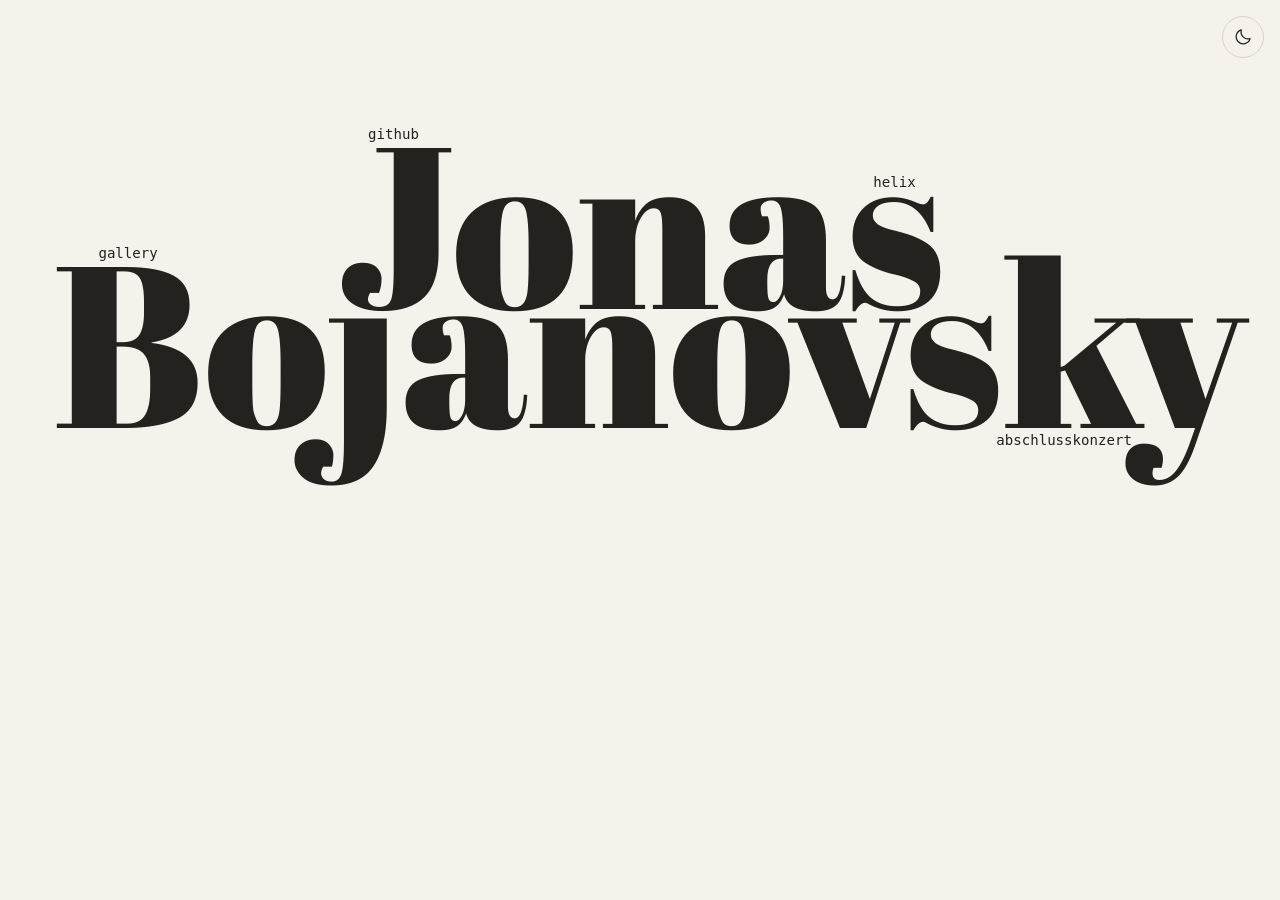
<file: index.html>
<!doctype html>
<html lang="en">
<head>
  <meta charset="utf-8">
  <meta name="viewport" content="width=device-width, initial-scale=1">
  <meta name="description" content="Jonas Bojanovsky — GitHub, gallery, Helix, and Abschlusskonzert.">
  <title>Jonas Bojanovsky</title>
  <link rel="icon" href="https://bojanovsky.at/favicon.ico">
  <link rel="preconnect" href="https://fonts.googleapis.com">
  <link rel="preconnect" href="https://fonts.gstatic.com" crossorigin>
  <link href="https://fonts.googleapis.com/css2?family=Abril+Fatface&display=swap" rel="stylesheet">
  <style>
    /* GLOBAL SETTINGS. Link text, destinations, descriptions, and letter indexes
       live together in the navigation below (indexes count from zero). */
    :root {
      --name-font: "Abril Fatface", serif;
      --name-size: 18vw;
      --name-line-height: 1.08ex;
      --surname-offset: 1.5vw;
      --link-font: monospace;
      --link-size: clamp(13px, 1.1vw, 22px);
      --hover-scale: 1.03;
      --label-gap: 3px;
      --label-travel: 12px;
      --description-width: 20ch;
      --description-opacity: .65;
      --description-size: .82em;
      --motion-duration: 180ms;
      --motion-easing: cubic-bezier(.2, .7, .2, 1);
      --intro-duration: 1000ms; /* Total wave, including the last pulse. */
      --intro-pulse-fraction: .48;
      --list-width: 560px;
      --list-description-width: 32ch;
      --list-padding: 24px;
      --lower-j-clip: .14em;
      --scroll-hint-delay: 2000ms;
      --scroll-hint-size: 24px;
      --scroll-hint-gap: 20px;
      --scroll-hint-opacity: .55;
    }
    body {
      margin: 8px;
      color: var(--foreground);
      background: var(--background);
      font-family: sans-serif;
      -webkit-text-size-adjust: 100%;
    }
    .composition { position: relative; text-align: center; display: flow-root; }
    /* Same font, size, line height, spacer, and default h1 margins as the original.
       Only the lower j's dot is clipped; its stem and descender stay intact. */
    h1 {
      color: var(--name-color);
      font-family: var(--name-font);
      font-weight: 400;
      font-style: normal;
      font-size: var(--name-size);
      line-height: var(--name-line-height);
      cursor: default;
      white-space: nowrap;
    }
    .lower-j { display: inline-block; clip-path: inset(var(--lower-j-clip) -1em -1em -1em); }
    .scroll-hint {
      position: relative;
      height: 0;
      opacity: 0;
      pointer-events: none;
      transition: opacity var(--motion-duration) var(--motion-easing);
    }
    .scroll-hint.is-visible { opacity: var(--scroll-hint-opacity); }
    .scroll-hint svg {
      position: absolute;
      left: 50%;
      top: 0;
      width: var(--scroll-hint-size);
      height: var(--scroll-hint-size);
      transform: translate(-50%, calc(-100% - var(--scroll-hint-gap)));
    }
    .surname-spacer { display: inline-block; width: var(--surname-offset); }
    .links { max-width: var(--list-width); margin: 0 auto 32px; padding: 0 var(--list-padding); text-align: left; }
    .project {
      color: inherit;
      text-decoration: none;
      display: block;
      padding: 20px 0;
      border-top: 1px solid var(--border);
      font-family: var(--link-font);
      font-size: 17px;
      line-height: 1.4;
      -webkit-tap-highlight-color: transparent;
    }
    .project:last-child { border-bottom: 1px solid var(--border); }
    .glyph { display: none; }
    .label, .label-text, .description { display: block; }
    .description {
      margin-top: 5px;
      max-width: var(--list-description-width);
      font-size: var(--description-size);
      opacity: var(--description-opacity);
      font-weight: 400;
    }
    .project:focus-visible { outline: 2px solid var(--accent-color); outline-offset: 5px; }
    .project:active { color: var(--accent-color); }
    @media (min-width: 761px) and (hover: hover) and (pointer: fine) {
      .enhanced .scroll-hint { display: none; }
      .enhanced .source-letter { color: transparent; }
      .enhanced .links { margin: 0; padding: 0; }
      .enhanced .project {
        position: absolute;
        left: var(--x);
        top: var(--y);
        width: var(--width);
        height: var(--height);
        padding: 0;
        border: 0;
        font-size: var(--name-size);
        transform-origin: center;
        transition: color var(--motion-duration) var(--motion-easing), transform var(--motion-duration) var(--motion-easing);
      }
      .enhanced .glyph {
        color: var(--name-color);
        transition: color var(--motion-duration) var(--motion-easing);
        display: block;
        position: absolute;
        top: var(--glyph-offset, 0px);
        left: 0;
        font-family: var(--name-font);
        font-weight: 400;
        line-height: var(--name-line-height);
      }
      .enhanced .label {
        position: absolute;
        left: 50%;
        top: calc(var(--ink-top) - var(--label-gap));
        width: max-content;
        max-width: var(--description-width);
        font-size: var(--link-size);
        line-height: 1.4;
        text-align: center;
        transform: translate(-50%, -100%);
      }
      .enhanced .label-content {
        display: block;
        position: relative;
        transition: transform var(--motion-duration) var(--motion-easing);
      }
      /* This transparent bridge keeps hover active while the label moves. */
      .enhanced .label::after {
        content: "";
        position: absolute;
        inset: calc(-1 * var(--label-travel)) 0 calc(-1 * (var(--label-travel) + var(--label-gap)));
      }
      .enhanced .description {
        position: absolute;
        bottom: calc(100% + 5px);
        left: 50%;
        width: var(--description-width);
        transform: translate(-50%, 4px);
        margin: 0;
        opacity: 0;
        visibility: hidden;
        pointer-events: none;
        transition: opacity var(--motion-duration), transform var(--motion-duration), visibility var(--motion-duration);
      }
      .enhanced .project[data-side="below"] .label {
        top: calc(var(--ink-bottom) + var(--label-gap));
        transform: translate(-50%, 0);
      }
      .enhanced .project[data-side="below"] .description { bottom: auto; top: calc(100% + 5px); }
      .enhanced .project:is(:hover, :focus-visible, .intro-active) { color: var(--accent-color); transform: scale(var(--hover-scale)); }
      .enhanced .project:is(:hover, :focus-visible, .intro-active) .glyph { color: inherit; }
      .enhanced .project:is(:hover, :focus-visible, .intro-active) .label-content { transform: translateY(calc(-1 * var(--label-travel))); }
      .enhanced .project[data-side="below"]:is(:hover, :focus-visible, .intro-active) .label-content { transform: translateY(var(--label-travel)); }
      .enhanced .project:is(:hover, :focus-visible, .intro-active) .description { opacity: var(--description-opacity); visibility: visible; transform: translate(-50%, 0); }
      .enhanced .project:focus-visible { outline: none; }
      .enhanced .project:focus-visible .label-text { outline: 2px solid currentColor; outline-offset: 4px; }
    }
    @media (max-width: 760px), (hover: none), (pointer: coarse) {
      body { margin: 0; }
    }
    @media (prefers-reduced-motion: reduce) {
      :root { --label-travel: 0px; --hover-scale: 1; }
      .scroll-hint { transition: none; }
      .enhanced .project, .enhanced .label-content, .enhanced .description { transition: none; }
      .enhanced .project:is(:hover, :focus-visible, .intro-active) { transform: none; }
      .enhanced .project:is(:hover, :focus-visible, .intro-active) .label-content { transform: none; }
    }
  </style>
  <link rel="stylesheet" href="theme.css">
  <script src="theme.js" defer></script>
</head>
<body>
  <button class="theme-toggle" type="button" hidden>Dark theme</button>
  <main class="composition">
    <h1 aria-label="Jonas Bojanovsky">Jonas<br><span class="surname-spacer"></span>Bojanovsky</h1>
    <div class="scroll-hint" aria-hidden="true"><svg viewBox="0 0 20 20" fill="none"><path d="M10 3v13M5 11l5 5 5-5" stroke="currentColor" stroke-width="1.25" stroke-linecap="round" stroke-linejoin="round"/></svg></div>
    <nav class="links" aria-label="Projects and profiles">
      <a class="project" href="https://github.com/jocelas" target="_blank" data-line="0" data-letter="0" target="_blank" aria-describedby="github-description"><span class="label"><span class="label-content"><span class="label-text">github</span><span class="description" id="github-description">Explore my code and repositories.</span></span></span></a>
      <a class="project" href="https://bojanovsky.at/gallery" data-line="1" data-letter="0" aria-describedby="gallery-description"><span class="label"><span class="label-content"><span class="label-text">gallery</span><span class="description" id="gallery-description">Look at some pictures.</span></span></span></a>
      <a class="project" href="https://bojanovsky.at/helix" data-line="0" data-letter="4" aria-describedby="helix-description"><span class="label"><span class="label-content"><span class="label-text">helix</span><span class="description" id="helix-description">Discover the Helix project.</span></span></span></a>
      <a class="project" href="https://abschlusskonzert.bojanovsky.at" target="_blank" data-line="1" data-letter="8" data-side="below" aria-describedby="concert-description"><span class="label"><span class="label-content"><span class="label-text">abschlusskonzert</span><span class="description" id="concert-description">Watch me play the violin.</span></span></span></a>
    </nav>
  </main>
  <script>
    // Keep the original heading in normal inline text flow. Measure its letters
    // and place interactive copies over them, so animation never changes kerning.
    const composition = document.querySelector('.composition');
    const heading = document.querySelector('h1');
    const projects = [...document.querySelectorAll('.project')];
    const desktop = matchMedia('(min-width: 761px) and (hover: hover) and (pointer: fine)');
    const reducedMotion = matchMedia('(prefers-reduced-motion: reduce)');
    const lines = [...heading.childNodes].filter(node => node.nodeType === Node.TEXT_NODE);
    const canvas = document.createElement('canvas');
    const context = canvas.getContext('2d');
    const records = [];
    // Process right to left to keep the configured character indexes stable.
    [...projects].sort((a, b) => Number(b.dataset.letter) - Number(a.dataset.letter)).forEach(link => {
      const node = lines[Number(link.dataset.line)];
      const character = node.splitText(Number(link.dataset.letter));
      character.splitText(1);
      const source = document.createElement('span');
      source.className = 'source-letter';
      character.replaceWith(source);
      source.append(character);
      const glyph = document.createElement('span');
      glyph.className = 'glyph';
      glyph.setAttribute('aria-hidden', 'true');
      glyph.textContent = character.textContent;
      link.prepend(glyph);
      records.push({link, source, glyph});
    });
    // Isolate the lower j after letter indexes have been resolved.
    const nameText = document.createTreeWalker(heading, NodeFilter.SHOW_TEXT);
    while (nameText.nextNode()) {
      const node = nameText.currentNode;
      const index = node.textContent.indexOf('j');
      if (index < 0) continue;
      const character = node.splitText(index);
      character.splitText(1);
      const lowerJ = document.createElement('span');
      lowerJ.className = 'lower-j';
      character.replaceWith(lowerJ);
      lowerJ.append(character);
      break;
    }
    const scrollHint = document.querySelector('.scroll-hint');
    const links = document.querySelector('.links');
    let hintReady = false;
    let hintDismissed = window.scrollY > 0;
    let previousScrollY = window.scrollY;
    function updateScrollHint() {
      const viewportBottom = window.visualViewport
        ? window.visualViewport.offsetTop + window.visualViewport.height
        : window.innerHeight;
      const listOverflows = links.getBoundingClientRect().bottom > viewportBottom + 1;
      scrollHint.classList.toggle('is-visible', hintReady && !hintDismissed && !desktop.matches && listOverflows);
    }
    window.addEventListener('scroll', () => {
      if (window.scrollY > previousScrollY) hintDismissed = true;
      previousScrollY = window.scrollY;
      updateScrollHint();
    }, {passive: true});
    window.visualViewport?.addEventListener('resize', updateScrollHint);
    new ResizeObserver(updateScrollHint).observe(links);
    function scheduleScrollHint() {
      const delay = getComputedStyle(composition).getPropertyValue('--scroll-hint-delay').trim();
      setTimeout(() => {
        hintReady = true;
        updateScrollHint();
      }, parseFloat(delay) * (delay.endsWith('ms') ? 1 : 1000));
    }
    if (document.readyState === 'complete') scheduleScrollHint();
    else window.addEventListener('load', scheduleScrollHint, {once: true});
    function textBounds(element) {
      const range = document.createRange();
      range.selectNodeContents(element);
      return range.getBoundingClientRect();
    }
    function layout() {
      composition.classList.toggle('enhanced', desktop.matches);
      updateScrollHint();
      if (!desktop.matches) return;
      const parent = composition.getBoundingClientRect();
      const style = getComputedStyle(heading);
      context.font = `${style.fontWeight} ${style.fontSize} ${style.fontFamily}`;
      records.forEach(({link, source, glyph}) => {
        const rect = textBounds(source);
        link.style.setProperty('--x', `${rect.left - parent.left}px`);
        link.style.setProperty('--y', `${rect.top - parent.top}px`);
        link.style.setProperty('--width', `${rect.width}px`);
        link.style.setProperty('--height', `${rect.height}px`);
        glyph.style.setProperty('--glyph-offset', '0px');
        const copy = textBounds(glyph);
        glyph.style.setProperty('--glyph-offset', `${rect.top - copy.top}px`);
        const metrics = context.measureText(source.textContent);
        const ascent = metrics.fontBoundingBoxAscent ?? parseFloat(style.fontSize) * .9;
        link.style.setProperty('--ink-top', `${ascent - metrics.actualBoundingBoxAscent}px`);
        link.style.setProperty('--ink-bottom', `${ascent + metrics.actualBoundingBoxDescent}px`);
      });
    }
    function intro() {
      if (!desktop.matches || reducedMotion.matches) return;
      const settings = getComputedStyle(composition);
      const time = settings.getPropertyValue('--intro-duration').trim();
      const total = parseFloat(time) * (time.endsWith('ms') ? 1 : 1000);
      const fraction = Math.min(1, Math.max(.1, parseFloat(settings.getPropertyValue('--intro-pulse-fraction'))));
      const pulse = total * fraction;
      // Project the actual letter centers onto a top-left → bottom-right diagonal.
      const positions = records.map(({link}) => {
        const rect = link.getBoundingClientRect();
        return {link, distance: rect.left + rect.width / 2 + rect.top + rect.height / 2};
      });
      const start = Math.min(...positions.map(item => item.distance));
      const span = Math.max(...positions.map(item => item.distance)) - start || 1;
      positions.forEach(({link, distance}) => {
        const delay = (distance - start) / span * (total - pulse);
        setTimeout(() => {
          if (!desktop.matches || reducedMotion.matches) return;
          link.style.setProperty('--motion-duration', `${pulse / 2}ms`);
          link.classList.add('intro-active');
          setTimeout(() => link.classList.remove('intro-active'), pulse / 2);
          setTimeout(() => link.style.removeProperty('--motion-duration'), pulse);
        }, delay);
      });
    }
    let frame;
    window.addEventListener('resize', () => {
      cancelAnimationFrame(frame);
      frame = requestAnimationFrame(layout);
    });
    desktop.addEventListener('change', layout);
    layout();
    document.fonts.ready.then(() => { layout(); requestAnimationFrame(intro); });
  </script>
</body>
</html>
</file>
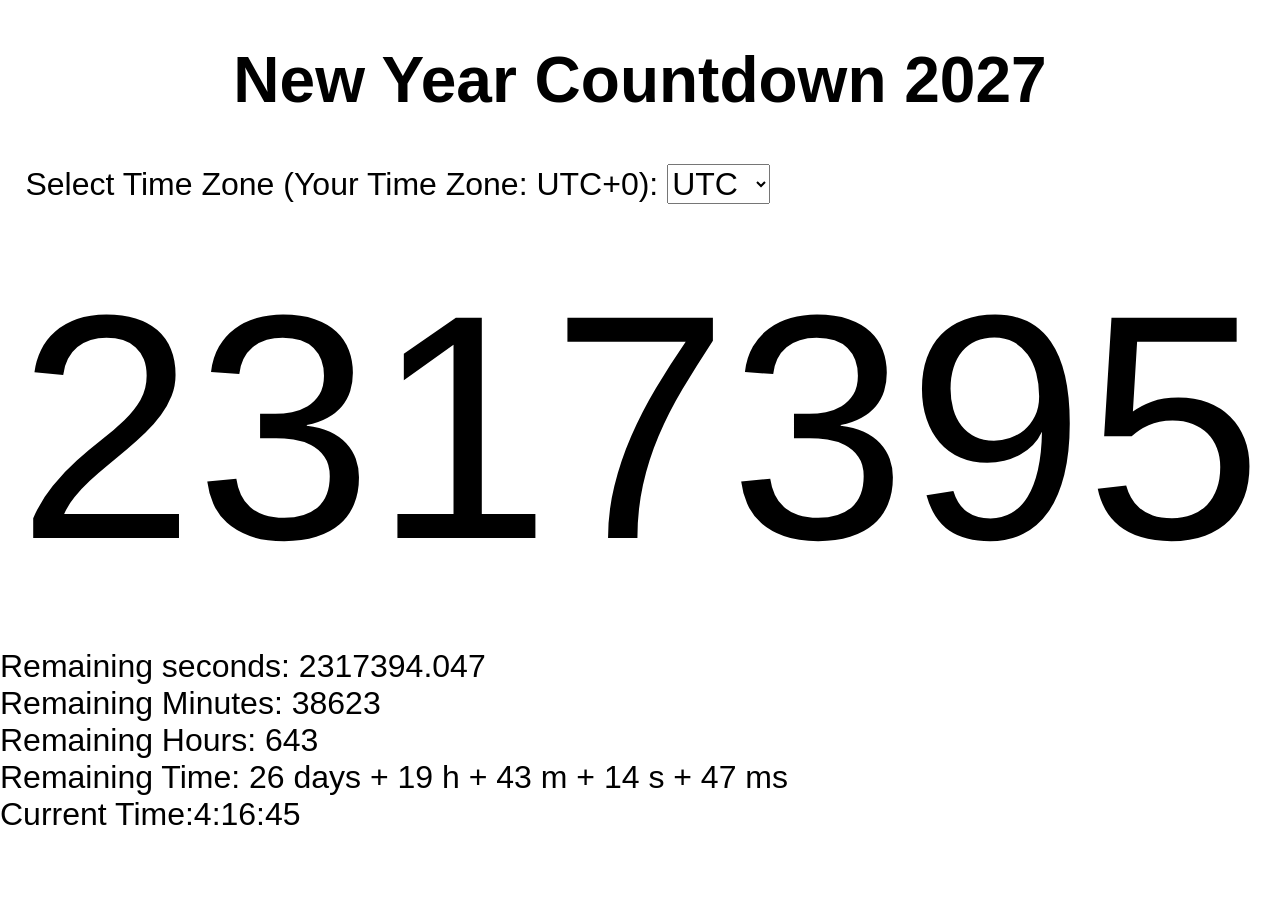
<file: countdown/index.html>
<!DOCTYPE html>
<html lang="en">
<head>
	<link rel="icon" type="image/x-icon" href="../favicon.ico">
  <meta charset="UTF-8">
  <title>New Year Countdown</title>
  <style>
  
    body {
      font-family: 'Arial', sans-serif;
	  font-size:200%;
	  margin: auto;
	  width: 100vw;
	  overflow-wrap: break-word;
	  	  text-align:center

    }
	
	#countdown {
		text-align: left;
		margin: auto;
		margin-bottom: 0cm;
	
	
	select{
		line-height: 200%;
		padding:50px;
	}
  </style>
</head>
<body>

<h1 id = "title">New Year Countdown</h1>
<label for="timezone">Select Time Zone 	<span id='yourtimezone'></span>: </label>
<select id="timezone" style='font-size:inherit'>
  <option selected="selected" value="0">UTC</option>
  <option value="1">+1</option>
  <option value="2">+2</option>
  <option value="3">+3</option>
  <option value="4">+4</option>
  <option value="5">+5</option>
  <option value="6">+6</option>
  <option value="7">+7</option>
  <option value="8">+8</option>
  <option value="9">+9</option>
  <option value="10">+10</option>
  <option value="11">+11</option>
  <option value="12">+12</option>
  <option value="13">+13</option>
  <option value="-1">-1</option>
  <option value="-2">-2</option>
  <option value="-3">-3</option>
  <option value="-4">-4</option>
  <option value="-5">-5</option>
  <option value="-6">-6</option>
  <option value="-7">-7</option>
  <option value="-8">-8</option>
  <option value="-9">-9</option>
  <option value="-10">-10</option>	
  <option value="-11">-11</option>
  <option value="-12">-12</option>
  <option value="-13">-13</option>
  <option value='other'>Other</option>
</select>
<span id = 'other' > <input  style='font-size:inherit' step = '1' placeholder = '0' type='number' id='othertz' oninput='settz();'>   <input  style='font-size:inherit; padding: 14px; height:1em; width:1em' id = 'half' type='checkbox' oninput='settz();'>+ 1/2</span>

<div style = 'font-size: 10em; display:block; overflow: nowrap; height: auto;' class ='mega' id="mega"></div>

<div id="countdown"></div>
</>
<script>
var timeZone = new Number();
var halfmin = 0; //half-timezone minutes

function settz(){
	timeZone = document.getElementById('othertz').value;
	var half = document.getElementById('half').checked;
	if (half == true){
		halfmin = 30;
	} else {
		halfmin = 0;
	}
}


function updateCountdown() {
	const countdownElement = document.getElementById('countdown');
	const timezoneSelector = document.getElementById('timezone');
	const selectedTimezone = timezoneSelector.value;
	const other = document.getElementById('other');
	
	
	if (selectedTimezone == 'other') {
		other.style.visibility = 'initial';
	} else {
		other.style.visibility = 'hidden';
		timeZone = selectedTimezone;
		halfmin=0;
	}
	

	
	var date = new Date(); //the date in computer time zone
	var now = Date.now(); //milliseconds in computer time zone
	diff = date.getTimezoneOffset()*60000; //offset from UTC in milliseconds
	now = now+diff; //Milliseconds to be displayed in UTC
	utcdate = new Date(now); //The date in the UTC time zone
	timezonedate = new Date(now+timeZone*3600000+halfmin*60000); //date in time zone set by person
	var nextYear = timezonedate.getFullYear()+1; //The next year in the time zone set by person
	var nextYearDate = new Date(nextYear, 0, 1, -timeZone, -halfmin);	//Date of next year in set time zone
	var seconds = (nextYearDate-now)/1000; //seconds until next year
	var minutes = Math.floor(seconds/60); //minutes
	var hours = Math.floor(minutes/60); //hours
	var days = Math.floor(hours/24); //days
	
	restHours = Math.floor(hours % 24); //hours since full day
	restMinutes = Math.floor(minutes % 60); //etc.
	restSeconds = Math.floor(seconds % 60);
	restMilliseconds = ((seconds % 60 - restSeconds)*1000).toFixed(0)
	
	
	//display big Countdown
	document.getElementById('mega').innerHTML = Number(Math.ceil(seconds)).toFixed(0);
	
	//display other countdowns
	countdownElement.innerHTML = "<br>Remaining seconds: " + seconds;
	countdownElement.innerHTML += "<br>Remaining Minutes: " + Math.floor(minutes);
	countdownElement.innerHTML += "<br>Remaining Hours: " + Math.floor(hours);
	countdownElement.innerHTML += "<br>Remaining Time: "+ days + " days + " + Math.floor(restHours) +" h + "+ restMinutes +" m + "+restSeconds+" s + " + restMilliseconds + ' ms';
	countdownElement.innerHTML += "<br>Current Time:" + timezonedate.getHours() +":"+timezonedate.getMinutes()+":"+timezonedate.getSeconds();
	
	//display the title with the next year in the set time zone
	document.getElementById('title').innerHTML = 'New Year Countdown ' + nextYear;
	
	//get sign to display (only +, - is automatic)
	var sign = ''
	if (diff <= 0){
		sign = '+';
	}
	//display computer time zone
	document.getElementById('yourtimezone').innerHTML = '(Your Time Zone: UTC'+ sign + -diff/60000/60+')'

  // Update every 1/1000 second
	setTimeout(updateCountdown, 1);
}

// Initial call to start the countdown
updateCountdown();
</script>

</body>
</html>
</file>
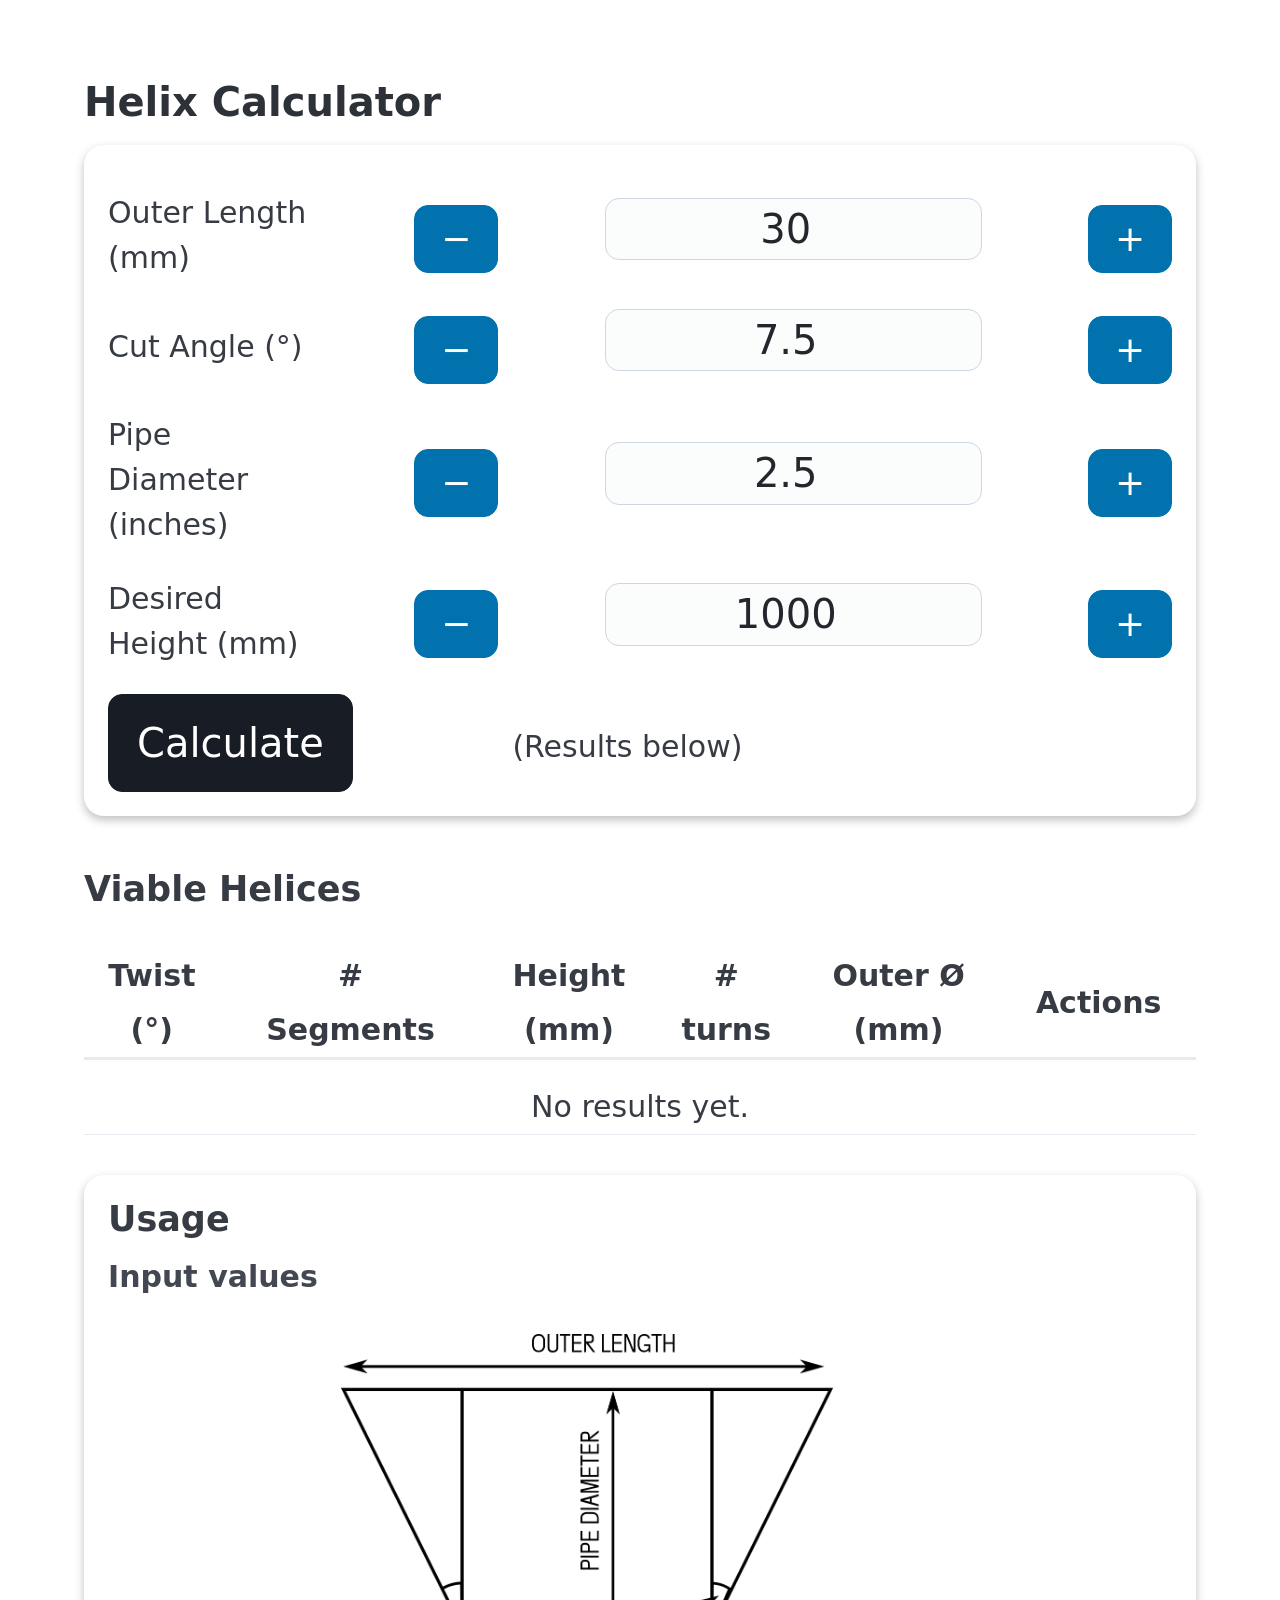
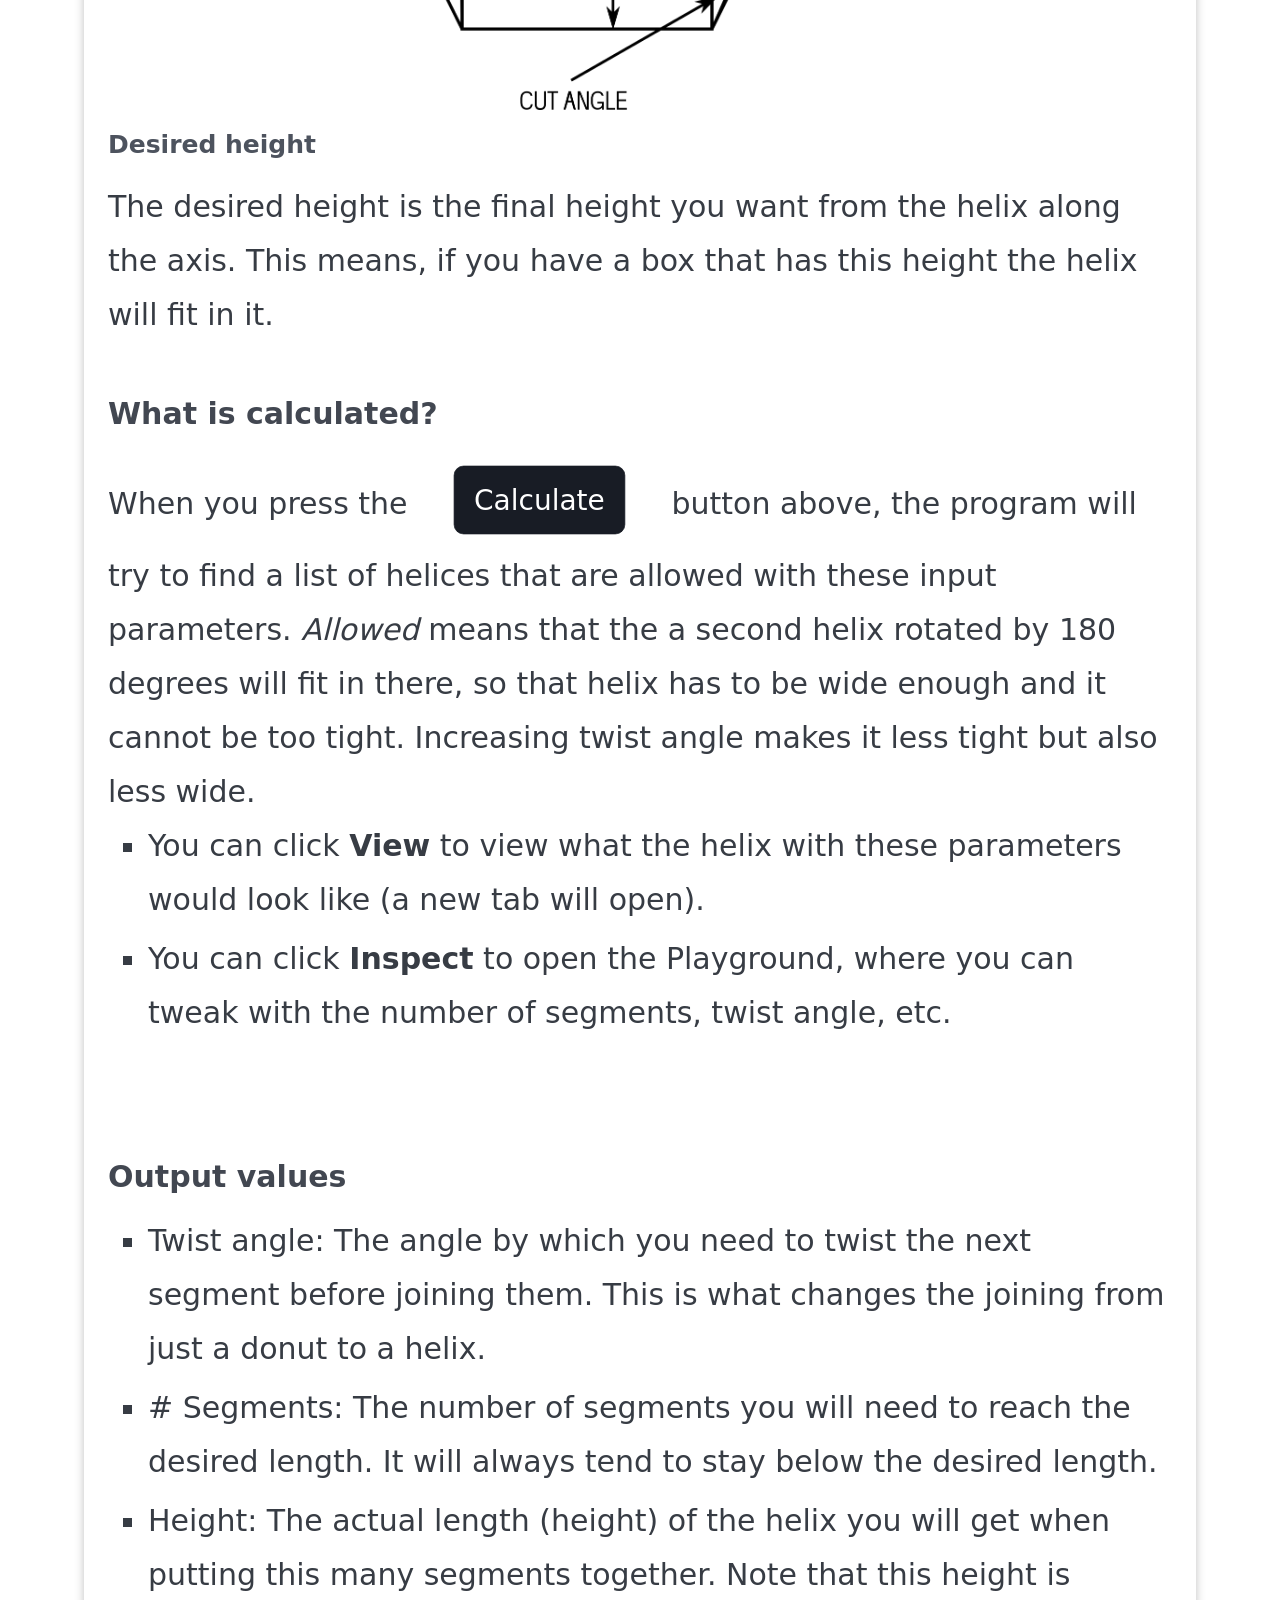
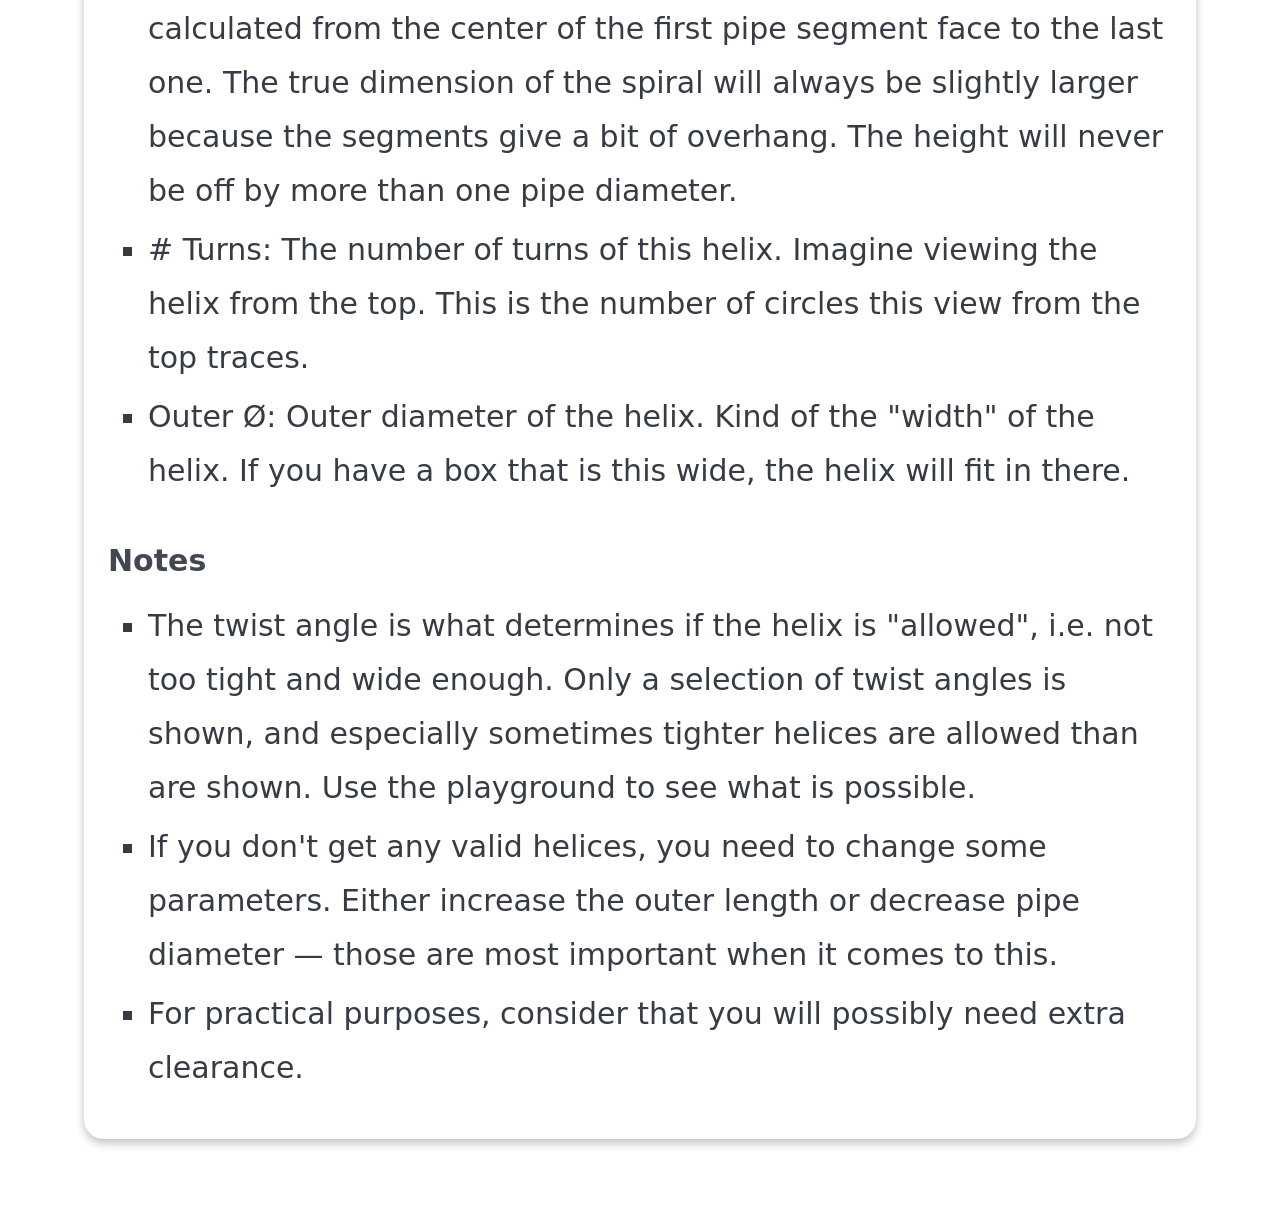
<file: helix/index.html>
<!DOCTYPE html>
<html lang="en">
<head>
  <meta charset="UTF-8">
  <title>Helix Calculator</title>
  <link rel="stylesheet" href="pico.min.css">
  <link rel="stylesheet" href="mobile-friendly.css">
  <style>
  </style>
</head>
<body>
  <main>
    <h1>Helix Calculator</h1>

    <article>
      <div class="input-row">
        <label>Outer Length (mm)</label>
        <button class="small" onclick="changeValue('outerLength', -1)">−</button>
        <input id="outerLength" type="number" value="30" step="0.5">
        <button class="small" onclick="changeValue('outerLength', 1)">+</button>
      </div>

      <div class="input-row">
        <label>Cut Angle (°)</label>
        <button class="small" onclick="changeValue('cutAngle', -0.5)">−</button>
        <input id="cutAngle" type="number" value="7.5" step="0.5">
        <button class="small" onclick="changeValue('cutAngle', 0.5)">+</button>
      </div>

      <div class="input-row">
        <label>Pipe Diameter (inches)</label>
        <button class="small" onclick="changeValue('pipeDiameter', -0.1)">−</button>
        <input id="pipeDiameter" type="number" value="2.5" step="0.1">
        <button class="small" onclick="changeValue('pipeDiameter', 0.1)">+</button>
      </div>

      <div class="input-row">
        <label>Desired Height (mm)</label>
        <button class="small" onclick="changeValue('desiredLength', -10)">−</button>
        <input id="desiredLength" type="number" value="1000" step="10">
        <button class="small" onclick="changeValue('desiredLength', 10)">+</button>
      </div>

      <button id="calcBtn" class="contrast">Calculate</button> <span style="margin-left: 5em">(Results below)</span>
    </article>

    <h2>Viable Helices</h2>
    <div class="scroll-container">
      <table id="resultsTable">
        <thead>
          <tr>
            <th>Twist<br>(°)</th>
            <th>#<br>Segments</th>
            <th>Height<br>(mm)</th>
            <th>#<br>turns</th>
            <th>Outer Ø<br>(mm)</th>
            <th>Actions</th>
          </tr>
        </thead>
        <tbody id="resultsBody">
          <tr><td colspan="6">No results yet.</td></tr>
        </tbody>
      </table>
    </div>
  </main>

  <script src="plotly-3.1.0.min.js"></script>
  <script src="helper_functions.js"></script>
  <script src="plottinghelix.js"></script>
  <script>
    const H = window.HelixHelpers;

    function changeValue(id, delta) {
      const el = document.getElementById(id);
      el.value = (parseFloat(el.value) + delta).toFixed(2);
    }

    function calcHelices() {
      const outerLength = parseFloat(document.getElementById('outerLength').value);
      const cutAngle = parseFloat(document.getElementById('cutAngle').value);
      const pipeDiameterInches = parseFloat(document.getElementById('pipeDiameter').value);
      const desiredLength = parseFloat(document.getElementById('desiredLength').value);

      const pipeDiameter = pipeDiameterInches * 25.4;
      const theta = cutAngle * 2;
      const L = H.center_length_from_outer(outerLength, cutAngle, pipeDiameter);

      const results = H.list_possible_helices(L, theta, pipeDiameter, desiredLength);
      const tbody = document.getElementById('resultsBody');
      tbody.innerHTML = "";

      if (!results.length) {
        tbody.innerHTML = `<tr><td colspan="6">No valid helices found for these parameters.</td></tr>`;
        return;
      }

      for (const row of results) {
        const [tau, Nsegments, actualLength, Nturns, outer_diameter] = row;
        const tr = document.createElement('tr');
        tr.innerHTML = `
          <td>${tau.toFixed(2)}</td>
          <td>${Nsegments}</td>
          <td>${actualLength.toFixed(1)}</td>
          <td>${Nturns.toFixed(2)}</td>
          <td>${outer_diameter.toFixed(1)}</td>
          <td class="actions">
            <button class="visualize-btn" onclick="visualize(${L}, ${theta}, ${tau}, ${Nsegments}, ${pipeDiameter})">View</button>
            <button class="visualize-btn secondary" onclick="inspect(${outerLength}, ${theta}, ${tau}, ${Nsegments}, ${pipeDiameter})">Inspect</button>
          </td>
        `;
        tbody.appendChild(tr);
      }
    }

    function visualize(L, theta, tau, segments, pipeDiameter) {
      const params = new URLSearchParams({ L, theta, tau, segments, pipeDiameter });
      window.open('visualize.html?' + params.toString(), '_blank');
    }

    function inspect(outerLength, theta, tau, segments, pipeDiameter) {
      const params = new URLSearchParams({ outerLength, theta, tau, segments, pipeDiameter });
      window.location.href = 'playground.html?' + params.toString();
    }

    document.getElementById('calcBtn').addEventListener('click', calcHelices);
  </script>


  <article>
    <h2>Usage</h2>
    <h3>Input values</h3>
    <img src = "pipe.png" style = "width: 50%; background-color: white; font-family: sans-serif; padding: 20px; border-radius: 20px; justify-content: center; margin-left: 20%; text-align: center">

    <h4>Desired height</h4>

    The desired height is the final height you want from the helix along the axis.
    This means, if you have a box that has this height the helix will fit in it.
    <br><br>
    <h3>What is calculated?</h3>
    When you press the <button class="contrast" style = "transform: scale(0.7);">Calculate</button> button above, the program will try to find a list of helices that are allowed with these input parameters.
    <i>Allowed</i> means that the a second helix rotated by 180 degrees will fit in there, so that helix has to be wide enough and it cannot be too tight. Increasing twist angle makes it less tight but also less wide.
    
    <ul>
      <li>You can click <b>View</b> to view what the helix with these parameters would look like (a new tab will open).</li>
      <li>You can click <b>Inspect</b> to open the Playground, where you can tweak with the number of segments, twist angle, etc.</li>
    </ul>

    <br>
    <h3>Output values</h3>
    <ul>
      <li>Twist angle: The angle by which you need to twist the next segment before joining them. This is what changes the joining from just a donut to a helix.</li>
      <li># Segments: The number of segments you will need to reach the desired length. It will always tend to stay below the desired length.</li>
      <li>Height: The actual length (height) of the helix you will get when putting this many segments together. Note that this height is calculated from the center of the first pipe segment face to the last one. The true dimension of the spiral will always be slightly larger because the segments give a bit of overhang. The height will never be off by more than one pipe diameter.</li>
      <li># Turns: The number of turns of this helix. Imagine viewing the helix from the top. This is the number of circles this view from the top traces.</li>
      <li>Outer Ø: Outer diameter of the helix. Kind of the "width" of the helix. If you have a box that is this wide, the helix will fit in there.</li>
    </ul>
    
    <h3>Notes</h3>
    <ul>
      <li>The twist angle is what determines if the helix is "allowed", i.e. not too tight and wide enough. Only a selection of twist angles is shown, and especially sometimes tighter helices are allowed than are shown. Use the playground to see what is possible.</li>
      <li>If you don't get any valid helices, you need to change some parameters. Either increase the outer length or decrease pipe diameter &mdash; those are most important when it comes to this.</li>
      <li>For practical purposes, consider that you will possibly need extra clearance.</li>
    </ul>


  </article>
</body>
</html>
</file>
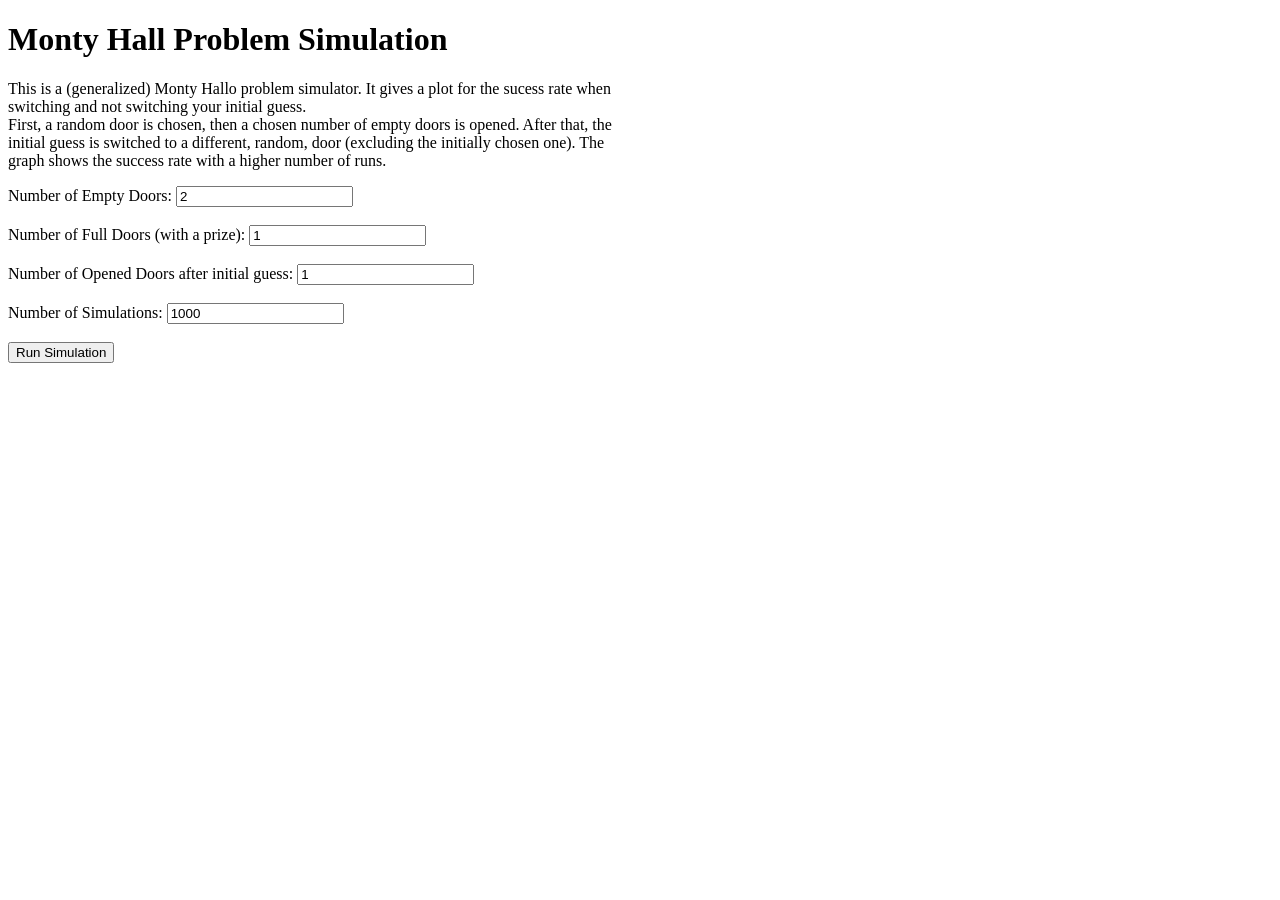
<file: montyhall/index.html>
<!DOCTYPE html>
<html lang="en">
<head>
    <meta charset="UTF-8">
    <meta name="viewport" content="width=device-width, initial-scale=1.0">
    <title>Monty Hall Simulation</title>
    <style>
        #error-message {
            color: rgb(255, 0, 0);
            display: none;
        }

        table {
            border-collapse: collapse; /* Ensures borders don't double between cells */
            width: 100%; /* Optional: makes the table take the full width */
        }

        th, td {
            border: 1px solid black; /* Adds a border around each cell */
            padding: 8px; /* Adds some padding inside cells */
            text-align: left; /* Aligns text to the left */
        }
    </style>
    <script>
        // In this part of the script, the logic of the simulation is written, i.e. the mathematics

        function makeDoors(n, p) {
            // creates an array of 0s and 1s in order. 1 represents full door, 0 empty.
            // Example makeDoors(2,1) = [0,0,1]
            return new Array(n).fill(0).concat(new Array(p).fill(1));
        }

        function randomGuess(doors) {
            // Guesses a random door (number from array), and ouputs the value, as well as the input array doors with the chosen Element removed.
            // The chosen element is removed, so that it cannot be chosen again
            let pos = Math.floor(Math.random() * doors.length);
            let value = doors[pos];
            doors.splice(pos, 1); 
            return [doors, value];
        }

        function runStatistics(empty, full, opened, runs) {
            // runs the Experiment.

            // these arrays will store the number of correct guesses divided by number of total runs so far (i.e. the 'probability')
            // Initial: no switch; Final: yes switch
            let initial = new Array(runs).fill(0);
            let final = new Array(runs).fill(0);

            for (let j = 1; j < runs; j++) {
                // this runs the experiment #runs# number of times

                let doors = makeDoors(empty, full); // initiate array of doors
                [doors, i] = randomGuess(doors); // make initial guess (i is the value of the guess)
                doors = doors.slice(opened); // This is the steps which 'opens' the doors. the first #opened# doors (which all contain 0) are opened, i.e. removed from the array
                [_, f] = randomGuess(doors); // this represents the switch. Since the first guess has removed the initial guess, we prevent 'switching' to the same door

                // these calculate the ratio of successes so far with respect to the index j (the 'probability')
                initial[j] = ((initial[j - 1] * (j - 1)) + i) / j;
                final[j] = ((final[j - 1] * (j - 1)) + f) / j;
            }

            return [initial, final];
        }
        </script>
        <script>
        // This script is concerned with drawing the plot (unnecessary for understanding logic)
        function drawAxes(ctx, width, height, runs) {

            // Axis labels
            ctx.fillStyle = 'black';
            ctx.font = '16px Arial';
            ctx.fillText('Simulations', width / 2 - 40, height - 10);
            ctx.save();
            ctx.translate(20, height / 2 + 40);
            ctx.rotate(-Math.PI / 2);
            ctx.fillText('Success Rate (%)', 0, -5);
            ctx.restore();
            ctx.strokeStyle = 'black';

            // Draw axes with tick marks and labels
            ctx.beginPath();
            ctx.moveTo(50, 50); 
            ctx.lineTo(50, height - 50); 
            ctx.lineTo(width - 50, height - 50);
            ctx.stroke();

            // X-axis ticks and labels (for runs)
            let xTicks = 5;
            let xTickSpacing = (width - 100) / xTicks;
            for (let i = 0; i <= xTicks; i++) {
                let x = 50 + i * xTickSpacing;
                let xLabel = Math.round((i / xTicks) * runs);
                ctx.moveTo(x, height - 50);
                ctx.lineTo(x, height - 45);
                ctx.stroke();
                ctx.fillText(xLabel, x - 10, height - 30);
            }

            // Y-axis ticks and labels (for probabilities)
            let yTicks = 10;
            let yTickSpacing = (height - 100) / yTicks;
            for (let i = 0; i <= yTicks; i++) {
                let y = height - 50 - i * yTickSpacing;
                let yLabel = (i / yTicks)*100;
                ctx.moveTo(50, y);
                ctx.lineTo(55, y);
                ctx.stroke();
                ctx.fillText(yLabel, 20, y + 5);
            }

        }

        function drawChart(initial, final, empty, full, opened, runs) {
            let canvas = document.getElementById('montyHallChart');
            let ctx = canvas.getContext('2d');
            ctx.clearRect(0, 0, canvas.width, canvas.height);

            let width = canvas.width;
            let height = canvas.height;

            drawAxes(ctx, width, height, runs);

            let maxRuns = initial.length;
            let xScale = (width - 100) / maxRuns;
            let yScale = (height - 100);

            // Plot 'final' (switch)
            ctx.strokeStyle = 'blue';
            ctx.beginPath();
            for (let i = 0; i < final.length; i++) {
                let x = 50 + i * xScale;
                let y = height - 50 - final[i] * yScale;
                ctx.lineTo(x, y);
            }
            ctx.stroke();

            // Plot 'initial' (no switch) - ensure only valid data is plotted
            ctx.strokeStyle = 'red';
            ctx.beginPath();
            for (let i = 0; i < initial.length; i++) {
                let x = 50 + i * xScale;
                let y = height - 50 - initial[i] * yScale;
                ctx.lineTo(x, y);
            }
            ctx.stroke();
        }

        function runSimulation() {
            let empty = parseInt(document.getElementById('empty').value);
            let full = parseInt(document.getElementById('full').value);
            let opened = parseInt(document.getElementById('opened').value);
            let runs = parseInt(document.getElementById('runs').value);

            let errorMessage = document.getElementById('error-message');
            if (opened >= empty) {
                errorMessage.style.display = 'block';
                return;
            } else {
                errorMessage.style.display = 'none';
            }

            let [initial, final] = runStatistics(empty, full, opened, runs);

            document.getElementById('nores').innerHTML = (initial[runs-1]*100).toFixed(2)+ ' %';
            document.getElementById('yesres').innerHTML = (final[runs-1]*100).toFixed(2) + ' %';
            document.getElementById('results').style.display = "block";

            drawChart(initial, final, empty, full, opened, runs);

            document.getElementById('description').innerHTML = `Monty Hall simulation with ${empty} empty doors, ${full} full door(s) (with a prize), and ${opened} door(s) opened before the switch. <br>Blue Line: Switching, Red Line: Not Switching`;
        }
    </script>
</head>
<body>
    <h1>Monty Hall Problem Simulation</h1>
    <p style = 'width: 50%'>
    This is a (generalized) Monty Hallo problem simulator. It gives a plot for the sucess rate when switching and not switching your initial guess.<br>
    First, a random door is chosen, then a chosen number of empty doors is opened. After that, the initial guess is switched to a different, random, door (excluding the initially chosen one).
    The graph shows the success rate with a higher number of runs.
    </p>
    <form id="montyHallForm">
        <label for="empty">Number of Empty Doors:</label>
        <input type="number" id="empty" value="2" min="1" required><br><br>
        
        <label for="full">Number of Full Doors (with a prize):</label>
        <input type="number" id="full" value="1" min="1" required><br><br>
        
        <label for="opened">Number of Opened Doors after initial guess:</label>
        <input type="number" id="opened" value="1" min="0" required><br><br>

        <label for="runs">Number of Simulations:</label>
        <input type="number" id="runs" value="1000" min="1" required><br><br>

        <button type="button" onclick="runSimulation()">Run Simulation</button>
    </form>

    <p id="description", style = "width: 50%"></p> 
    <p id="error-message">Error: The number of opened doors must be less than the number of empty doors!</p>
    <table id="results" style = "display: none;">
        <tr>
            <th>No switch</th>
            <th>Switch</th>
        </tr>
        <tr>
            <td id="nores"></td>
            <td id="yesres"></td>
        </tr>
    </table>
    <canvas id="montyHallChart" width="600" height="400"></canvas>
    </body>
</html>
</file>
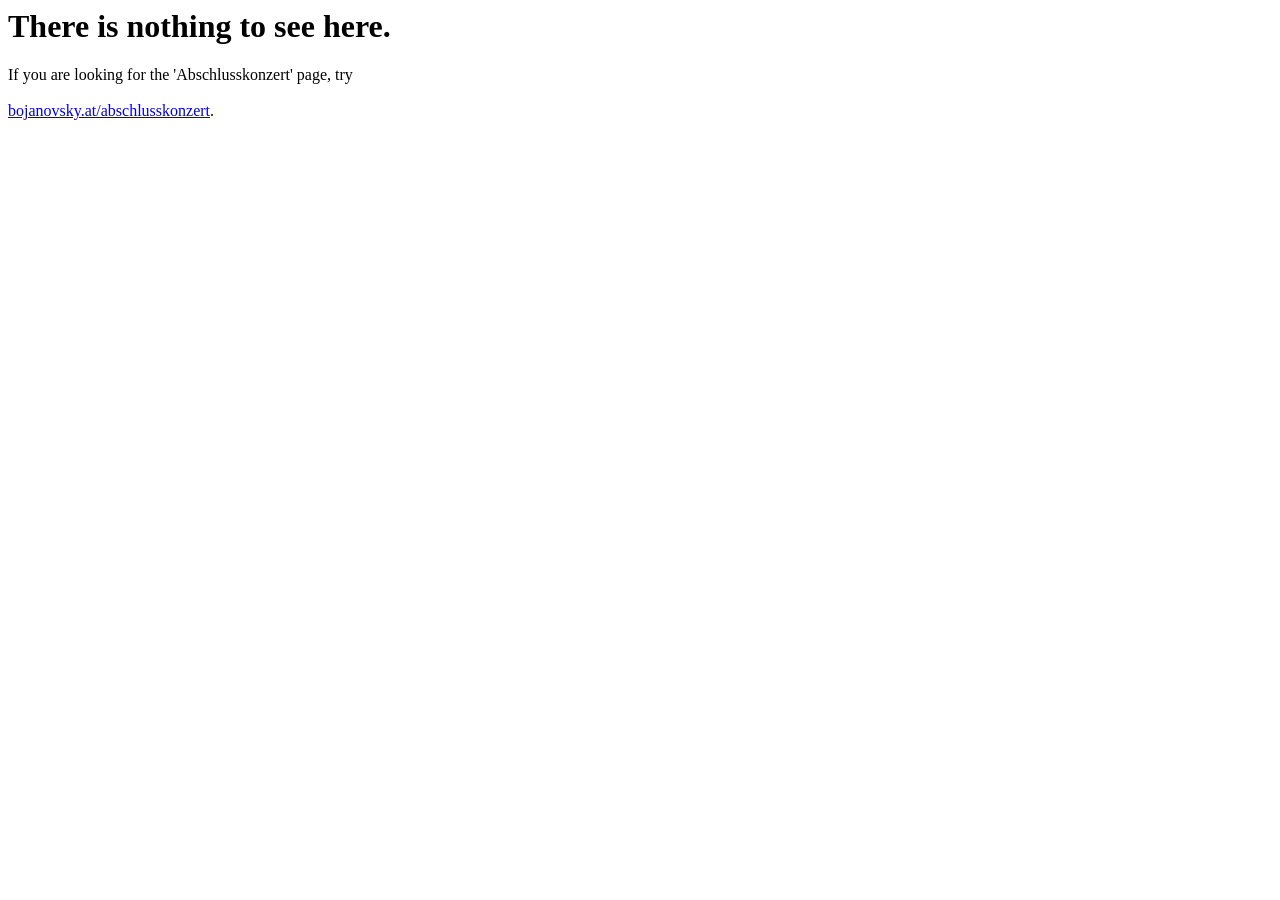
<file: test/concert/index.html>
<head>
	
	<title>There is nothing here</title>
	
</head>

<body>
	<h1>
		There is nothing to see here.
	</h1>
	
	If you are looking for the 'Abschlusskonzert' page, try <br><br>
	<a href="https://bojanovsky.at/abschlusskonzert" target="_blank">bojanovsky.at/abschlusskonzert</a>.
</body>
</file>
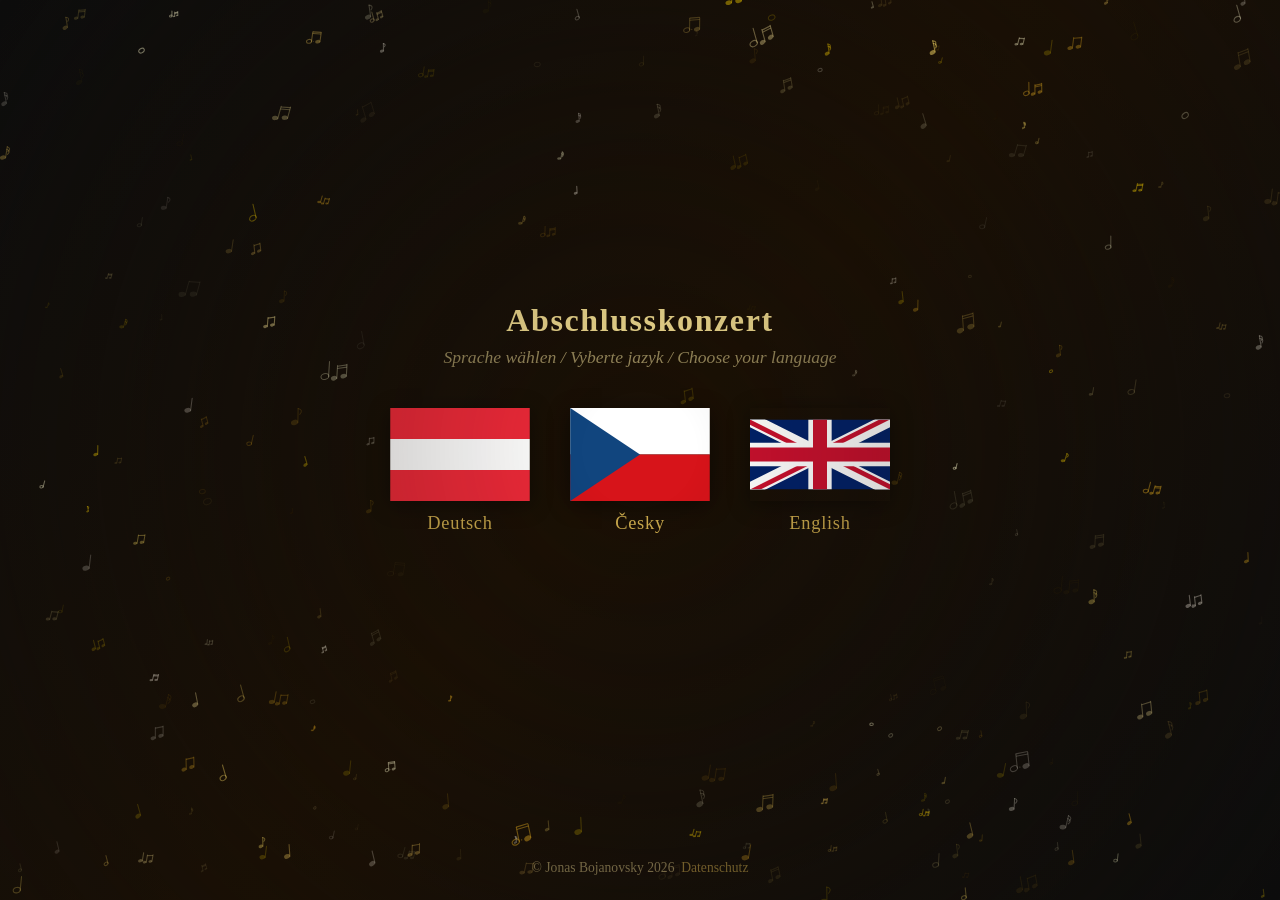
<file: test/nlSOwiDUid/index.html>
<!doctype html>
<html lang="en">
  <head>
    <meta charset="UTF-8" />
    <meta name="viewport" content="width=device-width, initial-scale=1.0" />
    <title>Abschlusskonzert – Jonas Bojanovsky</title>
    <link rel="stylesheet" href="tools/invitation.css" />
    <style>
      * {
        margin: 0;
        padding: 0;
        box-sizing: border-box;
      }

      body {
        min-height: 100vh;
        display: flex;
        flex-direction: column;
        align-items: center;
        justify-content: center;
        background: linear-gradient(
          135deg,
          #0d0d0d 0%,
          #1a1005 50%,
          #0d0d0d 100%
        );
        background-attachment: fixed;
        font-family: "Georgia", "Times New Roman", serif;
        color: #f5eedd;
      }

      .container {
        flex: 1;
        display: flex;
        flex-direction: column;
        align-items: center;
        justify-content: center;
        padding: 2rem;
        width: 100%;
        max-width: 900px;
      }

      h1 {
        font-size: 2rem;
        margin-bottom: 0.5rem;
        text-align: center;
        letter-spacing: 0.05em;
        color: #e8d48b;
      }

      .subtitle {
        font-size: 1.1rem;
        margin-bottom: 2.5rem;
        opacity: 0.85;
        color: #a89968;
        text-align: center;
        font-style: italic;
      }

      .flags {
        display: flex;
        gap: 2.5rem;
        flex-wrap: wrap;
        justify-content: center;
      }

      .flag-link {
        text-decoration: none;
        color: #f5eedd;
        display: flex;
        flex-direction: column;
        align-items: center;
        gap: 0.75rem;
        transition:
          transform 0.25s ease,
          opacity 0.25s ease;
      }

      .flag-link:hover {
        transform: scale(1.08);
        cursor: none;
      }

      .flag-link:active {
        transform: scale(0.97);
      }

      .flag {
        width: 140px;
        height: 93px;
        border-radius: 0;
        box-shadow: 0 4px 20px rgba(0, 0, 0, 0.4);
        overflow: hidden;
        border: none;
      }

      .flag svg {
        width: 100%;
        height: 100%;
        display: block;
      }

      .lang-label {
        font-size: 1.15rem;
        letter-spacing: 0.04em;
        color: #c9a84c;
      }

      /* Phone adjustments */
      @media (max-width: 600px) {
        h1 {
          font-size: 1.5rem;
        }
        .subtitle {
          font-size: 0.95rem;
          margin-bottom: 2rem;
        }
        .flags {
          gap: 1.8rem;
        }
        .flag {
          width: 110px;
          height: 73px;
        }

        .flags a:hover{
            cursor: none;
        }

        .flags:hover{
            cursor: none;
        }

        .lang-label {
          font-size: 1rem;
        }
    }
    </style>
  </head>
  <body>
    <div class="container">
      <h1>Abschlusskonzert</h1>
      <p class="subtitle">
        Sprache wählen / Vyberte jazyk / Choose your language
      </p>

      <div class="flags">
        <!-- Deutsch – Austria flag -->
        <a href="deutsch/" class="flag-link" title="Deutsch">
          <div class="flag">
            <svg viewBox="0 0 3 2" xmlns="http://www.w3.org/2000/svg">
              <rect width="3" height="0.6667" fill="#ED2939" />
              <rect y="0.6667" width="3" height="0.6667" fill="#FFFFFF" />
              <rect y="1.3333" width="3" height="0.6667" fill="#ED2939" />
            </svg>
          </div>
          <span class="lang-label">Deutsch</span>
        </a>

        <!-- Česky – Czech flag -->
        <a href="cesky/" class="flag-link" title="Česky">
          <div class="flag">
            <svg viewBox="0 0 3 2" xmlns="http://www.w3.org/2000/svg">
              <rect width="3" height="1" fill="#FFFFFF" />
              <rect y="1" width="3" height="1" fill="#D7141A" />
              <polygon points="0,0 1.5,1 0,2" fill="#11457E" />
            </svg>
          </div>
          <span class="lang-label">Česky</span>
        </a>

        <!-- English – UK flag -->
        <a href="english/" class="flag-link" title="English">
          <div class="flag">
            <svg viewBox="0 0 60 30" xmlns="http://www.w3.org/2000/svg">
              <clipPath id="s"><path d="M0,0 v30 h60 v-30 z" /></clipPath>
              <clipPath id="t">
                <path d="M30,15 h30 v15 z v15 h-30 z h-30 v-15 z v-15 h30 z" />
              </clipPath>
              <g clip-path="url(#s)">
                <path d="M0,0 v30 h60 v-30 z" fill="#012169" />
                <path
                  d="M0,0 L60,30 M60,0 L0,30"
                  stroke="#fff"
                  stroke-width="6"
                />
                <path
                  d="M0,0 L60,30 M60,0 L0,30"
                  clip-path="url(#t)"
                  stroke="#C8102E"
                  stroke-width="4"
                />
                <path d="M30,0 v30 M0,15 h60" stroke="#fff" stroke-width="10" />
                <path
                  d="M30,0 v30 M0,15 h60"
                  stroke="#C8102E"
                  stroke-width="6"
                />
              </g>
            </svg>
          </div>
          <span class="lang-label">English</span>
        </a>
      </div>
    </div>

    <footer>
      &copy; Jonas Bojanovsky 2026<span style="display: inline-block; width: 1ch;"></span
        ><a href="data/" target="_blank">Datenschutz</a></span
      >
    </footer>
    <script src="tools/glitter_reveal.js"></script>
  </body>
</html>
</file>
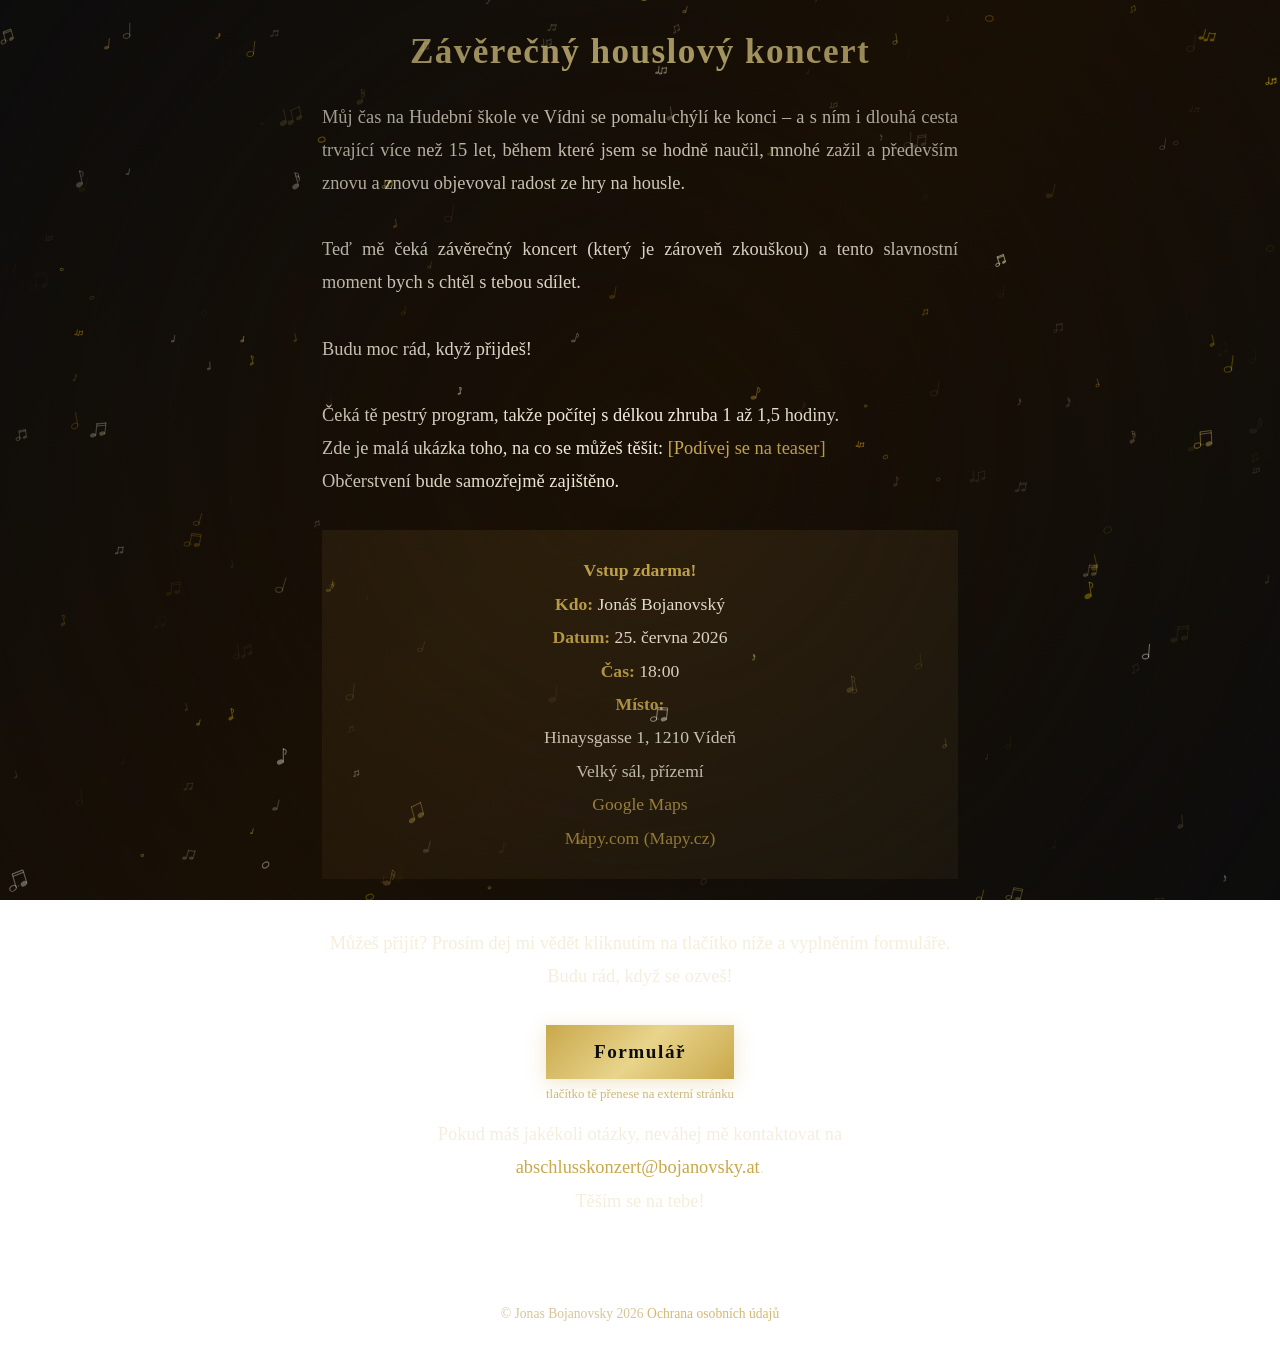
<file: test/nlSOwiDUid/cesky/index.html>
<!doctype html>
<html lang="cs">
  <head>
    <meta charset="UTF-8" />
    <meta name="viewport" content="width=device-width, initial-scale=1.0" />
    <title>Pozvánka – Závěrečný houslový koncert – Jonáš Bojanovský</title>
    <link rel="stylesheet" href="../tools/invitation.css" />
  </head>
  <body>
    <div class="container">
      <h1>Závěrečný houslový koncert</h1>
      <div class="ornament"></div>

      <p class="invitation-text">
        Můj čas na Hudební škole ve Vídni se pomalu chýlí ke konci – a s ním i
        dlouhá cesta trvající více než 15 let, během které jsem se hodně naučil,
        mnohé zažil a především znovu a znovu objevoval radost ze hry na housle.
        <br /><br />
        Teď mě čeká závěrečný koncert (který je zároveň zkouškou) a tento
        slavnostní moment bych s chtěl s tebou sdílet.
        <br /><br />
        Budu moc rád, když přijdeš!
        <br /><br />
        Čeká tě pestrý program, takže počítej s délkou zhruba 1 až 1,5 hodiny.
        <br />
        Zde je malá ukázka toho, na co se můžeš těšit:
        <a
          href="https://youtu.be/eE6sD6bWMwM?si=qVzKKtTUbCauHtlX"
          target="_blank"
          >[Podívej se na teaser]</a
        >
        <br />
        Občerstvení bude samozřejmě zajištěno.
      </p>

      <div class="details">
        <p><strong>Vstup zdarma!</strong></p>
        <p><strong>Kdo:</strong> Jonáš Bojanovský</p>
        <p><strong>Datum:</strong> 25. června 2026</p>
        <p><strong>Čas:</strong> 18:00</p>
        <p>
          <strong>Místo:</strong><br />
          Hinaysgasse 1, 1210 Vídeň<br />Velký sál, přízemí
        </p>
        <p>
          <a href="https://maps.app.goo.gl/Cnn6b3naj1kgLWUm8" target="_blank"
            >Google Maps</a
          >
        </p>
        <p>
          <a href="https://mapy.com/s/durekepela" target="_blank"
            >Mapy.com (Mapy.cz)</a
          >
        </p>
      </div>

      <div class="rsvp-section">
        <p class="text">
          Můžeš přijít? Prosím dej mi vědět kliknutím na tlačítko níže a
          vyplněním formuláře. Budu rád, když se ozveš!
        </p>
        <a href="https://form.jotform.com/260783367930061" class="rsvp-btn"
          >Formulář</a
        >
        <div class="disclaimer">tlačítko tě přenese na externí stránku</div>
      </div>

      <p class="text">
        Pokud máš jakékoli otázky, neváhej mě kontaktovat na
        <a href="mailto:abschlusskonzert@bojanovsky.at"
          >abschlusskonzert@bojanovsky.at</a
        >.
        <br />
        Těším se na tebe!
      </p>
    </div>

    <footer>
      &copy; Jonas Bojanovsky 2026
      <span style="display: inline-block"
        ><a href="../data" target="_blank">Ochrana osobních údajů</a></span
      >
    </footer>
    <script src="../tools/glitter_reveal.js"></script>
  </body>
</html>
</file>
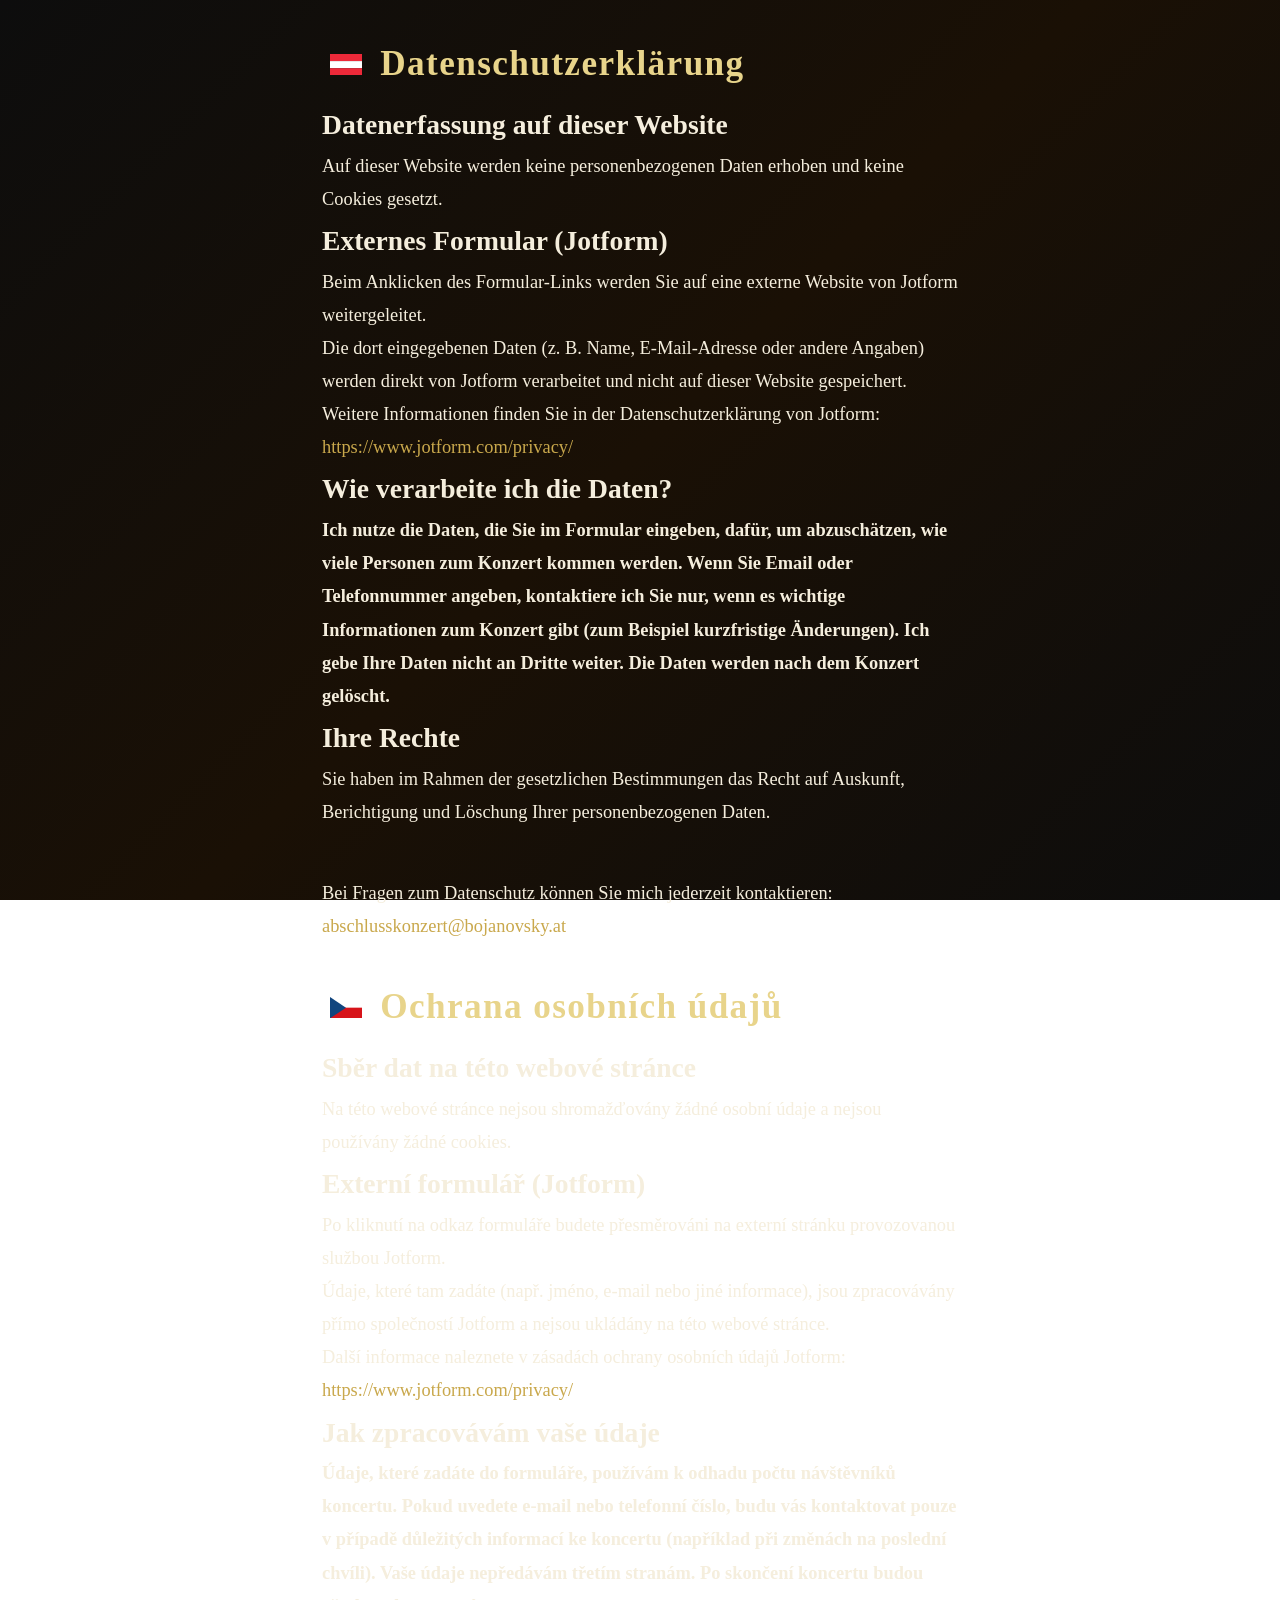
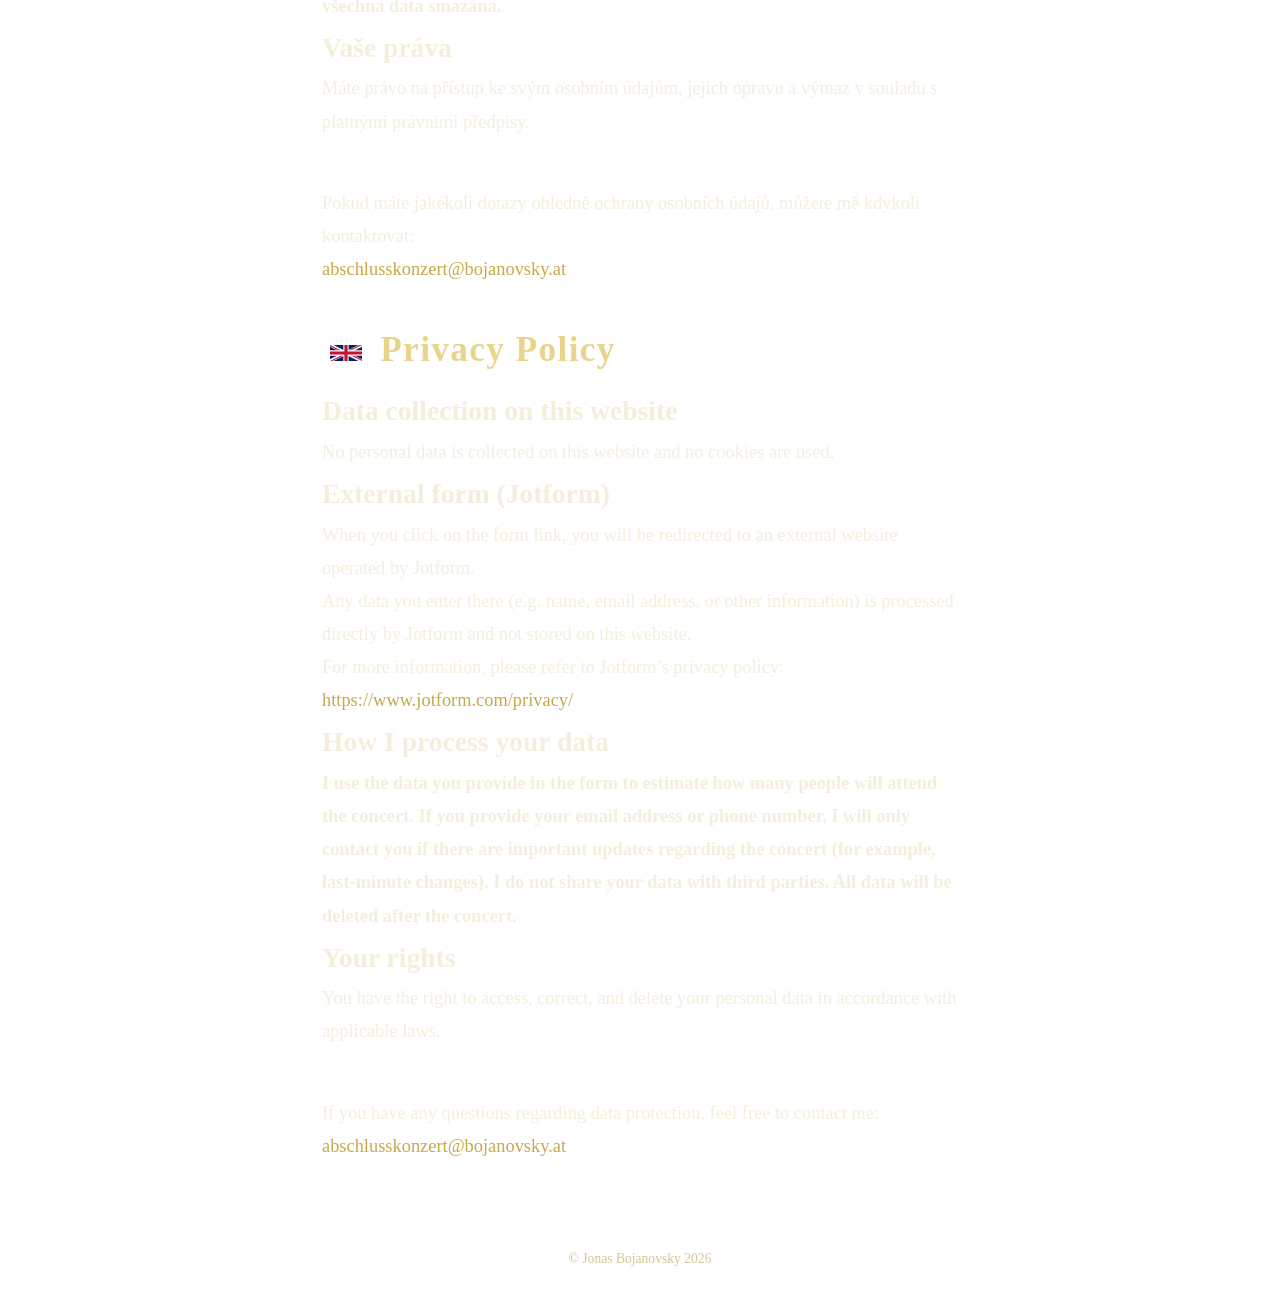
<file: test/nlSOwiDUid/data/index.html>
<!doctype html>
<html lang="en">
  <head>
    <meta charset="UTF-8" />
    <meta name="viewport" content="width=device-width, initial-scale=1.0" />
    <title>
      Datenschutzerklärung – Violin Graduation Concert – Jonas Bojanovsky
    </title>
    <link rel="stylesheet" href="../tools/invitation.css" />
    <style>
      /* *, body{
            cursor: default;
        } */

      .container {
        text-align: left;
      }

      .text {
        display: block;
      }

      /* :hover{
            cursor: default;
        } */

      .verysmall {
        display: inline-block;
        width: 2rem;
        margin: 0 0.5rem;
      }
    </style>
  </head>
  <body>
    <div class="container">
      <div class="text">
        <h1>
          <div class="flag, verysmall">
            <svg viewBox="0 0 3 2" xmlns="http://www.w3.org/2000/svg">
              <rect width="3" height="0.6667" fill="#ED2939" />
              <rect y="0.6667" width="3" height="0.6667" fill="#FFFFFF" />
              <rect y="1.3333" width="3" height="0.6667" fill="#ED2939" />
            </svg>
          </div>
          Datenschutzerklärung
        </h1>

        <h2>Datenerfassung auf dieser Website</h2>
        <p>
          Auf dieser Website werden keine personenbezogenen Daten erhoben und
          keine Cookies gesetzt.
        </p>

        <h2>Externes Formular (Jotform)</h2>
        <p>
          Beim Anklicken des Formular-Links werden Sie auf eine externe Website
          von Jotform weitergeleitet.
        </p>
        <p>
          Die dort eingegebenen Daten (z. B. Name, E-Mail-Adresse oder andere
          Angaben) werden direkt von Jotform verarbeitet und nicht auf dieser
          Website gespeichert.
        </p>
        <p>
          Weitere Informationen finden Sie in der Datenschutzerklärung von
          Jotform:
          <br />
          <a
            href="https://www.jotform.com/privacy/"
            target="_blank"
            rel="noopener noreferrer"
          >
            https://www.jotform.com/privacy/
          </a>
        </p>

        <h2>Wie verarbeite ich die Daten?</h2>
        <p>
          <b>
            Ich nutze die Daten, die Sie im Formular eingeben, dafür, um
            abzuschätzen, wie viele Personen zum Konzert kommen werden. Wenn Sie
            Email oder Telefonnummer angeben, kontaktiere ich Sie nur, wenn es
            wichtige Informationen zum Konzert gibt (zum Beispiel kurzfristige
            Änderungen). Ich gebe Ihre Daten nicht an Dritte weiter. Die Daten
            werden nach dem Konzert gelöscht.
          </b>
        </p>

        <h2>Ihre Rechte</h2>
        <p>
          Sie haben im Rahmen der gesetzlichen Bestimmungen das Recht auf
          Auskunft, Berichtigung und Löschung Ihrer personenbezogenen Daten.
        </p>
        <!-- gap -->
        <div style="height: 3rem"></div>
        <p>
          Bei Fragen zum Datenschutz können Sie mich jederzeit kontaktieren:
          <br />
          <a href="mailto:abschlusskonzert@bojanovsky.at"
            >abschlusskonzert@bojanovsky.at</a
          >
        </p>
      </div>

      <div class="text">
        <h1>
          <div class="flag, verysmall">
            <svg viewBox="0 0 3 2" xmlns="http://www.w3.org/2000/svg">
              <rect width="3" height="1" fill="#FFFFFF" />
              <rect y="1" width="3" height="1" fill="#D7141A" />
              <polygon points="0,0 1.5,1 0,2" fill="#11457E" />
            </svg>
          </div>
          Ochrana osobních údajů
        </h1>

        <h2>Sběr dat na této webové stránce</h2>
        <p>
          Na této webové stránce nejsou shromažďovány žádné osobní údaje a
          nejsou používány žádné cookies.
        </p>

        <h2>Externí formulář (Jotform)</h2>
        <p>
          Po kliknutí na odkaz formuláře budete přesměrováni na externí stránku
          provozovanou službou Jotform.
        </p>
        <p>
          Údaje, které tam zadáte (např. jméno, e-mail nebo jiné informace),
          jsou zpracovávány přímo společností Jotform a nejsou ukládány na této
          webové stránce.
        </p>
        <p>
          Další informace naleznete v zásadách ochrany osobních údajů Jotform:
          <br />
          <a
            href="https://www.jotform.com/privacy/"
            target="_blank"
            rel="noopener noreferrer"
          >
            https://www.jotform.com/privacy/
          </a>
        </p>

        <h2>Jak zpracovávám vaše údaje</h2>
        <p>
          <b>
            Údaje, které zadáte do formuláře, používám k odhadu počtu
            návštěvníků koncertu. Pokud uvedete e-mail nebo telefonní číslo,
            budu vás kontaktovat pouze v případě důležitých informací ke
            koncertu (například při změnách na poslední chvíli). Vaše údaje
            nepředávám třetím stranám. Po skončení koncertu budou všechna data
            smazána.
          </b>
        </p>

        <h2>Vaše práva</h2>
        <p>
          Máte právo na přístup ke svým osobním údajům, jejich opravu a výmaz v
          souladu s platnými právními předpisy.
        </p>

        <div style="height: 3rem"></div>

        <p>
          Pokud máte jakékoli dotazy ohledně ochrany osobních údajů, můžete mě
          kdykoli kontaktovat:
          <br />
          <a href="mailto:abschlusskonzert@bojanovsky.at"
            >abschlusskonzert@bojanovsky.at</a
          >
        </p>
      </div>

      <div class="text">
        <h1>
          <div class="flag, verysmall">
            <svg viewBox="0 0 60 30" xmlns="http://www.w3.org/2000/svg">
              <clipPath id="s"><path d="M0,0 v30 h60 v-30 z" /></clipPath>
              <clipPath id="t">
                <path d="M30,15 h30 v15 z v15 h-30 z h-30 v-15 z v-15 h30 z" />
              </clipPath>
              <g clip-path="url(#s)">
                <path d="M0,0 v30 h60 v-30 z" fill="#012169" />
                <path
                  d="M0,0 L60,30 M60,0 L0,30"
                  stroke="#fff"
                  stroke-width="6"
                />
                <path
                  d="M0,0 L60,30 M60,0 L0,30"
                  clip-path="url(#t)"
                  stroke="#C8102E"
                  stroke-width="4"
                />
                <path d="M30,0 v30 M0,15 h60" stroke="#fff" stroke-width="10" />
                <path
                  d="M30,0 v30 M0,15 h60"
                  stroke="#C8102E"
                  stroke-width="6"
                />
              </g>
            </svg>
          </div>
          Privacy Policy
        </h1>

        <h2>Data collection on this website</h2>
        <p>
          No personal data is collected on this website and no cookies are used.
        </p>

        <h2>External form (Jotform)</h2>
        <p>
          When you click on the form link, you will be redirected to an external
          website operated by Jotform.
        </p>
        <p>
          Any data you enter there (e.g. name, email address, or other
          information) is processed directly by Jotform and not stored on this
          website.
        </p>
        <p>
          For more information, please refer to Jotform’s privacy policy:
          <br />
          <a
            href="https://www.jotform.com/privacy/"
            target="_blank"
            rel="noopener noreferrer"
          >
            https://www.jotform.com/privacy/
          </a>
        </p>

        <h2>How I process your data</h2>
        <p>
          <b>
            I use the data you provide in the form to estimate how many people
            will attend the concert. If you provide your email address or phone
            number, I will only contact you if there are important updates
            regarding the concert (for example, last-minute changes). I do not
            share your data with third parties. All data will be deleted after
            the concert.
          </b>
        </p>

        <h2>Your rights</h2>
        <p>
          You have the right to access, correct, and delete your personal data
          in accordance with applicable laws.
        </p>

        <div style="height: 3rem"></div>

        <p>
          If you have any questions regarding data protection, feel free to
          contact me:
          <br />
          <a href="mailto:abschlusskonzert@bojanovsky.at"
            >abschlusskonzert@bojanovsky.at</a
          >
        </p>
      </div>
    </div>

    <footer>&copy; Jonas Bojanovsky 2026</footer>
  </body>
</html>
</file>
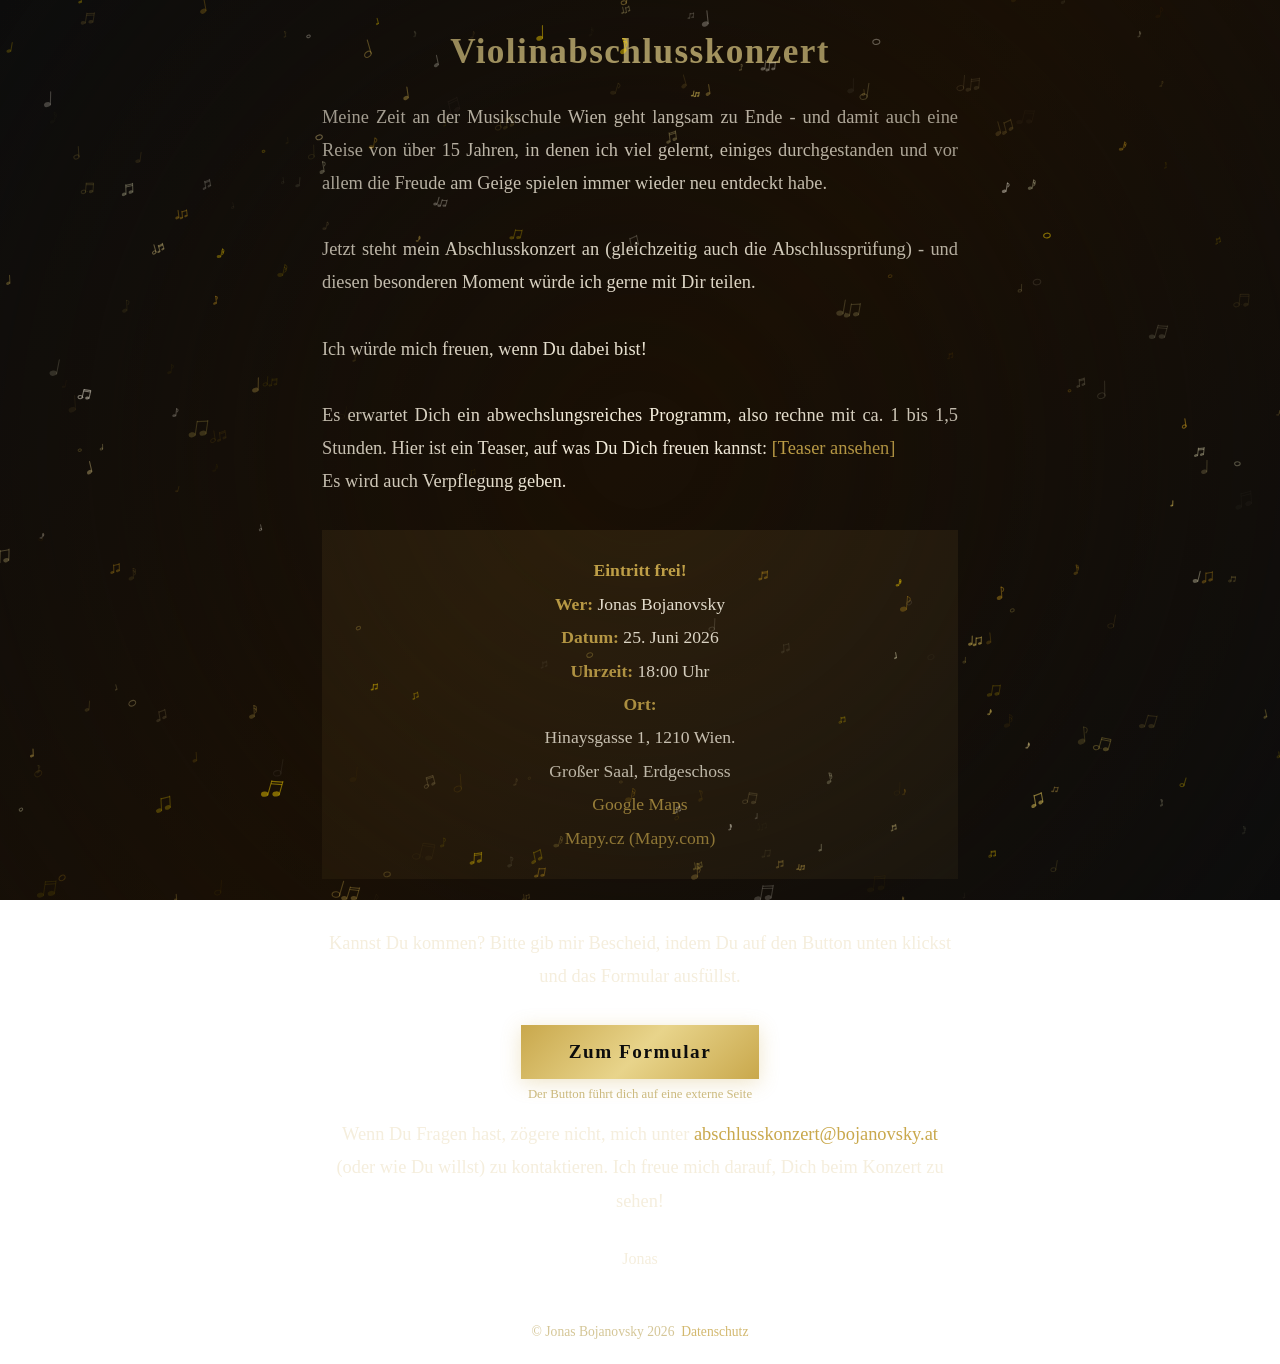
<file: test/nlSOwiDUid/deutsch/index.html>
<!doctype html>
<html lang="de">
  <head>
    <meta charset="UTF-8" />
    <meta name="viewport" content="width=device-width, initial-scale=1.0" />
    <title>Einladung – Violinabschlusskonzert – Jonas Bojanovsky</title>
    <link rel="stylesheet" href="../tools/invitation.css" />
  </head>
  <body>
    <div class="container">
      <h1>Violinabschlusskonzert</h1>
      <div class="ornament"></div>

      <p class="invitation-text">
        Meine Zeit an der Musikschule Wien geht langsam zu Ende - und damit auch
        eine Reise von über 15 Jahren, in denen ich viel gelernt, einiges
        durchgestanden und vor allem die Freude am Geige spielen immer wieder
        neu entdeckt habe. <br /><br />
        Jetzt steht mein Abschlusskonzert an (gleichzeitig auch die
        Abschlussprüfung) - und diesen besonderen Moment würde ich gerne mit Dir
        teilen.<br /><br />
        Ich würde mich freuen, wenn Du dabei bist! <br /><br />
        Es erwartet Dich ein abwechslungsreiches Programm, also rechne mit ca. 1
        bis 1,5 Stunden. Hier ist ein Teaser, auf was Du Dich freuen kannst:
        <a
          href="https://youtu.be/eE6sD6bWMwM?si=qVzKKtTUbCauHtlX"
          target="_blank"
          >[Teaser ansehen]</a
        >
        <br />Es wird auch Verpflegung geben.
      </p>

      <div class="details">
        <p><strong>Eintritt frei!</strong></p>
        <p><strong>Wer:</strong> Jonas Bojanovsky</p>
        <p><strong>Datum:</strong> 25. Juni 2026</p>
        <p><strong>Uhrzeit:</strong> 18:00 Uhr</p>
        <p>
          <strong>Ort:</strong><br />
          Hinaysgasse 1, 1210 Wien. <br />Großer Saal, Erdgeschoss
        </p>
        <p>
          <a href="https://maps.app.goo.gl/Cnn6b3naj1kgLWUm8" target="_blank"
            >Google Maps</a
          >
        </p>
        <p>
          <a href="https://mapy.com/s/durekepela" target="_blank"
            >Mapy.cz (Mapy.com)</a
          >
        </p>
      </div>

      <div class="rsvp-section">
        <p class="text">
          Kannst Du kommen? Bitte gib mir Bescheid, indem Du auf den Button
          unten klickst und das Formular ausfüllst.
        </p>
        <a href="https://form.jotform.com/260783367930061" class="rsvp-btn"
          >Zum Formular</a
        >
        <div class="disclaimer">
          Der Button führt dich auf eine externe Seite
        </div>
      </div>

      <p class="text">
        Wenn Du Fragen hast, zögere nicht, mich unter
        <a href="mailto:abschlusskonzert@bojanovsky.at"
          >abschlusskonzert@bojanovsky.at</a
        >
        (oder wie Du willst) zu kontaktieren. Ich freue mich darauf, Dich beim
        Konzert zu sehen!
      </p>

      Jonas
    </div>

    <footer>
      &copy; Jonas Bojanovsky 2026<span
        style="display: inline-block; width: 1ch"
      ></span
      ><a href="../data/" target="_blank">Datenschutz</a>
    </footer>
    <script src="../tools/glitter_reveal.js"></script>
  </body>
</html>
</file>
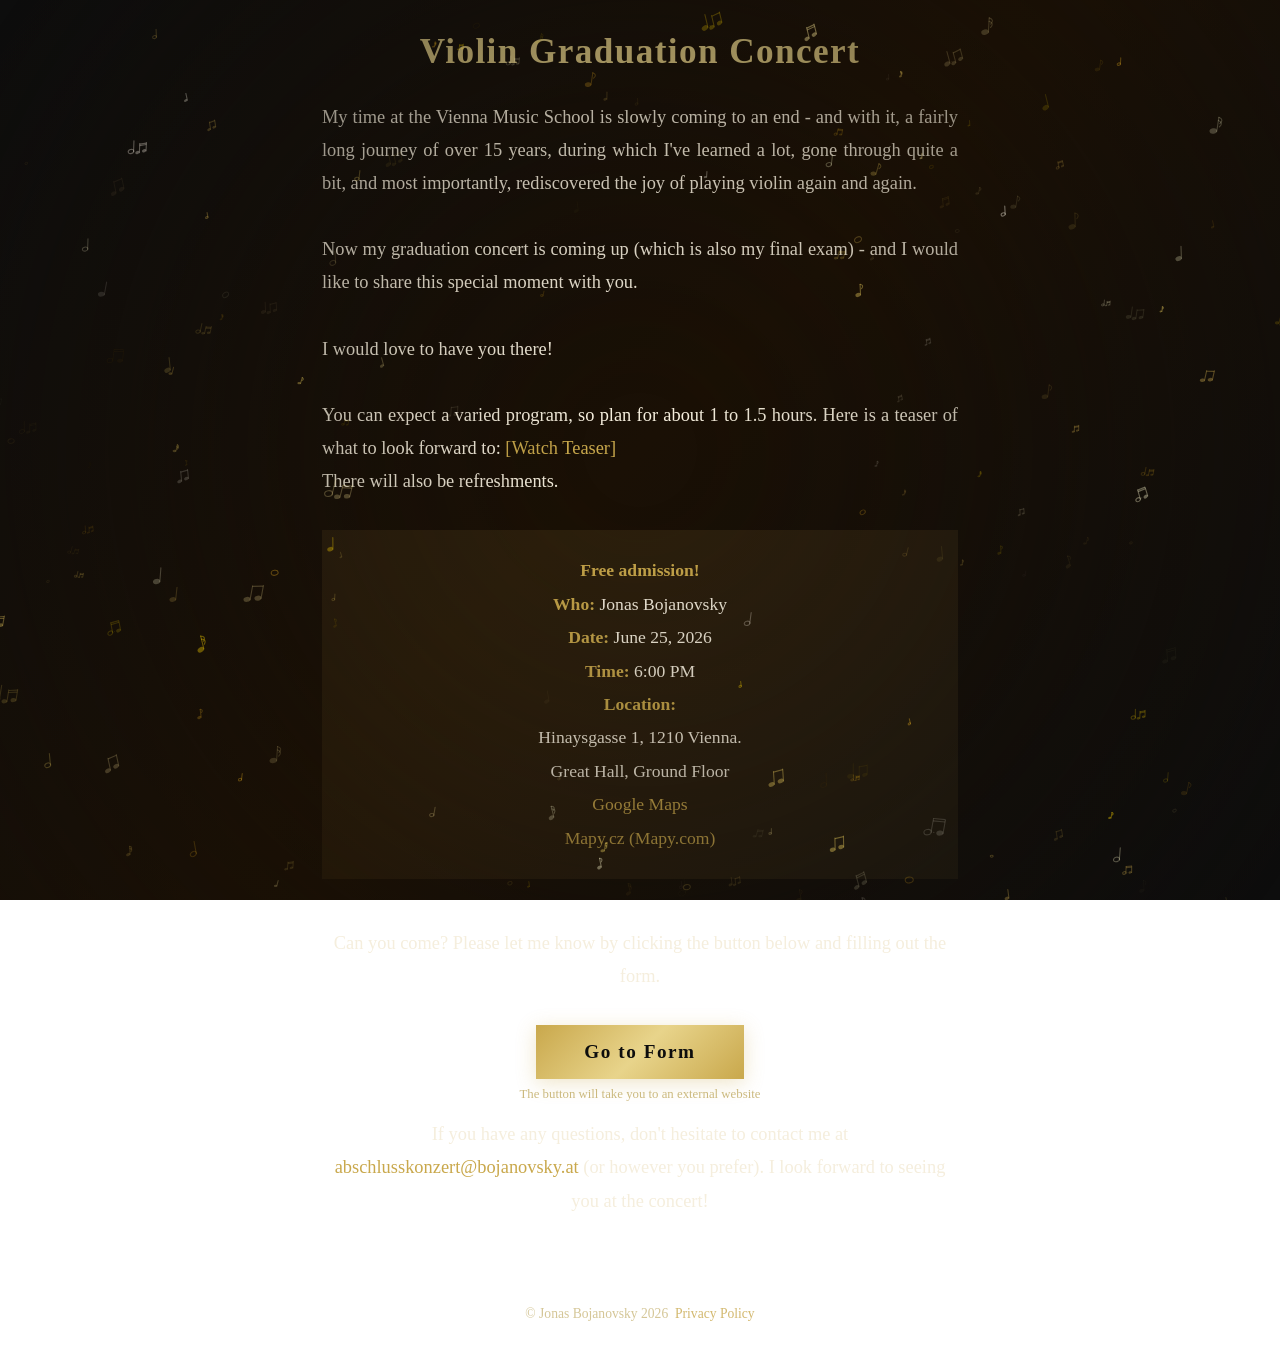
<file: test/nlSOwiDUid/english/index.html>
<!doctype html>
<html lang="en">
  <head>
    <meta charset="UTF-8" />
    <meta name="viewport" content="width=device-width, initial-scale=1.0" />
    <title>Invitation – Violin Graduation Concert – Jonas Bojanovsky</title>
    <link rel="stylesheet" href="../tools/invitation.css" />
  </head>
  <body>
    <div class="container">
      <h1>Violin Graduation Concert</h1>
      <div class="ornament"></div>

      <p class="invitation-text">
        My time at the Vienna Music School is slowly coming to an end - and with
        it, a fairly long journey of over 15 years, during which I've learned a
        lot, gone through quite a bit, and most importantly, rediscovered the
        joy of playing violin again and again.
        <br /><br />
        Now my graduation concert is coming up (which is also my final exam) -
        and I would like to share this special moment with you.<br /><br />
        I would love to have you there! <br /><br />
        You can expect a varied program, so plan for about 1 to 1.5 hours. Here
        is a teaser of what to look forward to:
        <a
          href="https://youtu.be/eE6sD6bWMwM?si=qVzKKtTUbCauHtlX"
          target="_blank"
          >[Watch Teaser]</a
        >
        <br />There will also be refreshments.
      </p>

      <div class="details">
        <p><strong>Free admission!</strong></p>
        <p><strong>Who:</strong> Jonas Bojanovsky</p>
        <p><strong>Date:</strong> June 25, 2026</p>
        <p><strong>Time:</strong> 6:00 PM</p>
        <p>
          <strong>Location:</strong><br />
          Hinaysgasse 1, 1210 Vienna. <br />Great Hall, Ground Floor
        </p>
        <p>
          <a href="https://maps.app.goo.gl/Cnn6b3naj1kgLWUm8" target="_blank"
            >Google Maps</a
          >
        </p>
        <p>
          <a href="https://mapy.com/s/durekepela" target="_blank"
            >Mapy.cz (Mapy.com)</a
          >
        </p>
      </div>

      <div class="rsvp-section">
        <p class="text">
          Can you come? Please let me know by clicking the button below and
          filling out the form.
        </p>
        <a href="https://form.jotform.com/260783367930061" class="rsvp-btn"
          >Go to Form</a
        >
        <div class="disclaimer">
          The button will take you to an external website
        </div>
      </div>

      <p class="text">
        If you have any questions, don't hesitate to contact me at
        <a href="mailto:abschlusskonzert@bojanovsky.at"
          >abschlusskonzert@bojanovsky.at</a
        >
        (or however you prefer). I look forward to seeing you at the concert!
      </p>
    </div>

    <footer>
      &copy; Jonas Bojanovsky 2026<span
        style="display: inline-block; width: 1ch"
      ></span
      ><a href="../data/" target="_blank">Privacy Policy</a>
    </footer>
    <script src="../tools/glitter_reveal.js"></script>
  </body>
</html>
</file>
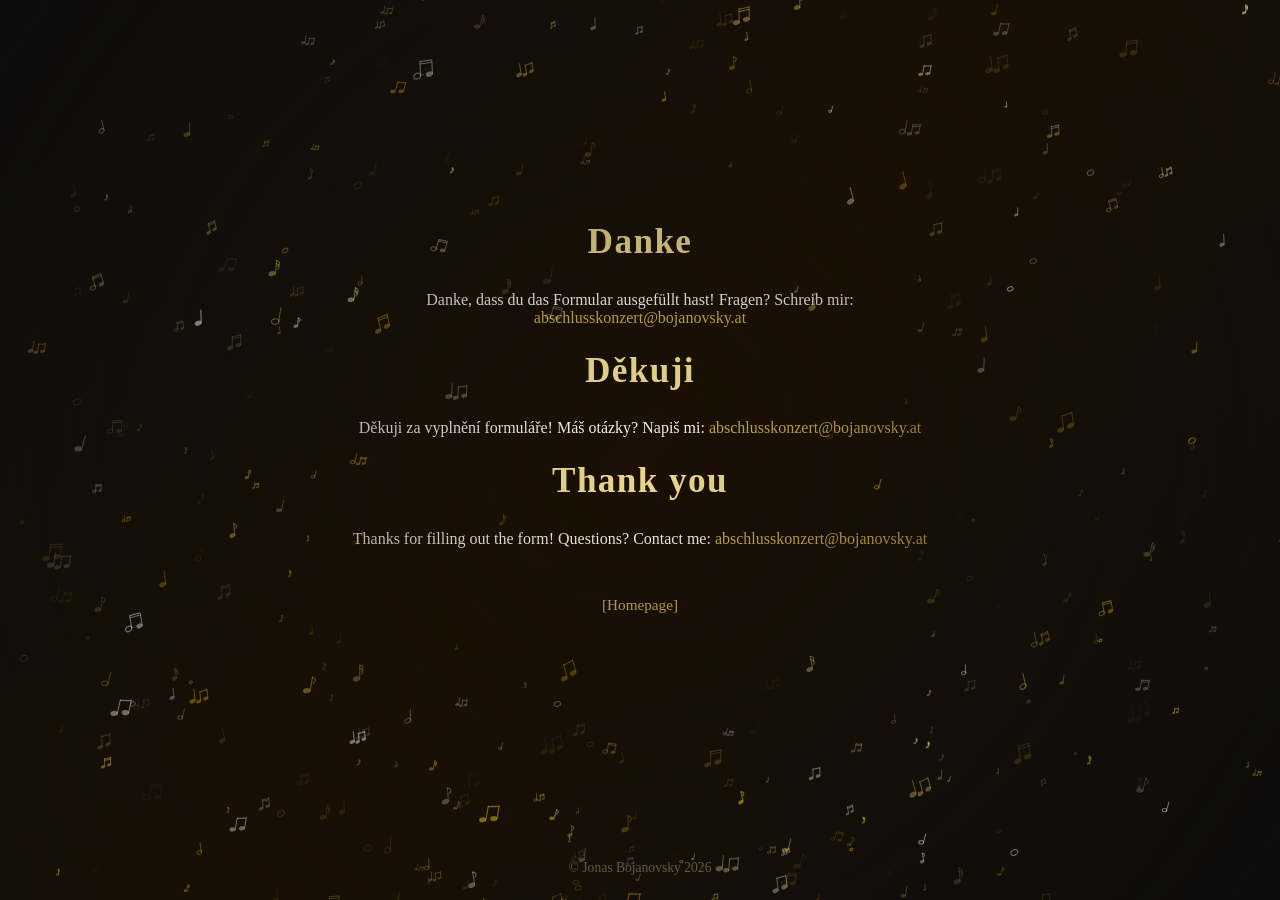
<file: test/nlSOwiDUid/thankyou/index.html>
<!DOCTYPE html>
<html lang="en">
<head>
    <meta charset="UTF-8">
    <meta name="viewport" content="width=device-width, initial-scale=1.0">
    <title>Thank You – Violin Graduation Concert – Jonas Bojanovsky</title>
    <link rel="stylesheet" href="../tools/invitation.css">
</head>
<body>
    <div class="container">
        <h1>Danke</h1>
        <div class="ornament"></div>

        <!-- INSERT MAIN CONTENT HERE -->
        <p class="invitation-text, left">
            Danke, dass du das Formular ausgefüllt hast! Fragen? Schreib mir:
            <a href="mailto:abschlusskonzert@bojanovsky.at">abschlusskonzert@bojanovsky.at</a>
        </p>

        <!-- ADDITIONAL CONTENT SECTIONS CAN GO HERE -->
        <h1 class="gapbefore">Děkuji</h1>
        <div class="ornament"></div>

        <!-- INSERT MAIN CONTENT HERE -->
        <p class="invitation-text, left">
            Děkuji za vyplnění formuláře! Máš otázky? Napiš mi:
            <a href="mailto:abschlusskonzert@bojanovsky.at">abschlusskonzert@bojanovsky.at</a>
        </p>

        <h1 class="gapbefore">Thank you</h1>
        <div class="ornament"></div>

        <!-- INSERT MAIN CONTENT HERE -->
        <p class="invitation-text, left">
            Thanks for filling out the form! Questions? Contact me:
            <a href="mailto:abschlusskonzert@bojanovsky.at">abschlusskonzert@bojanovsky.at</a>
        </p>


        <!-- large gap -->
        <div style="height: 3rem;"></div>
        <!-- Link to Home page -->
        <p class="back-link">
            <a href="../index.html">[Homepage]</a>
        </p>

    </div>

    <footer>&copy; Jonas Bojanovsky 2026</footer>
    <script src="../tools/glitter_reveal.js"></script>
</body>
</html>
</file>
<file: theme.css>
:root {
  color-scheme: light;
  --foreground: #24211e;
  --name-color: var(--foreground);
  --background: #f5f2eb;
  --surface: #eae6de;
  --border: #d9d4cb;
  --muted: #68615a;
  --accent-color: #a63d2f;
}

@media (prefers-color-scheme: dark) {
  :root:not([data-theme="light"]) {
    color-scheme: dark;
    --foreground: #eee9df;
    --name-color: #aaa59b;
    --background: #191918;
    --surface: #262624;
    --border: #42413c;
    --muted: #b5afa5;
    --accent-color: #ee9a86;
  }
}

:root[data-theme="dark"] {
  color-scheme: dark;
  --foreground: #eee9df;
  --name-color: #aaa59b;
  --background: #191918;
  --surface: #262624;
  --border: #42413c;
  --muted: #b5afa5;
  --accent-color: #ee9a86;
}

.theme-toggle {
  box-sizing: border-box;
  position: absolute;
  top: 16px;
  right: 16px;
  z-index: 1;
  width: 42px;
  height: 42px;
  padding: 10px;
  border: 1px solid var(--border);
  border-radius: 999px;
  background: var(--background);
  color: var(--foreground);
  font: 13px/1.5 monospace;
  cursor: pointer;
}

.theme-toggle svg { display: block; width: 20px; height: 20px; }
.theme-toggle:hover { border-color: var(--foreground); }
.theme-toggle:focus-visible { outline: 2px solid var(--accent-color); outline-offset: 4px; }
</file>
<file: helix/mobile-friendly.css>
/* === Strong mobile overrides for PicoCSS === */
/* Make interface genuinely mobile-friendly and thumb-sized */

html {
  scroll-behavior: smooth;
}

/* Prevent double-tap zooming on buttons/inputs */
* {
  touch-action: manipulation;
}

/* Base spacing & readability */
body {
  line-height: 1.8;
  padding: 1.2rem;
  font-size: 150%;
}

/* Buttons and inputs overall */
button,
a[role="button"],
input[type=number] {
  font-size: 2rem !important;
  border-radius: 0.7rem !important;
}

/* Regular action buttons */
button,
a[role="button"] {
  padding: 0.9rem 1.4rem !important;
  min-height: 52px !important;
}

/* + / – buttons: wider and chunkier for thumbs */
button.small {
  width: 4.2rem !important;      /* much wider than before */
  height: 3.4rem !important;
  font-size: 1.8rem !important;
  padding: 0 !important;
  flex-shrink: 0;
}

/* Input fields: slightly narrower to leave room for buttons */
.input-row input[type=number] {
  flex: 1 1 auto;
  max-width: 20em;
  text-align: center;
  padding: 0.6rem 0.3rem;
}

/* Label styling */
.input-row label {
  font-weight: 500;
  min-width: 10rem;
  line-height: 150%;
}

/* Layout stack on small screens */
@media (max-width: 768px) {
  .input-row {
    flex-wrap: wrap;
    justify-content: right;
    gap: 0.6rem;
    margin-bottom: 1rem;
  }

  .input-row label {
    flex-basis: 100%;
    text-align: center;
    margin-bottom: 0.2rem;
  }

  input[type=number] {
    max-width: 20em;
  }

  h1, h2, h3 {
    text-align: center;
  }

  #output {
    line-height: 1.6;
  }
}

/* Desktop: keep a compact inline layout */
@media (min-width: 769px) {
  .input-row {
    gap: 0.7rem;
  }
}

/* Article and output styling */
article, section, #output {
  border-radius: 1rem;
  padding: 1.2rem;
  box-shadow: 0 4px 10px rgba(0,0,0,0.25);
}

/* Table readability */
table {
  
}
th{
  align-items: center;
  justify-content: center;
}
th, td {
  padding: 0rem;
  text-align: center;
  padding-top: 1rem;
}

/* Dark mode */
@media (prefers-color-scheme: dark) {
  body {
    background-color: #121418;
  }
  article, section {
    background-color: #1c1f26;
  }
}


    body {
      margin: 2rem auto;
      padding: 1rem;
      max-width: 90vw;
    }
    .input-row {
      display: flex;
      align-items: center;
      justify-content: right;
      gap: 10%;
      line-height: 200%;
      margin-top: .7em;
      margin-bottom: .7em;;
    }
</file>
<file: test/nlSOwiDUid/tools/invitation.css>
* { margin: 0; padding: 0; box-sizing: border-box; }

body {
    min-height: 100vh;
    display: flex;
    flex-direction: column;
    background: linear-gradient(135deg, #0D0D0D 0%, #1A1005 50%, #0D0D0D 100%);
    background-attachment: fixed;
    font-family: 'Georgia', 'Times New Roman', serif;
    color: #F5EEDD;
}

.container {
    flex: 1;
    display: flex;
    flex-direction: column;
    align-items: center;
    justify-content: center;
    padding: 2rem;
    max-width: 700px;
    margin: 0 auto;
    text-align: center;
}

h1 {
    font-size: 2.2rem;
    margin-bottom: 0.3rem;
    color: #E8D48B;
    letter-spacing: 0.04em;
}

.ornament {
    font-size: 1.6rem;
    margin-bottom: 1.5rem;
    opacity: 0.6;
    color: #C9A84C;
}

.text{
    font-size: 1.15rem;
    line-height: 1.8;
    margin-bottom: 2rem;
}

.invitation-text {
    font-size: 1.15rem;
    line-height: 1.8;
    margin-bottom: 2rem;
    text-align: justify;
}

.details {
    background: rgba(201, 168, 76, 0.10);
    border-radius: 0;
    padding: 1.5rem 2rem;
    width: 100%;
    line-height: 1.9;
    font-size: 1.1rem;
}

.details strong {
    color: #C9A84C;
}

.back-link {
    color: #C9A84C;
    text-decoration: none;
    font-size: 0.95rem;
    transition: opacity 0.2s;
}

.back-link:hover { opacity: 0.7; }

.rsvp-section {
    width: 100%;
    padding: 3rem 0 1rem;
    text-align: center;
}

.rsvp-text {
    font-size: 1.05rem;
    line-height: 1.8;
    margin-bottom: 2rem;
    opacity: 0.85;
}

.rsvp-btn {
    display: inline-block;
    padding: 1rem 3rem;
    background: linear-gradient(135deg, #C9A84C 0%, #E8D48B 50%, #C9A84C 100%);
    color: #0D0D0D;
    text-decoration: none;
    font-family: 'Georgia', 'Times New Roman', serif;
    font-size: 1.2rem;
    font-weight: bold;
    letter-spacing: 0.08em;
    border-radius: 0;
    transition: transform 0.2s ease, box-shadow 0.2s ease;
    box-shadow: 0 4px 20px rgba(201, 168, 76, 0.3);
}

.rsvp-btn:hover {
    transform: scale(1.05);
    box-shadow: 0 6px 30px rgba(201, 168, 76, 0.5);
}

.rsvp-btn:active {
    transform: scale(0.97);
}

footer {
    padding: 1.5rem;
    text-align: center;
    font-size: 0.85rem;
    opacity: 0.8;
    color: #cbb97e;
}

@media (max-width: 600px) {
    h1 { font-size: 1.6rem; }
    .invitation-text { font-size: 1rem; }
    .details { font-size: 1rem; padding: 1.2rem 1.4rem; }
}

a {
    color: #C9A84C;
    text-decoration: none;
    transition: color 0.2s;
}

a:hover { color: #E8D48B; }


.left{
    text-align: center;
}

.gapbefore{
    margin-top: 1.5rem;
}

.disclaimer {
    font-size: 0.8rem;
    color: #cbb97e;
    margin-top: 0.5rem;
}
</file>
<file: helix/pico.min.css>
@charset "UTF-8";/*!
 * Pico CSS ✨ v2.1.1 (https://picocss.com)
 * Copyright 2019-2025 - Licensed under MIT
 */:host,:root{--pico-font-family-emoji:"Apple Color Emoji","Segoe UI Emoji","Segoe UI Symbol","Noto Color Emoji";--pico-font-family-sans-serif:system-ui,"Segoe UI",Roboto,Oxygen,Ubuntu,Cantarell,Helvetica,Arial,"Helvetica Neue",sans-serif,var(--pico-font-family-emoji);--pico-font-family-monospace:ui-monospace,SFMono-Regular,"SF Mono",Menlo,Consolas,"Liberation Mono",monospace,var(--pico-font-family-emoji);--pico-font-family:var(--pico-font-family-sans-serif);--pico-line-height:1.5;--pico-font-weight:400;--pico-font-size:100%;--pico-text-underline-offset:0.1rem;--pico-border-radius:0.25rem;--pico-border-width:0.0625rem;--pico-outline-width:0.125rem;--pico-transition:0.2s ease-in-out;--pico-spacing:1rem;--pico-typography-spacing-vertical:1rem;--pico-block-spacing-vertical:var(--pico-spacing);--pico-block-spacing-horizontal:var(--pico-spacing);--pico-grid-column-gap:var(--pico-spacing);--pico-grid-row-gap:var(--pico-spacing);--pico-form-element-spacing-vertical:0.75rem;--pico-form-element-spacing-horizontal:1rem;--pico-group-box-shadow:0 0 0 rgba(0, 0, 0, 0);--pico-group-box-shadow-focus-with-button:0 0 0 var(--pico-outline-width) var(--pico-primary-focus);--pico-group-box-shadow-focus-with-input:0 0 0 0.0625rem var(--pico-form-element-border-color);--pico-modal-overlay-backdrop-filter:blur(0.375rem);--pico-nav-element-spacing-vertical:1rem;--pico-nav-element-spacing-horizontal:0.5rem;--pico-nav-link-spacing-vertical:0.5rem;--pico-nav-link-spacing-horizontal:0.5rem;--pico-nav-breadcrumb-divider:">";--pico-icon-checkbox:url("data:image/svg+xml,%3Csvg xmlns='http://www.w3.org/2000/svg' width='24' height='24' viewBox='0 0 24 24' fill='none' stroke='rgb(255, 255, 255)' stroke-width='4' stroke-linecap='round' stroke-linejoin='round'%3E%3Cpolyline points='20 6 9 17 4 12'%3E%3C/polyline%3E%3C/svg%3E");--pico-icon-minus:url("data:image/svg+xml,%3Csvg xmlns='http://www.w3.org/2000/svg' width='24' height='24' viewBox='0 0 24 24' fill='none' stroke='rgb(255, 255, 255)' stroke-width='4' stroke-linecap='round' stroke-linejoin='round'%3E%3Cline x1='5' y1='12' x2='19' y2='12'%3E%3C/line%3E%3C/svg%3E");--pico-icon-chevron:url("data:image/svg+xml,%3Csvg xmlns='http://www.w3.org/2000/svg' width='24' height='24' viewBox='0 0 24 24' fill='none' stroke='rgb(136, 145, 164)' stroke-width='2' stroke-linecap='round' stroke-linejoin='round'%3E%3Cpolyline points='6 9 12 15 18 9'%3E%3C/polyline%3E%3C/svg%3E");--pico-icon-date:url("data:image/svg+xml,%3Csvg xmlns='http://www.w3.org/2000/svg' width='24' height='24' viewBox='0 0 24 24' fill='none' stroke='rgb(136, 145, 164)' stroke-width='2' stroke-linecap='round' stroke-linejoin='round'%3E%3Crect x='3' y='4' width='18' height='18' rx='2' ry='2'%3E%3C/rect%3E%3Cline x1='16' y1='2' x2='16' y2='6'%3E%3C/line%3E%3Cline x1='8' y1='2' x2='8' y2='6'%3E%3C/line%3E%3Cline x1='3' y1='10' x2='21' y2='10'%3E%3C/line%3E%3C/svg%3E");--pico-icon-time:url("data:image/svg+xml,%3Csvg xmlns='http://www.w3.org/2000/svg' width='24' height='24' viewBox='0 0 24 24' fill='none' stroke='rgb(136, 145, 164)' stroke-width='2' stroke-linecap='round' stroke-linejoin='round'%3E%3Ccircle cx='12' cy='12' r='10'%3E%3C/circle%3E%3Cpolyline points='12 6 12 12 16 14'%3E%3C/polyline%3E%3C/svg%3E");--pico-icon-search:url("data:image/svg+xml,%3Csvg xmlns='http://www.w3.org/2000/svg' width='24' height='24' viewBox='0 0 24 24' fill='none' stroke='rgb(136, 145, 164)' stroke-width='1.5' stroke-linecap='round' stroke-linejoin='round'%3E%3Ccircle cx='11' cy='11' r='8'%3E%3C/circle%3E%3Cline x1='21' y1='21' x2='16.65' y2='16.65'%3E%3C/line%3E%3C/svg%3E");--pico-icon-close:url("data:image/svg+xml,%3Csvg xmlns='http://www.w3.org/2000/svg' width='24' height='24' viewBox='0 0 24 24' fill='none' stroke='rgb(136, 145, 164)' stroke-width='3' stroke-linecap='round' stroke-linejoin='round'%3E%3Cline x1='18' y1='6' x2='6' y2='18'%3E%3C/line%3E%3Cline x1='6' y1='6' x2='18' y2='18'%3E%3C/line%3E%3C/svg%3E");--pico-icon-loading:url("data:image/svg+xml,%3Csvg fill='none' height='24' width='24' viewBox='0 0 24 24' xmlns='http://www.w3.org/2000/svg' %3E%3Cstyle%3E g %7B animation: rotate 2s linear infinite; transform-origin: center center; %7D circle %7B stroke-dasharray: 75,100; stroke-dashoffset: -5; animation: dash 1.5s ease-in-out infinite; stroke-linecap: round; %7D @keyframes rotate %7B 0%25 %7B transform: rotate(0deg); %7D 100%25 %7B transform: rotate(360deg); %7D %7D @keyframes dash %7B 0%25 %7B stroke-dasharray: 1,100; stroke-dashoffset: 0; %7D 50%25 %7B stroke-dasharray: 44.5,100; stroke-dashoffset: -17.5; %7D 100%25 %7B stroke-dasharray: 44.5,100; stroke-dashoffset: -62; %7D %7D %3C/style%3E%3Cg%3E%3Ccircle cx='12' cy='12' r='10' fill='none' stroke='rgb(136, 145, 164)' stroke-width='4' /%3E%3C/g%3E%3C/svg%3E")}@media (min-width:576px){:host,:root{--pico-font-size:106.25%}}@media (min-width:768px){:host,:root{--pico-font-size:112.5%}}@media (min-width:1024px){:host,:root{--pico-font-size:118.75%}}@media (min-width:1280px){:host,:root{--pico-font-size:125%}}@media (min-width:1536px){:host,:root{--pico-font-size:131.25%}}a{--pico-text-decoration:underline}a.contrast,a.secondary{--pico-text-decoration:underline}small{--pico-font-size:0.875em}h1,h2,h3,h4,h5,h6{--pico-font-weight:700}h1{--pico-font-size:2rem;--pico-line-height:1.125;--pico-typography-spacing-top:3rem}h2{--pico-font-size:1.75rem;--pico-line-height:1.15;--pico-typography-spacing-top:2.625rem}h3{--pico-font-size:1.5rem;--pico-line-height:1.175;--pico-typography-spacing-top:2.25rem}h4{--pico-font-size:1.25rem;--pico-line-height:1.2;--pico-typography-spacing-top:1.874rem}h5{--pico-font-size:1.125rem;--pico-line-height:1.225;--pico-typography-spacing-top:1.6875rem}h6{--pico-font-size:1rem;--pico-line-height:1.25;--pico-typography-spacing-top:1.5rem}tfoot td,tfoot th,thead td,thead th{--pico-font-weight:600;--pico-border-width:0.1875rem}code,kbd,pre,samp{--pico-font-family:var(--pico-font-family-monospace)}kbd{--pico-font-weight:bolder}:where(select,textarea),input:not([type=submit],[type=button],[type=reset],[type=checkbox],[type=radio],[type=file]){--pico-outline-width:0.0625rem}[type=search]{--pico-border-radius:5rem}[type=checkbox],[type=radio]{--pico-border-width:0.125rem}[type=checkbox][role=switch]{--pico-border-width:0.1875rem}details.dropdown summary:not([role=button]){--pico-outline-width:0.0625rem}nav details.dropdown summary:focus-visible{--pico-outline-width:0.125rem}[role=search]{--pico-border-radius:5rem}[role=group]:has(button.secondary:focus,[type=submit].secondary:focus,[type=button].secondary:focus,[role=button].secondary:focus),[role=search]:has(button.secondary:focus,[type=submit].secondary:focus,[type=button].secondary:focus,[role=button].secondary:focus){--pico-group-box-shadow-focus-with-button:0 0 0 var(--pico-outline-width) var(--pico-secondary-focus)}[role=group]:has(button.contrast:focus,[type=submit].contrast:focus,[type=button].contrast:focus,[role=button].contrast:focus),[role=search]:has(button.contrast:focus,[type=submit].contrast:focus,[type=button].contrast:focus,[role=button].contrast:focus){--pico-group-box-shadow-focus-with-button:0 0 0 var(--pico-outline-width) var(--pico-contrast-focus)}[role=group] [role=button],[role=group] [type=button],[role=group] [type=submit],[role=group] button,[role=search] [role=button],[role=search] [type=button],[role=search] [type=submit],[role=search] button{--pico-form-element-spacing-horizontal:2rem}details summary[role=button]:not(.outline)::after{filter:brightness(0) invert(1)}[aria-busy=true]:not(input,select,textarea):is(button,[type=submit],[type=button],[type=reset],[role=button]):not(.outline)::before{filter:brightness(0) invert(1)}:host(:not([data-theme=dark])),:root:not([data-theme=dark]),[data-theme=light]{color-scheme:light;--pico-background-color:#fff;--pico-color:#373c44;--pico-text-selection-color:rgba(2, 154, 232, 0.25);--pico-muted-color:#646b79;--pico-muted-border-color:rgb(231, 234, 239.5);--pico-primary:#0172ad;--pico-primary-background:#0172ad;--pico-primary-border:var(--pico-primary-background);--pico-primary-underline:rgba(1, 114, 173, 0.5);--pico-primary-hover:#015887;--pico-primary-hover-background:#02659a;--pico-primary-hover-border:var(--pico-primary-hover-background);--pico-primary-hover-underline:var(--pico-primary-hover);--pico-primary-focus:rgba(2, 154, 232, 0.5);--pico-primary-inverse:#fff;--pico-secondary:#5d6b89;--pico-secondary-background:#525f7a;--pico-secondary-border:var(--pico-secondary-background);--pico-secondary-underline:rgba(93, 107, 137, 0.5);--pico-secondary-hover:#48536b;--pico-secondary-hover-background:#48536b;--pico-secondary-hover-border:var(--pico-secondary-hover-background);--pico-secondary-hover-underline:var(--pico-secondary-hover);--pico-secondary-focus:rgba(93, 107, 137, 0.25);--pico-secondary-inverse:#fff;--pico-contrast:#181c25;--pico-contrast-background:#181c25;--pico-contrast-border:var(--pico-contrast-background);--pico-contrast-underline:rgba(24, 28, 37, 0.5);--pico-contrast-hover:#000;--pico-contrast-hover-background:#000;--pico-contrast-hover-border:var(--pico-contrast-hover-background);--pico-contrast-hover-underline:var(--pico-secondary-hover);--pico-contrast-focus:rgba(93, 107, 137, 0.25);--pico-contrast-inverse:#fff;--pico-box-shadow:0.0145rem 0.029rem 0.174rem rgba(129, 145, 181, 0.01698),0.0335rem 0.067rem 0.402rem rgba(129, 145, 181, 0.024),0.0625rem 0.125rem 0.75rem rgba(129, 145, 181, 0.03),0.1125rem 0.225rem 1.35rem rgba(129, 145, 181, 0.036),0.2085rem 0.417rem 2.502rem rgba(129, 145, 181, 0.04302),0.5rem 1rem 6rem rgba(129, 145, 181, 0.06),0 0 0 0.0625rem rgba(129, 145, 181, 0.015);--pico-h1-color:#2d3138;--pico-h2-color:#373c44;--pico-h3-color:#424751;--pico-h4-color:#4d535e;--pico-h5-color:#5c6370;--pico-h6-color:#646b79;--pico-mark-background-color:rgb(252.5, 230.5, 191.5);--pico-mark-color:#0f1114;--pico-ins-color:rgb(28.5, 105.5, 84);--pico-del-color:rgb(136, 56.5, 53);--pico-blockquote-border-color:var(--pico-muted-border-color);--pico-blockquote-footer-color:var(--pico-muted-color);--pico-button-box-shadow:0 0 0 rgba(0, 0, 0, 0);--pico-button-hover-box-shadow:0 0 0 rgba(0, 0, 0, 0);--pico-table-border-color:var(--pico-muted-border-color);--pico-table-row-stripped-background-color:rgba(111, 120, 135, 0.0375);--pico-code-background-color:rgb(243, 244.5, 246.75);--pico-code-color:#646b79;--pico-code-kbd-background-color:var(--pico-color);--pico-code-kbd-color:var(--pico-background-color);--pico-form-element-background-color:rgb(251, 251.5, 252.25);--pico-form-element-selected-background-color:#dfe3eb;--pico-form-element-border-color:#cfd5e2;--pico-form-element-color:#23262c;--pico-form-element-placeholder-color:var(--pico-muted-color);--pico-form-element-active-background-color:#fff;--pico-form-element-active-border-color:var(--pico-primary-border);--pico-form-element-focus-color:var(--pico-primary-border);--pico-form-element-disabled-opacity:0.5;--pico-form-element-invalid-border-color:rgb(183.5, 105.5, 106.5);--pico-form-element-invalid-active-border-color:rgb(200.25, 79.25, 72.25);--pico-form-element-invalid-focus-color:var(--pico-form-element-invalid-active-border-color);--pico-form-element-valid-border-color:rgb(76, 154.5, 137.5);--pico-form-element-valid-active-border-color:rgb(39, 152.75, 118.75);--pico-form-element-valid-focus-color:var(--pico-form-element-valid-active-border-color);--pico-switch-background-color:#bfc7d9;--pico-switch-checked-background-color:var(--pico-primary-background);--pico-switch-color:#fff;--pico-switch-thumb-box-shadow:0 0 0 rgba(0, 0, 0, 0);--pico-range-border-color:#dfe3eb;--pico-range-active-border-color:#bfc7d9;--pico-range-thumb-border-color:var(--pico-background-color);--pico-range-thumb-color:var(--pico-secondary-background);--pico-range-thumb-active-color:var(--pico-primary-background);--pico-accordion-border-color:var(--pico-muted-border-color);--pico-accordion-active-summary-color:var(--pico-primary-hover);--pico-accordion-close-summary-color:var(--pico-color);--pico-accordion-open-summary-color:var(--pico-muted-color);--pico-card-background-color:var(--pico-background-color);--pico-card-border-color:var(--pico-muted-border-color);--pico-card-box-shadow:var(--pico-box-shadow);--pico-card-sectioning-background-color:rgb(251, 251.5, 252.25);--pico-dropdown-background-color:#fff;--pico-dropdown-border-color:#eff1f4;--pico-dropdown-box-shadow:var(--pico-box-shadow);--pico-dropdown-color:var(--pico-color);--pico-dropdown-hover-background-color:#eff1f4;--pico-loading-spinner-opacity:0.5;--pico-modal-overlay-background-color:rgba(232, 234, 237, 0.75);--pico-progress-background-color:#dfe3eb;--pico-progress-color:var(--pico-primary-background);--pico-tooltip-background-color:var(--pico-contrast-background);--pico-tooltip-color:var(--pico-contrast-inverse);--pico-icon-valid:url("data:image/svg+xml,%3Csvg xmlns='http://www.w3.org/2000/svg' width='24' height='24' viewBox='0 0 24 24' fill='none' stroke='rgb(76, 154.5, 137.5)' stroke-width='2' stroke-linecap='round' stroke-linejoin='round'%3E%3Cpolyline points='20 6 9 17 4 12'%3E%3C/polyline%3E%3C/svg%3E");--pico-icon-invalid:url("data:image/svg+xml,%3Csvg xmlns='http://www.w3.org/2000/svg' width='24' height='24' viewBox='0 0 24 24' fill='none' stroke='rgb(200.25, 79.25, 72.25)' stroke-width='2' stroke-linecap='round' stroke-linejoin='round'%3E%3Ccircle cx='12' cy='12' r='10'%3E%3C/circle%3E%3Cline x1='12' y1='8' x2='12' y2='12'%3E%3C/line%3E%3Cline x1='12' y1='16' x2='12.01' y2='16'%3E%3C/line%3E%3C/svg%3E")}:host(:not([data-theme=dark])) input:is([type=submit],[type=button],[type=reset],[type=checkbox],[type=radio],[type=file]),:root:not([data-theme=dark]) input:is([type=submit],[type=button],[type=reset],[type=checkbox],[type=radio],[type=file]),[data-theme=light] input:is([type=submit],[type=button],[type=reset],[type=checkbox],[type=radio],[type=file]){--pico-form-element-focus-color:var(--pico-primary-focus)}@media only screen and (prefers-color-scheme:dark){:host(:not([data-theme])),:root:not([data-theme]){color-scheme:dark;--pico-background-color:rgb(19, 22.5, 30.5);--pico-color:#c2c7d0;--pico-text-selection-color:rgba(1, 170, 255, 0.1875);--pico-muted-color:#7b8495;--pico-muted-border-color:#202632;--pico-primary:#01aaff;--pico-primary-background:#0172ad;--pico-primary-border:var(--pico-primary-background);--pico-primary-underline:rgba(1, 170, 255, 0.5);--pico-primary-hover:#79c0ff;--pico-primary-hover-background:#017fc0;--pico-primary-hover-border:var(--pico-primary-hover-background);--pico-primary-hover-underline:var(--pico-primary-hover);--pico-primary-focus:rgba(1, 170, 255, 0.375);--pico-primary-inverse:#fff;--pico-secondary:#969eaf;--pico-secondary-background:#525f7a;--pico-secondary-border:var(--pico-secondary-background);--pico-secondary-underline:rgba(150, 158, 175, 0.5);--pico-secondary-hover:#b3b9c5;--pico-secondary-hover-background:#5d6b89;--pico-secondary-hover-border:var(--pico-secondary-hover-background);--pico-secondary-hover-underline:var(--pico-secondary-hover);--pico-secondary-focus:rgba(144, 158, 190, 0.25);--pico-secondary-inverse:#fff;--pico-contrast:#dfe3eb;--pico-contrast-background:#eff1f4;--pico-contrast-border:var(--pico-contrast-background);--pico-contrast-underline:rgba(223, 227, 235, 0.5);--pico-contrast-hover:#fff;--pico-contrast-hover-background:#fff;--pico-contrast-hover-border:var(--pico-contrast-hover-background);--pico-contrast-hover-underline:var(--pico-contrast-hover);--pico-contrast-focus:rgba(207, 213, 226, 0.25);--pico-contrast-inverse:#000;--pico-box-shadow:0.0145rem 0.029rem 0.174rem rgba(7, 8.5, 12, 0.01698),0.0335rem 0.067rem 0.402rem rgba(7, 8.5, 12, 0.024),0.0625rem 0.125rem 0.75rem rgba(7, 8.5, 12, 0.03),0.1125rem 0.225rem 1.35rem rgba(7, 8.5, 12, 0.036),0.2085rem 0.417rem 2.502rem rgba(7, 8.5, 12, 0.04302),0.5rem 1rem 6rem rgba(7, 8.5, 12, 0.06),0 0 0 0.0625rem rgba(7, 8.5, 12, 0.015);--pico-h1-color:#f0f1f3;--pico-h2-color:#e0e3e7;--pico-h3-color:#c2c7d0;--pico-h4-color:#b3b9c5;--pico-h5-color:#a4acba;--pico-h6-color:#8891a4;--pico-mark-background-color:#014063;--pico-mark-color:#fff;--pico-ins-color:#62af9a;--pico-del-color:rgb(205.5, 126, 123);--pico-blockquote-border-color:var(--pico-muted-border-color);--pico-blockquote-footer-color:var(--pico-muted-color);--pico-button-box-shadow:0 0 0 rgba(0, 0, 0, 0);--pico-button-hover-box-shadow:0 0 0 rgba(0, 0, 0, 0);--pico-table-border-color:var(--pico-muted-border-color);--pico-table-row-stripped-background-color:rgba(111, 120, 135, 0.0375);--pico-code-background-color:rgb(26, 30.5, 40.25);--pico-code-color:#8891a4;--pico-code-kbd-background-color:var(--pico-color);--pico-code-kbd-color:var(--pico-background-color);--pico-form-element-background-color:rgb(28, 33, 43.5);--pico-form-element-selected-background-color:#2a3140;--pico-form-element-border-color:#2a3140;--pico-form-element-color:#e0e3e7;--pico-form-element-placeholder-color:#8891a4;--pico-form-element-active-background-color:rgb(26, 30.5, 40.25);--pico-form-element-active-border-color:var(--pico-primary-border);--pico-form-element-focus-color:var(--pico-primary-border);--pico-form-element-disabled-opacity:0.5;--pico-form-element-invalid-border-color:rgb(149.5, 74, 80);--pico-form-element-invalid-active-border-color:rgb(183.25, 63.5, 59);--pico-form-element-invalid-focus-color:var(--pico-form-element-invalid-active-border-color);--pico-form-element-valid-border-color:#2a7b6f;--pico-form-element-valid-active-border-color:rgb(22, 137, 105.5);--pico-form-element-valid-focus-color:var(--pico-form-element-valid-active-border-color);--pico-switch-background-color:#333c4e;--pico-switch-checked-background-color:var(--pico-primary-background);--pico-switch-color:#fff;--pico-switch-thumb-box-shadow:0 0 0 rgba(0, 0, 0, 0);--pico-range-border-color:#202632;--pico-range-active-border-color:#2a3140;--pico-range-thumb-border-color:var(--pico-background-color);--pico-range-thumb-color:var(--pico-secondary-background);--pico-range-thumb-active-color:var(--pico-primary-background);--pico-accordion-border-color:var(--pico-muted-border-color);--pico-accordion-active-summary-color:var(--pico-primary-hover);--pico-accordion-close-summary-color:var(--pico-color);--pico-accordion-open-summary-color:var(--pico-muted-color);--pico-card-background-color:#181c25;--pico-card-border-color:var(--pico-card-background-color);--pico-card-box-shadow:var(--pico-box-shadow);--pico-card-sectioning-background-color:rgb(26, 30.5, 40.25);--pico-dropdown-background-color:#181c25;--pico-dropdown-border-color:#202632;--pico-dropdown-box-shadow:var(--pico-box-shadow);--pico-dropdown-color:var(--pico-color);--pico-dropdown-hover-background-color:#202632;--pico-loading-spinner-opacity:0.5;--pico-modal-overlay-background-color:rgba(7.5, 8.5, 10, 0.75);--pico-progress-background-color:#202632;--pico-progress-color:var(--pico-primary-background);--pico-tooltip-background-color:var(--pico-contrast-background);--pico-tooltip-color:var(--pico-contrast-inverse);--pico-icon-valid:url("data:image/svg+xml,%3Csvg xmlns='http://www.w3.org/2000/svg' width='24' height='24' viewBox='0 0 24 24' fill='none' stroke='rgb(42, 123, 111)' stroke-width='2' stroke-linecap='round' stroke-linejoin='round'%3E%3Cpolyline points='20 6 9 17 4 12'%3E%3C/polyline%3E%3C/svg%3E");--pico-icon-invalid:url("data:image/svg+xml,%3Csvg xmlns='http://www.w3.org/2000/svg' width='24' height='24' viewBox='0 0 24 24' fill='none' stroke='rgb(149.5, 74, 80)' stroke-width='2' stroke-linecap='round' stroke-linejoin='round'%3E%3Ccircle cx='12' cy='12' r='10'%3E%3C/circle%3E%3Cline x1='12' y1='8' x2='12' y2='12'%3E%3C/line%3E%3Cline x1='12' y1='16' x2='12.01' y2='16'%3E%3C/line%3E%3C/svg%3E")}:host(:not([data-theme])) input:is([type=submit],[type=button],[type=reset],[type=checkbox],[type=radio],[type=file]),:root:not([data-theme]) input:is([type=submit],[type=button],[type=reset],[type=checkbox],[type=radio],[type=file]){--pico-form-element-focus-color:var(--pico-primary-focus)}:host(:not([data-theme])) details summary[role=button].contrast:not(.outline)::after,:root:not([data-theme]) details summary[role=button].contrast:not(.outline)::after{filter:brightness(0)}:host(:not([data-theme])) [aria-busy=true]:not(input,select,textarea).contrast:is(button,[type=submit],[type=button],[type=reset],[role=button]):not(.outline)::before,:root:not([data-theme]) [aria-busy=true]:not(input,select,textarea).contrast:is(button,[type=submit],[type=button],[type=reset],[role=button]):not(.outline)::before{filter:brightness(0)}}[data-theme=dark]{color-scheme:dark;--pico-background-color:rgb(19, 22.5, 30.5);--pico-color:#c2c7d0;--pico-text-selection-color:rgba(1, 170, 255, 0.1875);--pico-muted-color:#7b8495;--pico-muted-border-color:#202632;--pico-primary:#01aaff;--pico-primary-background:#0172ad;--pico-primary-border:var(--pico-primary-background);--pico-primary-underline:rgba(1, 170, 255, 0.5);--pico-primary-hover:#79c0ff;--pico-primary-hover-background:#017fc0;--pico-primary-hover-border:var(--pico-primary-hover-background);--pico-primary-hover-underline:var(--pico-primary-hover);--pico-primary-focus:rgba(1, 170, 255, 0.375);--pico-primary-inverse:#fff;--pico-secondary:#969eaf;--pico-secondary-background:#525f7a;--pico-secondary-border:var(--pico-secondary-background);--pico-secondary-underline:rgba(150, 158, 175, 0.5);--pico-secondary-hover:#b3b9c5;--pico-secondary-hover-background:#5d6b89;--pico-secondary-hover-border:var(--pico-secondary-hover-background);--pico-secondary-hover-underline:var(--pico-secondary-hover);--pico-secondary-focus:rgba(144, 158, 190, 0.25);--pico-secondary-inverse:#fff;--pico-contrast:#dfe3eb;--pico-contrast-background:#eff1f4;--pico-contrast-border:var(--pico-contrast-background);--pico-contrast-underline:rgba(223, 227, 235, 0.5);--pico-contrast-hover:#fff;--pico-contrast-hover-background:#fff;--pico-contrast-hover-border:var(--pico-contrast-hover-background);--pico-contrast-hover-underline:var(--pico-contrast-hover);--pico-contrast-focus:rgba(207, 213, 226, 0.25);--pico-contrast-inverse:#000;--pico-box-shadow:0.0145rem 0.029rem 0.174rem rgba(7, 8.5, 12, 0.01698),0.0335rem 0.067rem 0.402rem rgba(7, 8.5, 12, 0.024),0.0625rem 0.125rem 0.75rem rgba(7, 8.5, 12, 0.03),0.1125rem 0.225rem 1.35rem rgba(7, 8.5, 12, 0.036),0.2085rem 0.417rem 2.502rem rgba(7, 8.5, 12, 0.04302),0.5rem 1rem 6rem rgba(7, 8.5, 12, 0.06),0 0 0 0.0625rem rgba(7, 8.5, 12, 0.015);--pico-h1-color:#f0f1f3;--pico-h2-color:#e0e3e7;--pico-h3-color:#c2c7d0;--pico-h4-color:#b3b9c5;--pico-h5-color:#a4acba;--pico-h6-color:#8891a4;--pico-mark-background-color:#014063;--pico-mark-color:#fff;--pico-ins-color:#62af9a;--pico-del-color:rgb(205.5, 126, 123);--pico-blockquote-border-color:var(--pico-muted-border-color);--pico-blockquote-footer-color:var(--pico-muted-color);--pico-button-box-shadow:0 0 0 rgba(0, 0, 0, 0);--pico-button-hover-box-shadow:0 0 0 rgba(0, 0, 0, 0);--pico-table-border-color:var(--pico-muted-border-color);--pico-table-row-stripped-background-color:rgba(111, 120, 135, 0.0375);--pico-code-background-color:rgb(26, 30.5, 40.25);--pico-code-color:#8891a4;--pico-code-kbd-background-color:var(--pico-color);--pico-code-kbd-color:var(--pico-background-color);--pico-form-element-background-color:rgb(28, 33, 43.5);--pico-form-element-selected-background-color:#2a3140;--pico-form-element-border-color:#2a3140;--pico-form-element-color:#e0e3e7;--pico-form-element-placeholder-color:#8891a4;--pico-form-element-active-background-color:rgb(26, 30.5, 40.25);--pico-form-element-active-border-color:var(--pico-primary-border);--pico-form-element-focus-color:var(--pico-primary-border);--pico-form-element-disabled-opacity:0.5;--pico-form-element-invalid-border-color:rgb(149.5, 74, 80);--pico-form-element-invalid-active-border-color:rgb(183.25, 63.5, 59);--pico-form-element-invalid-focus-color:var(--pico-form-element-invalid-active-border-color);--pico-form-element-valid-border-color:#2a7b6f;--pico-form-element-valid-active-border-color:rgb(22, 137, 105.5);--pico-form-element-valid-focus-color:var(--pico-form-element-valid-active-border-color);--pico-switch-background-color:#333c4e;--pico-switch-checked-background-color:var(--pico-primary-background);--pico-switch-color:#fff;--pico-switch-thumb-box-shadow:0 0 0 rgba(0, 0, 0, 0);--pico-range-border-color:#202632;--pico-range-active-border-color:#2a3140;--pico-range-thumb-border-color:var(--pico-background-color);--pico-range-thumb-color:var(--pico-secondary-background);--pico-range-thumb-active-color:var(--pico-primary-background);--pico-accordion-border-color:var(--pico-muted-border-color);--pico-accordion-active-summary-color:var(--pico-primary-hover);--pico-accordion-close-summary-color:var(--pico-color);--pico-accordion-open-summary-color:var(--pico-muted-color);--pico-card-background-color:#181c25;--pico-card-border-color:var(--pico-card-background-color);--pico-card-box-shadow:var(--pico-box-shadow);--pico-card-sectioning-background-color:rgb(26, 30.5, 40.25);--pico-dropdown-background-color:#181c25;--pico-dropdown-border-color:#202632;--pico-dropdown-box-shadow:var(--pico-box-shadow);--pico-dropdown-color:var(--pico-color);--pico-dropdown-hover-background-color:#202632;--pico-loading-spinner-opacity:0.5;--pico-modal-overlay-background-color:rgba(7.5, 8.5, 10, 0.75);--pico-progress-background-color:#202632;--pico-progress-color:var(--pico-primary-background);--pico-tooltip-background-color:var(--pico-contrast-background);--pico-tooltip-color:var(--pico-contrast-inverse);--pico-icon-valid:url("data:image/svg+xml,%3Csvg xmlns='http://www.w3.org/2000/svg' width='24' height='24' viewBox='0 0 24 24' fill='none' stroke='rgb(42, 123, 111)' stroke-width='2' stroke-linecap='round' stroke-linejoin='round'%3E%3Cpolyline points='20 6 9 17 4 12'%3E%3C/polyline%3E%3C/svg%3E");--pico-icon-invalid:url("data:image/svg+xml,%3Csvg xmlns='http://www.w3.org/2000/svg' width='24' height='24' viewBox='0 0 24 24' fill='none' stroke='rgb(149.5, 74, 80)' stroke-width='2' stroke-linecap='round' stroke-linejoin='round'%3E%3Ccircle cx='12' cy='12' r='10'%3E%3C/circle%3E%3Cline x1='12' y1='8' x2='12' y2='12'%3E%3C/line%3E%3Cline x1='12' y1='16' x2='12.01' y2='16'%3E%3C/line%3E%3C/svg%3E")}[data-theme=dark] input:is([type=submit],[type=button],[type=reset],[type=checkbox],[type=radio],[type=file]){--pico-form-element-focus-color:var(--pico-primary-focus)}[data-theme=dark] details summary[role=button].contrast:not(.outline)::after{filter:brightness(0)}[data-theme=dark] [aria-busy=true]:not(input,select,textarea).contrast:is(button,[type=submit],[type=button],[type=reset],[role=button]):not(.outline)::before{filter:brightness(0)}[type=checkbox],[type=radio],[type=range],progress{accent-color:var(--pico-primary)}*,::after,::before{box-sizing:border-box;background-repeat:no-repeat}::after,::before{text-decoration:inherit;vertical-align:inherit}:where(:host),:where(:root){-webkit-tap-highlight-color:transparent;-webkit-text-size-adjust:100%;-moz-text-size-adjust:100%;text-size-adjust:100%;background-color:var(--pico-background-color);color:var(--pico-color);font-weight:var(--pico-font-weight);font-size:var(--pico-font-size);line-height:var(--pico-line-height);font-family:var(--pico-font-family);text-underline-offset:var(--pico-text-underline-offset);text-rendering:optimizeLegibility;overflow-wrap:break-word;-moz-tab-size:4;-o-tab-size:4;tab-size:4}body{width:100%;margin:0}main{display:block}body>footer,body>header,body>main{padding-block:var(--pico-block-spacing-vertical)}section{margin-bottom:var(--pico-block-spacing-vertical)}.container,.container-fluid{width:100%;margin-right:auto;margin-left:auto;padding-right:var(--pico-spacing);padding-left:var(--pico-spacing)}@media (min-width:576px){.container{max-width:510px;padding-right:0;padding-left:0}}@media (min-width:768px){.container{max-width:700px}}@media (min-width:1024px){.container{max-width:950px}}@media (min-width:1280px){.container{max-width:1200px}}@media (min-width:1536px){.container{max-width:1450px}}.grid{grid-column-gap:var(--pico-grid-column-gap);grid-row-gap:var(--pico-grid-row-gap);display:grid;grid-template-columns:1fr}@media (min-width:768px){.grid{grid-template-columns:repeat(auto-fit,minmax(0%,1fr))}}.grid>*{min-width:0}.overflow-auto{overflow:auto}b,strong{font-weight:bolder}sub,sup{position:relative;font-size:.75em;line-height:0;vertical-align:baseline}sub{bottom:-.25em}sup{top:-.5em}address,blockquote,dl,ol,p,pre,table,ul{margin-top:0;margin-bottom:var(--pico-typography-spacing-vertical);color:var(--pico-color);font-style:normal;font-weight:var(--pico-font-weight)}h1,h2,h3,h4,h5,h6{margin-top:0;margin-bottom:var(--pico-typography-spacing-vertical);color:var(--pico-color);font-weight:var(--pico-font-weight);font-size:var(--pico-font-size);line-height:var(--pico-line-height);font-family:var(--pico-font-family)}h1{--pico-color:var(--pico-h1-color)}h2{--pico-color:var(--pico-h2-color)}h3{--pico-color:var(--pico-h3-color)}h4{--pico-color:var(--pico-h4-color)}h5{--pico-color:var(--pico-h5-color)}h6{--pico-color:var(--pico-h6-color)}:where(article,address,blockquote,dl,figure,form,ol,p,pre,table,ul)~:is(h1,h2,h3,h4,h5,h6){margin-top:var(--pico-typography-spacing-top)}p{margin-bottom:var(--pico-typography-spacing-vertical)}hgroup{margin-bottom:var(--pico-typography-spacing-vertical)}hgroup>*{margin-top:0;margin-bottom:0}hgroup>:not(:first-child):last-child{--pico-color:var(--pico-muted-color);--pico-font-weight:unset;font-size:1rem}:where(ol,ul) li{margin-bottom:calc(var(--pico-typography-spacing-vertical) * .25)}:where(dl,ol,ul) :where(dl,ol,ul){margin:0;margin-top:calc(var(--pico-typography-spacing-vertical) * .25)}ul li{list-style:square}mark{padding:.125rem .25rem;background-color:var(--pico-mark-background-color);color:var(--pico-mark-color);vertical-align:baseline}blockquote{display:block;margin:var(--pico-typography-spacing-vertical) 0;padding:var(--pico-spacing);border-right:none;border-left:.25rem solid var(--pico-blockquote-border-color);border-inline-start:0.25rem solid var(--pico-blockquote-border-color);border-inline-end:none}blockquote footer{margin-top:calc(var(--pico-typography-spacing-vertical) * .5);color:var(--pico-blockquote-footer-color)}abbr[title]{border-bottom:1px dotted;text-decoration:none;cursor:help}ins{color:var(--pico-ins-color);text-decoration:none}del{color:var(--pico-del-color)}::-moz-selection{background-color:var(--pico-text-selection-color)}::selection{background-color:var(--pico-text-selection-color)}:where(a:not([role=button])),[role=link]{--pico-color:var(--pico-primary);--pico-background-color:transparent;--pico-underline:var(--pico-primary-underline);outline:0;background-color:var(--pico-background-color);color:var(--pico-color);-webkit-text-decoration:var(--pico-text-decoration);text-decoration:var(--pico-text-decoration);text-decoration-color:var(--pico-underline);text-underline-offset:0.125em;transition:background-color var(--pico-transition),color var(--pico-transition),box-shadow var(--pico-transition),-webkit-text-decoration var(--pico-transition);transition:background-color var(--pico-transition),color var(--pico-transition),text-decoration var(--pico-transition),box-shadow var(--pico-transition);transition:background-color var(--pico-transition),color var(--pico-transition),text-decoration var(--pico-transition),box-shadow var(--pico-transition),-webkit-text-decoration var(--pico-transition)}:where(a:not([role=button])):is([aria-current]:not([aria-current=false]),:hover,:active,:focus),[role=link]:is([aria-current]:not([aria-current=false]),:hover,:active,:focus){--pico-color:var(--pico-primary-hover);--pico-underline:var(--pico-primary-hover-underline);--pico-text-decoration:underline}:where(a:not([role=button])):focus-visible,[role=link]:focus-visible{box-shadow:0 0 0 var(--pico-outline-width) var(--pico-primary-focus)}:where(a:not([role=button])).secondary,[role=link].secondary{--pico-color:var(--pico-secondary);--pico-underline:var(--pico-secondary-underline)}:where(a:not([role=button])).secondary:is([aria-current]:not([aria-current=false]),:hover,:active,:focus),[role=link].secondary:is([aria-current]:not([aria-current=false]),:hover,:active,:focus){--pico-color:var(--pico-secondary-hover);--pico-underline:var(--pico-secondary-hover-underline)}:where(a:not([role=button])).contrast,[role=link].contrast{--pico-color:var(--pico-contrast);--pico-underline:var(--pico-contrast-underline)}:where(a:not([role=button])).contrast:is([aria-current]:not([aria-current=false]),:hover,:active,:focus),[role=link].contrast:is([aria-current]:not([aria-current=false]),:hover,:active,:focus){--pico-color:var(--pico-contrast-hover);--pico-underline:var(--pico-contrast-hover-underline)}a[role=button]{display:inline-block}button{margin:0;overflow:visible;font-family:inherit;text-transform:none}[type=button],[type=reset],[type=submit],button{-webkit-appearance:button}[role=button],[type=button],[type=file]::file-selector-button,[type=reset],[type=submit],button{--pico-background-color:var(--pico-primary-background);--pico-border-color:var(--pico-primary-border);--pico-color:var(--pico-primary-inverse);--pico-box-shadow:var(--pico-button-box-shadow, 0 0 0 rgba(0, 0, 0, 0));padding:var(--pico-form-element-spacing-vertical) var(--pico-form-element-spacing-horizontal);border:var(--pico-border-width) solid var(--pico-border-color);border-radius:var(--pico-border-radius);outline:0;background-color:var(--pico-background-color);box-shadow:var(--pico-box-shadow);color:var(--pico-color);font-weight:var(--pico-font-weight);font-size:1rem;line-height:var(--pico-line-height);text-align:center;text-decoration:none;cursor:pointer;-webkit-user-select:none;-moz-user-select:none;user-select:none;transition:background-color var(--pico-transition),border-color var(--pico-transition),color var(--pico-transition),box-shadow var(--pico-transition)}[role=button]:is(:hover,:active,:focus),[role=button]:is([aria-current]:not([aria-current=false])),[type=button]:is(:hover,:active,:focus),[type=button]:is([aria-current]:not([aria-current=false])),[type=file]::file-selector-button:is(:hover,:active,:focus),[type=file]::file-selector-button:is([aria-current]:not([aria-current=false])),[type=reset]:is(:hover,:active,:focus),[type=reset]:is([aria-current]:not([aria-current=false])),[type=submit]:is(:hover,:active,:focus),[type=submit]:is([aria-current]:not([aria-current=false])),button:is(:hover,:active,:focus),button:is([aria-current]:not([aria-current=false])){--pico-background-color:var(--pico-primary-hover-background);--pico-border-color:var(--pico-primary-hover-border);--pico-box-shadow:var(--pico-button-hover-box-shadow, 0 0 0 rgba(0, 0, 0, 0));--pico-color:var(--pico-primary-inverse)}[role=button]:focus,[role=button]:is([aria-current]:not([aria-current=false])):focus,[type=button]:focus,[type=button]:is([aria-current]:not([aria-current=false])):focus,[type=file]::file-selector-button:focus,[type=file]::file-selector-button:is([aria-current]:not([aria-current=false])):focus,[type=reset]:focus,[type=reset]:is([aria-current]:not([aria-current=false])):focus,[type=submit]:focus,[type=submit]:is([aria-current]:not([aria-current=false])):focus,button:focus,button:is([aria-current]:not([aria-current=false])):focus{--pico-box-shadow:var(--pico-button-hover-box-shadow, 0 0 0 rgba(0, 0, 0, 0)),0 0 0 var(--pico-outline-width) var(--pico-primary-focus)}[type=button],[type=reset],[type=submit]{margin-bottom:var(--pico-spacing)}:is(button,[type=submit],[type=button],[role=button]).secondary,[type=file]::file-selector-button,[type=reset]{--pico-background-color:var(--pico-secondary-background);--pico-border-color:var(--pico-secondary-border);--pico-color:var(--pico-secondary-inverse);cursor:pointer}:is(button,[type=submit],[type=button],[role=button]).secondary:is([aria-current]:not([aria-current=false]),:hover,:active,:focus),[type=file]::file-selector-button:is([aria-current]:not([aria-current=false]),:hover,:active,:focus),[type=reset]:is([aria-current]:not([aria-current=false]),:hover,:active,:focus){--pico-background-color:var(--pico-secondary-hover-background);--pico-border-color:var(--pico-secondary-hover-border);--pico-color:var(--pico-secondary-inverse)}:is(button,[type=submit],[type=button],[role=button]).secondary:focus,:is(button,[type=submit],[type=button],[role=button]).secondary:is([aria-current]:not([aria-current=false])):focus,[type=file]::file-selector-button:focus,[type=file]::file-selector-button:is([aria-current]:not([aria-current=false])):focus,[type=reset]:focus,[type=reset]:is([aria-current]:not([aria-current=false])):focus{--pico-box-shadow:var(--pico-button-hover-box-shadow, 0 0 0 rgba(0, 0, 0, 0)),0 0 0 var(--pico-outline-width) var(--pico-secondary-focus)}:is(button,[type=submit],[type=button],[role=button]).contrast{--pico-background-color:var(--pico-contrast-background);--pico-border-color:var(--pico-contrast-border);--pico-color:var(--pico-contrast-inverse)}:is(button,[type=submit],[type=button],[role=button]).contrast:is([aria-current]:not([aria-current=false]),:hover,:active,:focus){--pico-background-color:var(--pico-contrast-hover-background);--pico-border-color:var(--pico-contrast-hover-border);--pico-color:var(--pico-contrast-inverse)}:is(button,[type=submit],[type=button],[role=button]).contrast:focus,:is(button,[type=submit],[type=button],[role=button]).contrast:is([aria-current]:not([aria-current=false])):focus{--pico-box-shadow:var(--pico-button-hover-box-shadow, 0 0 0 rgba(0, 0, 0, 0)),0 0 0 var(--pico-outline-width) var(--pico-contrast-focus)}:is(button,[type=submit],[type=button],[role=button]).outline,[type=reset].outline{--pico-background-color:transparent;--pico-color:var(--pico-primary);--pico-border-color:var(--pico-primary)}:is(button,[type=submit],[type=button],[role=button]).outline:is([aria-current]:not([aria-current=false]),:hover,:active,:focus),[type=reset].outline:is([aria-current]:not([aria-current=false]),:hover,:active,:focus){--pico-background-color:transparent;--pico-color:var(--pico-primary-hover);--pico-border-color:var(--pico-primary-hover)}:is(button,[type=submit],[type=button],[role=button]).outline.secondary,[type=reset].outline{--pico-color:var(--pico-secondary);--pico-border-color:var(--pico-secondary)}:is(button,[type=submit],[type=button],[role=button]).outline.secondary:is([aria-current]:not([aria-current=false]),:hover,:active,:focus),[type=reset].outline:is([aria-current]:not([aria-current=false]),:hover,:active,:focus){--pico-color:var(--pico-secondary-hover);--pico-border-color:var(--pico-secondary-hover)}:is(button,[type=submit],[type=button],[role=button]).outline.contrast{--pico-color:var(--pico-contrast);--pico-border-color:var(--pico-contrast)}:is(button,[type=submit],[type=button],[role=button]).outline.contrast:is([aria-current]:not([aria-current=false]),:hover,:active,:focus){--pico-color:var(--pico-contrast-hover);--pico-border-color:var(--pico-contrast-hover)}:where(button,[type=submit],[type=reset],[type=button],[role=button])[disabled],:where(fieldset[disabled]) :is(button,[type=submit],[type=button],[type=reset],[role=button]){opacity:.5;pointer-events:none}:where(table){width:100%;border-collapse:collapse;border-spacing:0;text-indent:0}td,th{padding:calc(var(--pico-spacing)/ 2) var(--pico-spacing);border-bottom:var(--pico-border-width) solid var(--pico-table-border-color);background-color:var(--pico-background-color);color:var(--pico-color);font-weight:var(--pico-font-weight);text-align:left;text-align:start}tfoot td,tfoot th{border-top:var(--pico-border-width) solid var(--pico-table-border-color);border-bottom:0}table.striped tbody tr:nth-child(odd) td,table.striped tbody tr:nth-child(odd) th{background-color:var(--pico-table-row-stripped-background-color)}:where(audio,canvas,iframe,img,svg,video){vertical-align:middle}audio,video{display:inline-block}audio:not([controls]){display:none;height:0}:where(iframe){border-style:none}img{max-width:100%;height:auto;border-style:none}:where(svg:not([fill])){fill:currentColor}svg:not(:host),svg:not(:root){overflow:hidden}code,kbd,pre,samp{font-size:.875em;font-family:var(--pico-font-family)}pre code,pre samp{font-size:inherit;font-family:inherit}pre{-ms-overflow-style:scrollbar;overflow:auto}code,kbd,pre,samp{border-radius:var(--pico-border-radius);background:var(--pico-code-background-color);color:var(--pico-code-color);font-weight:var(--pico-font-weight);line-height:initial}code,kbd,samp{display:inline-block;padding:.375rem}pre{display:block;margin-bottom:var(--pico-spacing);overflow-x:auto}pre>code,pre>samp{display:block;padding:var(--pico-spacing);background:0 0;line-height:var(--pico-line-height)}kbd{background-color:var(--pico-code-kbd-background-color);color:var(--pico-code-kbd-color);vertical-align:baseline}figure{display:block;margin:0;padding:0}figure figcaption{padding:calc(var(--pico-spacing) * .5) 0;color:var(--pico-muted-color)}hr{height:0;margin:var(--pico-typography-spacing-vertical) 0;border:0;border-top:1px solid var(--pico-muted-border-color);color:inherit}[hidden],template{display:none!important}canvas{display:inline-block}input,optgroup,select,textarea{margin:0;font-size:1rem;line-height:var(--pico-line-height);font-family:inherit;letter-spacing:inherit}input{overflow:visible}select{text-transform:none}legend{max-width:100%;padding:0;color:inherit;white-space:normal}textarea{overflow:auto}[type=checkbox],[type=radio]{padding:0}::-webkit-inner-spin-button,::-webkit-outer-spin-button{height:auto}[type=search]{-webkit-appearance:textfield;outline-offset:-2px}[type=search]::-webkit-search-decoration{-webkit-appearance:none}::-webkit-file-upload-button{-webkit-appearance:button;font:inherit}::-moz-focus-inner{padding:0;border-style:none}:-moz-focusring{outline:0}:-moz-ui-invalid{box-shadow:none}::-ms-expand{display:none}[type=file],[type=range]{padding:0;border-width:0}input:not([type=checkbox],[type=radio],[type=range]){height:calc(1rem * var(--pico-line-height) + var(--pico-form-element-spacing-vertical) * 2 + var(--pico-border-width) * 2)}fieldset{width:100%;margin:0;margin-bottom:var(--pico-spacing);padding:0;border:0}fieldset legend,label{display:block;margin-bottom:calc(var(--pico-spacing) * .375);color:var(--pico-color);font-weight:var(--pico-form-label-font-weight,var(--pico-font-weight))}fieldset legend{margin-bottom:calc(var(--pico-spacing) * .5)}button[type=submit],input:not([type=checkbox],[type=radio]),select,textarea{width:100%}input:not([type=checkbox],[type=radio],[type=range],[type=file]),select,textarea{-webkit-appearance:none;-moz-appearance:none;appearance:none;padding:var(--pico-form-element-spacing-vertical) var(--pico-form-element-spacing-horizontal)}input,select,textarea{--pico-background-color:var(--pico-form-element-background-color);--pico-border-color:var(--pico-form-element-border-color);--pico-color:var(--pico-form-element-color);--pico-box-shadow:none;border:var(--pico-border-width) solid var(--pico-border-color);border-radius:var(--pico-border-radius);outline:0;background-color:var(--pico-background-color);box-shadow:var(--pico-box-shadow);color:var(--pico-color);font-weight:var(--pico-font-weight);transition:background-color var(--pico-transition),border-color var(--pico-transition),color var(--pico-transition),box-shadow var(--pico-transition)}:where(select,textarea):not([readonly]):is(:active,:focus),input:not([type=submit],[type=button],[type=reset],[type=checkbox],[type=radio],[readonly]):is(:active,:focus){--pico-background-color:var(--pico-form-element-active-background-color)}:where(select,textarea):not([readonly]):is(:active,:focus),input:not([type=submit],[type=button],[type=reset],[role=switch],[readonly]):is(:active,:focus){--pico-border-color:var(--pico-form-element-active-border-color)}:where(select,textarea):not([readonly]):focus,input:not([type=submit],[type=button],[type=reset],[type=range],[type=file],[readonly]):focus{--pico-box-shadow:0 0 0 var(--pico-outline-width) var(--pico-form-element-focus-color)}:where(fieldset[disabled]) :is(input:not([type=submit],[type=button],[type=reset]),select,textarea),input:not([type=submit],[type=button],[type=reset])[disabled],label[aria-disabled=true],select[disabled],textarea[disabled]{opacity:var(--pico-form-element-disabled-opacity);pointer-events:none}label[aria-disabled=true] input[disabled]{opacity:1}:where(input,select,textarea):not([type=checkbox],[type=radio],[type=date],[type=datetime-local],[type=month],[type=time],[type=week],[type=range])[aria-invalid]{padding-right:calc(var(--pico-form-element-spacing-horizontal) + 1.5rem)!important;padding-left:var(--pico-form-element-spacing-horizontal);padding-inline-start:var(--pico-form-element-spacing-horizontal)!important;padding-inline-end:calc(var(--pico-form-element-spacing-horizontal) + 1.5rem)!important;background-position:center right .75rem;background-size:1rem auto;background-repeat:no-repeat}:where(input,select,textarea):not([type=checkbox],[type=radio],[type=date],[type=datetime-local],[type=month],[type=time],[type=week],[type=range])[aria-invalid=false]:not(select){background-image:var(--pico-icon-valid)}:where(input,select,textarea):not([type=checkbox],[type=radio],[type=date],[type=datetime-local],[type=month],[type=time],[type=week],[type=range])[aria-invalid=true]:not(select){background-image:var(--pico-icon-invalid)}:where(input,select,textarea)[aria-invalid=false]{--pico-border-color:var(--pico-form-element-valid-border-color)}:where(input,select,textarea)[aria-invalid=false]:is(:active,:focus){--pico-border-color:var(--pico-form-element-valid-active-border-color)!important}:where(input,select,textarea)[aria-invalid=false]:is(:active,:focus):not([type=checkbox],[type=radio]){--pico-box-shadow:0 0 0 var(--pico-outline-width) var(--pico-form-element-valid-focus-color)!important}:where(input,select,textarea)[aria-invalid=true]{--pico-border-color:var(--pico-form-element-invalid-border-color)}:where(input,select,textarea)[aria-invalid=true]:is(:active,:focus){--pico-border-color:var(--pico-form-element-invalid-active-border-color)!important}:where(input,select,textarea)[aria-invalid=true]:is(:active,:focus):not([type=checkbox],[type=radio]){--pico-box-shadow:0 0 0 var(--pico-outline-width) var(--pico-form-element-invalid-focus-color)!important}[dir=rtl] :where(input,select,textarea):not([type=checkbox],[type=radio]):is([aria-invalid],[aria-invalid=true],[aria-invalid=false]){background-position:center left .75rem}input::-webkit-input-placeholder,input::placeholder,select:invalid,textarea::-webkit-input-placeholder,textarea::placeholder{color:var(--pico-form-element-placeholder-color);opacity:1}input:not([type=checkbox],[type=radio]),select,textarea{margin-bottom:var(--pico-spacing)}select::-ms-expand{border:0;background-color:transparent}select:not([multiple],[size]){padding-right:calc(var(--pico-form-element-spacing-horizontal) + 1.5rem);padding-left:var(--pico-form-element-spacing-horizontal);padding-inline-start:var(--pico-form-element-spacing-horizontal);padding-inline-end:calc(var(--pico-form-element-spacing-horizontal) + 1.5rem);background-image:var(--pico-icon-chevron);background-position:center right .75rem;background-size:1rem auto;background-repeat:no-repeat}select[multiple] option:checked{background:var(--pico-form-element-selected-background-color);color:var(--pico-form-element-color)}[dir=rtl] select:not([multiple],[size]){background-position:center left .75rem}textarea{display:block;resize:vertical}textarea[aria-invalid]{--pico-icon-height:calc(1rem * var(--pico-line-height) + var(--pico-form-element-spacing-vertical) * 2 + var(--pico-border-width) * 2);background-position:top right .75rem!important;background-size:1rem var(--pico-icon-height)!important}:where(input,select,textarea,fieldset,.grid)+small{display:block;width:100%;margin-top:calc(var(--pico-spacing) * -.75);margin-bottom:var(--pico-spacing);color:var(--pico-muted-color)}:where(input,select,textarea,fieldset,.grid)[aria-invalid=false]+small{color:var(--pico-ins-color)}:where(input,select,textarea,fieldset,.grid)[aria-invalid=true]+small{color:var(--pico-del-color)}label>:where(input,select,textarea){margin-top:calc(var(--pico-spacing) * .25)}label:has([type=checkbox],[type=radio]){width:-moz-fit-content;width:fit-content;cursor:pointer}[type=checkbox],[type=radio]{-webkit-appearance:none;-moz-appearance:none;appearance:none;width:1.25em;height:1.25em;margin-top:-.125em;margin-inline-end:.5em;border-width:var(--pico-border-width);vertical-align:middle;cursor:pointer}[type=checkbox]::-ms-check,[type=radio]::-ms-check{display:none}[type=checkbox]:checked,[type=checkbox]:checked:active,[type=checkbox]:checked:focus,[type=radio]:checked,[type=radio]:checked:active,[type=radio]:checked:focus{--pico-background-color:var(--pico-primary-background);--pico-border-color:var(--pico-primary-border);background-image:var(--pico-icon-checkbox);background-position:center;background-size:.75em auto;background-repeat:no-repeat}[type=checkbox]~label,[type=radio]~label{display:inline-block;margin-bottom:0;cursor:pointer}[type=checkbox]~label:not(:last-of-type),[type=radio]~label:not(:last-of-type){margin-inline-end:1em}[type=checkbox]:indeterminate{--pico-background-color:var(--pico-primary-background);--pico-border-color:var(--pico-primary-border);background-image:var(--pico-icon-minus);background-position:center;background-size:.75em auto;background-repeat:no-repeat}[type=radio]{border-radius:50%}[type=radio]:checked,[type=radio]:checked:active,[type=radio]:checked:focus{--pico-background-color:var(--pico-primary-inverse);border-width:.35em;background-image:none}[type=checkbox][role=switch]{--pico-background-color:var(--pico-switch-background-color);--pico-color:var(--pico-switch-color);width:2.25em;height:1.25em;border:var(--pico-border-width) solid var(--pico-border-color);border-radius:1.25em;background-color:var(--pico-background-color);line-height:1.25em}[type=checkbox][role=switch]:not([aria-invalid]){--pico-border-color:var(--pico-switch-background-color)}[type=checkbox][role=switch]:before{display:block;aspect-ratio:1;height:100%;border-radius:50%;background-color:var(--pico-color);box-shadow:var(--pico-switch-thumb-box-shadow);content:"";transition:margin .1s ease-in-out}[type=checkbox][role=switch]:focus{--pico-background-color:var(--pico-switch-background-color);--pico-border-color:var(--pico-switch-background-color)}[type=checkbox][role=switch]:checked{--pico-background-color:var(--pico-switch-checked-background-color);--pico-border-color:var(--pico-switch-checked-background-color);background-image:none}[type=checkbox][role=switch]:checked::before{margin-inline-start:calc(2.25em - 1.25em)}[type=checkbox][role=switch][disabled]{--pico-background-color:var(--pico-border-color)}[type=checkbox][aria-invalid=false]:checked,[type=checkbox][aria-invalid=false]:checked:active,[type=checkbox][aria-invalid=false]:checked:focus,[type=checkbox][role=switch][aria-invalid=false]:checked,[type=checkbox][role=switch][aria-invalid=false]:checked:active,[type=checkbox][role=switch][aria-invalid=false]:checked:focus{--pico-background-color:var(--pico-form-element-valid-border-color)}[type=checkbox]:checked:active[aria-invalid=true],[type=checkbox]:checked:focus[aria-invalid=true],[type=checkbox]:checked[aria-invalid=true],[type=checkbox][role=switch]:checked:active[aria-invalid=true],[type=checkbox][role=switch]:checked:focus[aria-invalid=true],[type=checkbox][role=switch]:checked[aria-invalid=true]{--pico-background-color:var(--pico-form-element-invalid-border-color)}[type=checkbox][aria-invalid=false]:checked,[type=checkbox][aria-invalid=false]:checked:active,[type=checkbox][aria-invalid=false]:checked:focus,[type=checkbox][role=switch][aria-invalid=false]:checked,[type=checkbox][role=switch][aria-invalid=false]:checked:active,[type=checkbox][role=switch][aria-invalid=false]:checked:focus,[type=radio][aria-invalid=false]:checked,[type=radio][aria-invalid=false]:checked:active,[type=radio][aria-invalid=false]:checked:focus{--pico-border-color:var(--pico-form-element-valid-border-color)}[type=checkbox]:checked:active[aria-invalid=true],[type=checkbox]:checked:focus[aria-invalid=true],[type=checkbox]:checked[aria-invalid=true],[type=checkbox][role=switch]:checked:active[aria-invalid=true],[type=checkbox][role=switch]:checked:focus[aria-invalid=true],[type=checkbox][role=switch]:checked[aria-invalid=true],[type=radio]:checked:active[aria-invalid=true],[type=radio]:checked:focus[aria-invalid=true],[type=radio]:checked[aria-invalid=true]{--pico-border-color:var(--pico-form-element-invalid-border-color)}[type=color]::-webkit-color-swatch-wrapper{padding:0}[type=color]::-moz-focus-inner{padding:0}[type=color]::-webkit-color-swatch{border:0;border-radius:calc(var(--pico-border-radius) * .5)}[type=color]::-moz-color-swatch{border:0;border-radius:calc(var(--pico-border-radius) * .5)}input:not([type=checkbox],[type=radio],[type=range],[type=file]):is([type=date],[type=datetime-local],[type=month],[type=time],[type=week]){--pico-icon-position:0.75rem;--pico-icon-width:1rem;padding-right:calc(var(--pico-icon-width) + var(--pico-icon-position));background-image:var(--pico-icon-date);background-position:center right var(--pico-icon-position);background-size:var(--pico-icon-width) auto;background-repeat:no-repeat}input:not([type=checkbox],[type=radio],[type=range],[type=file])[type=time]{background-image:var(--pico-icon-time)}[type=date]::-webkit-calendar-picker-indicator,[type=datetime-local]::-webkit-calendar-picker-indicator,[type=month]::-webkit-calendar-picker-indicator,[type=time]::-webkit-calendar-picker-indicator,[type=week]::-webkit-calendar-picker-indicator{width:var(--pico-icon-width);margin-right:calc(var(--pico-icon-width) * -1);margin-left:var(--pico-icon-position);opacity:0}@-moz-document url-prefix(){[type=date],[type=datetime-local],[type=month],[type=time],[type=week]{padding-right:var(--pico-form-element-spacing-horizontal)!important;background-image:none!important}}[dir=rtl] :is([type=date],[type=datetime-local],[type=month],[type=time],[type=week]){text-align:right}[type=file]{--pico-color:var(--pico-muted-color);margin-left:calc(var(--pico-outline-width) * -1);padding:calc(var(--pico-form-element-spacing-vertical) * .5) 0;padding-left:var(--pico-outline-width);border:0;border-radius:0;background:0 0}[type=file]::file-selector-button{margin-right:calc(var(--pico-spacing)/ 2);padding:calc(var(--pico-form-element-spacing-vertical) * .5) var(--pico-form-element-spacing-horizontal)}[type=file]:is(:hover,:active,:focus)::file-selector-button{--pico-background-color:var(--pico-secondary-hover-background);--pico-border-color:var(--pico-secondary-hover-border)}[type=file]:focus::file-selector-button{--pico-box-shadow:var(--pico-button-hover-box-shadow, 0 0 0 rgba(0, 0, 0, 0)),0 0 0 var(--pico-outline-width) var(--pico-secondary-focus)}[type=range]{-webkit-appearance:none;-moz-appearance:none;appearance:none;width:100%;height:1.25rem;background:0 0}[type=range]::-webkit-slider-runnable-track{width:100%;height:.375rem;border-radius:var(--pico-border-radius);background-color:var(--pico-range-border-color);-webkit-transition:background-color var(--pico-transition),box-shadow var(--pico-transition);transition:background-color var(--pico-transition),box-shadow var(--pico-transition)}[type=range]::-moz-range-track{width:100%;height:.375rem;border-radius:var(--pico-border-radius);background-color:var(--pico-range-border-color);-moz-transition:background-color var(--pico-transition),box-shadow var(--pico-transition);transition:background-color var(--pico-transition),box-shadow var(--pico-transition)}[type=range]::-ms-track{width:100%;height:.375rem;border-radius:var(--pico-border-radius);background-color:var(--pico-range-border-color);-ms-transition:background-color var(--pico-transition),box-shadow var(--pico-transition);transition:background-color var(--pico-transition),box-shadow var(--pico-transition)}[type=range]::-webkit-slider-thumb{-webkit-appearance:none;width:1.25rem;height:1.25rem;margin-top:-.4375rem;border:2px solid var(--pico-range-thumb-border-color);border-radius:50%;background-color:var(--pico-range-thumb-color);cursor:pointer;-webkit-transition:background-color var(--pico-transition),transform var(--pico-transition);transition:background-color var(--pico-transition),transform var(--pico-transition)}[type=range]::-moz-range-thumb{-webkit-appearance:none;width:1.25rem;height:1.25rem;margin-top:-.4375rem;border:2px solid var(--pico-range-thumb-border-color);border-radius:50%;background-color:var(--pico-range-thumb-color);cursor:pointer;-moz-transition:background-color var(--pico-transition),transform var(--pico-transition);transition:background-color var(--pico-transition),transform var(--pico-transition)}[type=range]::-ms-thumb{-webkit-appearance:none;width:1.25rem;height:1.25rem;margin-top:-.4375rem;border:2px solid var(--pico-range-thumb-border-color);border-radius:50%;background-color:var(--pico-range-thumb-color);cursor:pointer;-ms-transition:background-color var(--pico-transition),transform var(--pico-transition);transition:background-color var(--pico-transition),transform var(--pico-transition)}[type=range]:active,[type=range]:focus-within{--pico-range-border-color:var(--pico-range-active-border-color);--pico-range-thumb-color:var(--pico-range-thumb-active-color)}[type=range]:active::-webkit-slider-thumb{transform:scale(1.25)}[type=range]:active::-moz-range-thumb{transform:scale(1.25)}[type=range]:active::-ms-thumb{transform:scale(1.25)}input:not([type=checkbox],[type=radio],[type=range],[type=file])[type=search]{padding-inline-start:calc(var(--pico-form-element-spacing-horizontal) + 1.75rem);background-image:var(--pico-icon-search);background-position:center left calc(var(--pico-form-element-spacing-horizontal) + .125rem);background-size:1rem auto;background-repeat:no-repeat}input:not([type=checkbox],[type=radio],[type=range],[type=file])[type=search][aria-invalid]{padding-inline-start:calc(var(--pico-form-element-spacing-horizontal) + 1.75rem)!important;background-position:center left 1.125rem,center right .75rem}input:not([type=checkbox],[type=radio],[type=range],[type=file])[type=search][aria-invalid=false]{background-image:var(--pico-icon-search),var(--pico-icon-valid)}input:not([type=checkbox],[type=radio],[type=range],[type=file])[type=search][aria-invalid=true]{background-image:var(--pico-icon-search),var(--pico-icon-invalid)}[dir=rtl] :where(input):not([type=checkbox],[type=radio],[type=range],[type=file])[type=search]{background-position:center right 1.125rem}[dir=rtl] :where(input):not([type=checkbox],[type=radio],[type=range],[type=file])[type=search][aria-invalid]{background-position:center right 1.125rem,center left .75rem}details{display:block;margin-bottom:var(--pico-spacing)}details summary{line-height:1rem;list-style-type:none;cursor:pointer;transition:color var(--pico-transition)}details summary:not([role]){color:var(--pico-accordion-close-summary-color)}details summary::-webkit-details-marker{display:none}details summary::marker{display:none}details summary::-moz-list-bullet{list-style-type:none}details summary::after{display:block;width:1rem;height:1rem;margin-inline-start:calc(var(--pico-spacing,1rem) * .5);float:right;transform:rotate(-90deg);background-image:var(--pico-icon-chevron);background-position:right center;background-size:1rem auto;background-repeat:no-repeat;content:"";transition:transform var(--pico-transition)}details summary:focus{outline:0}details summary:focus:not([role]){color:var(--pico-accordion-active-summary-color)}details summary:focus-visible:not([role]){outline:var(--pico-outline-width) solid var(--pico-primary-focus);outline-offset:calc(var(--pico-spacing,1rem) * 0.5);color:var(--pico-primary)}details summary[role=button]{width:100%;text-align:left}details summary[role=button]::after{height:calc(1rem * var(--pico-line-height,1.5))}details[open]>summary{margin-bottom:var(--pico-spacing)}details[open]>summary:not([role]):not(:focus){color:var(--pico-accordion-open-summary-color)}details[open]>summary::after{transform:rotate(0)}[dir=rtl] details summary{text-align:right}[dir=rtl] details summary::after{float:left;background-position:left center}article{margin-bottom:var(--pico-block-spacing-vertical);padding:var(--pico-block-spacing-vertical) var(--pico-block-spacing-horizontal);border-radius:var(--pico-border-radius);background:var(--pico-card-background-color);box-shadow:var(--pico-card-box-shadow)}article>footer,article>header{margin-right:calc(var(--pico-block-spacing-horizontal) * -1);margin-left:calc(var(--pico-block-spacing-horizontal) * -1);padding:calc(var(--pico-block-spacing-vertical) * .66) var(--pico-block-spacing-horizontal);background-color:var(--pico-card-sectioning-background-color)}article>header{margin-top:calc(var(--pico-block-spacing-vertical) * -1);margin-bottom:var(--pico-block-spacing-vertical);border-bottom:var(--pico-border-width) solid var(--pico-card-border-color);border-top-right-radius:var(--pico-border-radius);border-top-left-radius:var(--pico-border-radius)}article>footer{margin-top:var(--pico-block-spacing-vertical);margin-bottom:calc(var(--pico-block-spacing-vertical) * -1);border-top:var(--pico-border-width) solid var(--pico-card-border-color);border-bottom-right-radius:var(--pico-border-radius);border-bottom-left-radius:var(--pico-border-radius)}details.dropdown{position:relative;border-bottom:none}details.dropdown>a::after,details.dropdown>button::after,details.dropdown>summary::after{display:block;width:1rem;height:calc(1rem * var(--pico-line-height,1.5));margin-inline-start:.25rem;float:right;transform:rotate(0) translateX(.2rem);background-image:var(--pico-icon-chevron);background-position:right center;background-size:1rem auto;background-repeat:no-repeat;content:""}nav details.dropdown{margin-bottom:0}details.dropdown>summary:not([role]){height:calc(1rem * var(--pico-line-height) + var(--pico-form-element-spacing-vertical) * 2 + var(--pico-border-width) * 2);padding:var(--pico-form-element-spacing-vertical) var(--pico-form-element-spacing-horizontal);border:var(--pico-border-width) solid var(--pico-form-element-border-color);border-radius:var(--pico-border-radius);background-color:var(--pico-form-element-background-color);color:var(--pico-form-element-placeholder-color);line-height:inherit;cursor:pointer;-webkit-user-select:none;-moz-user-select:none;user-select:none;transition:background-color var(--pico-transition),border-color var(--pico-transition),color var(--pico-transition),box-shadow var(--pico-transition)}details.dropdown>summary:not([role]):active,details.dropdown>summary:not([role]):focus{border-color:var(--pico-form-element-active-border-color);background-color:var(--pico-form-element-active-background-color)}details.dropdown>summary:not([role]):focus{box-shadow:0 0 0 var(--pico-outline-width) var(--pico-form-element-focus-color)}details.dropdown>summary:not([role]):focus-visible{outline:0}details.dropdown>summary:not([role])[aria-invalid=false]{--pico-form-element-border-color:var(--pico-form-element-valid-border-color);--pico-form-element-active-border-color:var(--pico-form-element-valid-focus-color);--pico-form-element-focus-color:var(--pico-form-element-valid-focus-color)}details.dropdown>summary:not([role])[aria-invalid=true]{--pico-form-element-border-color:var(--pico-form-element-invalid-border-color);--pico-form-element-active-border-color:var(--pico-form-element-invalid-focus-color);--pico-form-element-focus-color:var(--pico-form-element-invalid-focus-color)}nav details.dropdown{display:inline;margin:calc(var(--pico-nav-element-spacing-vertical) * -1) 0}nav details.dropdown>summary::after{transform:rotate(0) translateX(0)}nav details.dropdown>summary:not([role]){height:calc(1rem * var(--pico-line-height) + var(--pico-nav-link-spacing-vertical) * 2);padding:calc(var(--pico-nav-link-spacing-vertical) - var(--pico-border-width) * 2) var(--pico-nav-link-spacing-horizontal)}nav details.dropdown>summary:not([role]):focus-visible{box-shadow:0 0 0 var(--pico-outline-width) var(--pico-primary-focus)}details.dropdown>summary+ul{display:flex;z-index:99;position:absolute;left:0;flex-direction:column;width:100%;min-width:-moz-fit-content;min-width:fit-content;margin:0;margin-top:var(--pico-outline-width);padding:0;border:var(--pico-border-width) solid var(--pico-dropdown-border-color);border-radius:var(--pico-border-radius);background-color:var(--pico-dropdown-background-color);box-shadow:var(--pico-dropdown-box-shadow);color:var(--pico-dropdown-color);white-space:nowrap;opacity:0;transition:opacity var(--pico-transition),transform 0s ease-in-out 1s}details.dropdown>summary+ul[dir=rtl]{right:0;left:auto}details.dropdown>summary+ul li{width:100%;margin-bottom:0;padding:calc(var(--pico-form-element-spacing-vertical) * .5) var(--pico-form-element-spacing-horizontal);list-style:none}details.dropdown>summary+ul li:first-of-type{margin-top:calc(var(--pico-form-element-spacing-vertical) * .5)}details.dropdown>summary+ul li:last-of-type{margin-bottom:calc(var(--pico-form-element-spacing-vertical) * .5)}details.dropdown>summary+ul li a{display:block;margin:calc(var(--pico-form-element-spacing-vertical) * -.5) calc(var(--pico-form-element-spacing-horizontal) * -1);padding:calc(var(--pico-form-element-spacing-vertical) * .5) var(--pico-form-element-spacing-horizontal);overflow:hidden;border-radius:0;color:var(--pico-dropdown-color);text-decoration:none;text-overflow:ellipsis}details.dropdown>summary+ul li a:active,details.dropdown>summary+ul li a:focus,details.dropdown>summary+ul li a:focus-visible,details.dropdown>summary+ul li a:hover,details.dropdown>summary+ul li a[aria-current]:not([aria-current=false]){background-color:var(--pico-dropdown-hover-background-color)}details.dropdown>summary+ul li label{width:100%}details.dropdown>summary+ul li:has(label):hover{background-color:var(--pico-dropdown-hover-background-color)}details.dropdown[open]>summary{margin-bottom:0}details.dropdown[open]>summary+ul{transform:scaleY(1);opacity:1;transition:opacity var(--pico-transition),transform 0s ease-in-out 0s}details.dropdown[open]>summary::before{display:block;z-index:1;position:fixed;width:100vw;height:100vh;inset:0;background:0 0;content:"";cursor:default}label>details.dropdown{margin-top:calc(var(--pico-spacing) * .25)}[role=group],[role=search]{display:inline-flex;position:relative;width:100%;margin-bottom:var(--pico-spacing);border-radius:var(--pico-border-radius);box-shadow:var(--pico-group-box-shadow,0 0 0 transparent);vertical-align:middle;transition:box-shadow var(--pico-transition)}[role=group] input:not([type=checkbox],[type=radio]),[role=group] select,[role=group]>*,[role=search] input:not([type=checkbox],[type=radio]),[role=search] select,[role=search]>*{position:relative;flex:1 1 auto;margin-bottom:0}[role=group] input:not([type=checkbox],[type=radio]):not(:first-child),[role=group] select:not(:first-child),[role=group]>:not(:first-child),[role=search] input:not([type=checkbox],[type=radio]):not(:first-child),[role=search] select:not(:first-child),[role=search]>:not(:first-child){margin-left:0;border-top-left-radius:0;border-bottom-left-radius:0}[role=group] input:not([type=checkbox],[type=radio]):not(:last-child),[role=group] select:not(:last-child),[role=group]>:not(:last-child),[role=search] input:not([type=checkbox],[type=radio]):not(:last-child),[role=search] select:not(:last-child),[role=search]>:not(:last-child){border-top-right-radius:0;border-bottom-right-radius:0}[role=group] input:not([type=checkbox],[type=radio]):focus,[role=group] select:focus,[role=group]>:focus,[role=search] input:not([type=checkbox],[type=radio]):focus,[role=search] select:focus,[role=search]>:focus{z-index:2}[role=group] [role=button]:not(:first-child),[role=group] [type=button]:not(:first-child),[role=group] [type=reset]:not(:first-child),[role=group] [type=submit]:not(:first-child),[role=group] button:not(:first-child),[role=group] input:not([type=checkbox],[type=radio]):not(:first-child),[role=group] select:not(:first-child),[role=search] [role=button]:not(:first-child),[role=search] [type=button]:not(:first-child),[role=search] [type=reset]:not(:first-child),[role=search] [type=submit]:not(:first-child),[role=search] button:not(:first-child),[role=search] input:not([type=checkbox],[type=radio]):not(:first-child),[role=search] select:not(:first-child){margin-left:calc(var(--pico-border-width) * -1)}[role=group] [role=button],[role=group] [type=button],[role=group] [type=reset],[role=group] [type=submit],[role=group] button,[role=search] [role=button],[role=search] [type=button],[role=search] [type=reset],[role=search] [type=submit],[role=search] button{width:auto}@supports selector(:has(*)){[role=group]:has(button:focus,[type=submit]:focus,[type=button]:focus,[role=button]:focus),[role=search]:has(button:focus,[type=submit]:focus,[type=button]:focus,[role=button]:focus){--pico-group-box-shadow:var(--pico-group-box-shadow-focus-with-button)}[role=group]:has(button:focus,[type=submit]:focus,[type=button]:focus,[role=button]:focus) input:not([type=checkbox],[type=radio]),[role=group]:has(button:focus,[type=submit]:focus,[type=button]:focus,[role=button]:focus) select,[role=search]:has(button:focus,[type=submit]:focus,[type=button]:focus,[role=button]:focus) input:not([type=checkbox],[type=radio]),[role=search]:has(button:focus,[type=submit]:focus,[type=button]:focus,[role=button]:focus) select{border-color:transparent}[role=group]:has(input:not([type=submit],[type=button]):focus,select:focus),[role=search]:has(input:not([type=submit],[type=button]):focus,select:focus){--pico-group-box-shadow:var(--pico-group-box-shadow-focus-with-input)}[role=group]:has(input:not([type=submit],[type=button]):focus,select:focus) [role=button],[role=group]:has(input:not([type=submit],[type=button]):focus,select:focus) [type=button],[role=group]:has(input:not([type=submit],[type=button]):focus,select:focus) [type=submit],[role=group]:has(input:not([type=submit],[type=button]):focus,select:focus) button,[role=search]:has(input:not([type=submit],[type=button]):focus,select:focus) [role=button],[role=search]:has(input:not([type=submit],[type=button]):focus,select:focus) [type=button],[role=search]:has(input:not([type=submit],[type=button]):focus,select:focus) [type=submit],[role=search]:has(input:not([type=submit],[type=button]):focus,select:focus) button{--pico-button-box-shadow:0 0 0 var(--pico-border-width) var(--pico-primary-border);--pico-button-hover-box-shadow:0 0 0 var(--pico-border-width) var(--pico-primary-hover-border)}[role=group] [role=button]:focus,[role=group] [type=button]:focus,[role=group] [type=reset]:focus,[role=group] [type=submit]:focus,[role=group] button:focus,[role=search] [role=button]:focus,[role=search] [type=button]:focus,[role=search] [type=reset]:focus,[role=search] [type=submit]:focus,[role=search] button:focus{box-shadow:none}}[role=search]>:first-child{border-top-left-radius:5rem;border-bottom-left-radius:5rem}[role=search]>:last-child{border-top-right-radius:5rem;border-bottom-right-radius:5rem}[aria-busy=true]:not(input,select,textarea,html,form){white-space:nowrap}[aria-busy=true]:not(input,select,textarea,html,form)::before{display:inline-block;width:1em;height:1em;background-image:var(--pico-icon-loading);background-size:1em auto;background-repeat:no-repeat;content:"";vertical-align:-.125em}[aria-busy=true]:not(input,select,textarea,html,form):not(:empty)::before{margin-inline-end:calc(var(--pico-spacing) * .5)}[aria-busy=true]:not(input,select,textarea,html,form):empty{text-align:center}[role=button][aria-busy=true],[type=button][aria-busy=true],[type=reset][aria-busy=true],[type=submit][aria-busy=true],a[aria-busy=true],button[aria-busy=true]{pointer-events:none}:host,:root{--pico-scrollbar-width:0px}dialog{display:flex;z-index:999;position:fixed;top:0;right:0;bottom:0;left:0;align-items:center;justify-content:center;width:inherit;min-width:100%;height:inherit;min-height:100%;padding:0;border:0;-webkit-backdrop-filter:var(--pico-modal-overlay-backdrop-filter);backdrop-filter:var(--pico-modal-overlay-backdrop-filter);background-color:var(--pico-modal-overlay-background-color);color:var(--pico-color)}dialog>article{width:100%;max-height:calc(100vh - var(--pico-spacing) * 2);margin:var(--pico-spacing);overflow:auto}@media (min-width:576px){dialog>article{max-width:510px}}@media (min-width:768px){dialog>article{max-width:700px}}dialog>article>header>*{margin-bottom:0}dialog>article>header .close,dialog>article>header :is(a,button)[rel=prev]{margin:0;margin-left:var(--pico-spacing);padding:0;float:right}dialog>article>footer{text-align:right}dialog>article>footer [role=button],dialog>article>footer button{margin-bottom:0}dialog>article>footer [role=button]:not(:first-of-type),dialog>article>footer button:not(:first-of-type){margin-left:calc(var(--pico-spacing) * .5)}dialog>article .close,dialog>article :is(a,button)[rel=prev]{display:block;width:1rem;height:1rem;margin-top:calc(var(--pico-spacing) * -1);margin-bottom:var(--pico-spacing);margin-left:auto;border:none;background-image:var(--pico-icon-close);background-position:center;background-size:auto 1rem;background-repeat:no-repeat;background-color:transparent;opacity:.5;transition:opacity var(--pico-transition)}dialog>article .close:is([aria-current]:not([aria-current=false]),:hover,:active,:focus),dialog>article :is(a,button)[rel=prev]:is([aria-current]:not([aria-current=false]),:hover,:active,:focus){opacity:1}dialog:not([open]),dialog[open=false]{display:none}.modal-is-open{padding-right:var(--pico-scrollbar-width,0);overflow:hidden;pointer-events:none;touch-action:none}.modal-is-open dialog{pointer-events:auto;touch-action:auto}:where(.modal-is-opening,.modal-is-closing) dialog,:where(.modal-is-opening,.modal-is-closing) dialog>article{animation-duration:.2s;animation-timing-function:ease-in-out;animation-fill-mode:both}:where(.modal-is-opening,.modal-is-closing) dialog{animation-duration:.8s;animation-name:modal-overlay}:where(.modal-is-opening,.modal-is-closing) dialog>article{animation-delay:.2s;animation-name:modal}.modal-is-closing dialog,.modal-is-closing dialog>article{animation-delay:0s;animation-direction:reverse}@keyframes modal-overlay{from{-webkit-backdrop-filter:none;backdrop-filter:none;background-color:transparent}}@keyframes modal{from{transform:translateY(-100%);opacity:0}}:where(nav li)::before{float:left;content:"​"}nav,nav ul{display:flex}nav{justify-content:space-between;overflow:visible}nav ol,nav ul{align-items:center;margin-bottom:0;padding:0;list-style:none}nav ol:first-of-type,nav ul:first-of-type{margin-left:calc(var(--pico-nav-element-spacing-horizontal) * -1)}nav ol:last-of-type,nav ul:last-of-type{margin-right:calc(var(--pico-nav-element-spacing-horizontal) * -1)}nav li{display:inline-block;margin:0;padding:var(--pico-nav-element-spacing-vertical) var(--pico-nav-element-spacing-horizontal)}nav li :where(a,[role=link]){display:inline-block;margin:calc(var(--pico-nav-link-spacing-vertical) * -1) calc(var(--pico-nav-link-spacing-horizontal) * -1);padding:var(--pico-nav-link-spacing-vertical) var(--pico-nav-link-spacing-horizontal);border-radius:var(--pico-border-radius)}nav li :where(a,[role=link]):not(:hover){text-decoration:none}nav li [role=button],nav li [type=button],nav li button,nav li input:not([type=checkbox],[type=radio],[type=range],[type=file]),nav li select{height:auto;margin-right:inherit;margin-bottom:0;margin-left:inherit;padding:calc(var(--pico-nav-link-spacing-vertical) - var(--pico-border-width) * 2) var(--pico-nav-link-spacing-horizontal)}nav[aria-label=breadcrumb]{align-items:center;justify-content:start}nav[aria-label=breadcrumb] ul li:not(:first-child){margin-inline-start:var(--pico-nav-link-spacing-horizontal)}nav[aria-label=breadcrumb] ul li a{margin:calc(var(--pico-nav-link-spacing-vertical) * -1) 0;margin-inline-start:calc(var(--pico-nav-link-spacing-horizontal) * -1)}nav[aria-label=breadcrumb] ul li:not(:last-child)::after{display:inline-block;position:absolute;width:calc(var(--pico-nav-link-spacing-horizontal) * 4);margin:0 calc(var(--pico-nav-link-spacing-horizontal) * -1);content:var(--pico-nav-breadcrumb-divider);color:var(--pico-muted-color);text-align:center;text-decoration:none;white-space:nowrap}nav[aria-label=breadcrumb] a[aria-current]:not([aria-current=false]){background-color:transparent;color:inherit;text-decoration:none;pointer-events:none}aside li,aside nav,aside ol,aside ul{display:block}aside li{padding:calc(var(--pico-nav-element-spacing-vertical) * .5) var(--pico-nav-element-spacing-horizontal)}aside li a{display:block}aside li [role=button]{margin:inherit}[dir=rtl] nav[aria-label=breadcrumb] ul li:not(:last-child) ::after{content:"\\"}progress{display:inline-block;vertical-align:baseline}progress{-webkit-appearance:none;-moz-appearance:none;display:inline-block;appearance:none;width:100%;height:.5rem;margin-bottom:calc(var(--pico-spacing) * .5);overflow:hidden;border:0;border-radius:var(--pico-border-radius);background-color:var(--pico-progress-background-color);color:var(--pico-progress-color)}progress::-webkit-progress-bar{border-radius:var(--pico-border-radius);background:0 0}progress[value]::-webkit-progress-value{background-color:var(--pico-progress-color);-webkit-transition:inline-size var(--pico-transition);transition:inline-size var(--pico-transition)}progress::-moz-progress-bar{background-color:var(--pico-progress-color)}@media (prefers-reduced-motion:no-preference){progress:indeterminate{background:var(--pico-progress-background-color) linear-gradient(to right,var(--pico-progress-color) 30%,var(--pico-progress-background-color) 30%) top left/150% 150% no-repeat;animation:progress-indeterminate 1s linear infinite}progress:indeterminate[value]::-webkit-progress-value{background-color:transparent}progress:indeterminate::-moz-progress-bar{background-color:transparent}}@media (prefers-reduced-motion:no-preference){[dir=rtl] progress:indeterminate{animation-direction:reverse}}@keyframes progress-indeterminate{0%{background-position:200% 0}100%{background-position:-200% 0}}[data-tooltip]{position:relative}[data-tooltip]:not(a,button,input,[role=button]){border-bottom:1px dotted;text-decoration:none;cursor:help}[data-tooltip]::after,[data-tooltip]::before,[data-tooltip][data-placement=top]::after,[data-tooltip][data-placement=top]::before{display:block;z-index:99;position:absolute;bottom:100%;left:50%;padding:.25rem .5rem;overflow:hidden;transform:translate(-50%,-.25rem);border-radius:var(--pico-border-radius);background:var(--pico-tooltip-background-color);content:attr(data-tooltip);color:var(--pico-tooltip-color);font-style:normal;font-weight:var(--pico-font-weight);font-size:.875rem;text-decoration:none;text-overflow:ellipsis;white-space:nowrap;opacity:0;pointer-events:none}[data-tooltip]::after,[data-tooltip][data-placement=top]::after{padding:0;transform:translate(-50%,0);border-top:.3rem solid;border-right:.3rem solid transparent;border-left:.3rem solid transparent;border-radius:0;background-color:transparent;content:"";color:var(--pico-tooltip-background-color)}[data-tooltip][data-placement=bottom]::after,[data-tooltip][data-placement=bottom]::before{top:100%;bottom:auto;transform:translate(-50%,.25rem)}[data-tooltip][data-placement=bottom]:after{transform:translate(-50%,-.3rem);border:.3rem solid transparent;border-bottom:.3rem solid}[data-tooltip][data-placement=left]::after,[data-tooltip][data-placement=left]::before{top:50%;right:100%;bottom:auto;left:auto;transform:translate(-.25rem,-50%)}[data-tooltip][data-placement=left]:after{transform:translate(.3rem,-50%);border:.3rem solid transparent;border-left:.3rem solid}[data-tooltip][data-placement=right]::after,[data-tooltip][data-placement=right]::before{top:50%;right:auto;bottom:auto;left:100%;transform:translate(.25rem,-50%)}[data-tooltip][data-placement=right]:after{transform:translate(-.3rem,-50%);border:.3rem solid transparent;border-right:.3rem solid}[data-tooltip]:focus::after,[data-tooltip]:focus::before,[data-tooltip]:hover::after,[data-tooltip]:hover::before{opacity:1}@media (hover:hover) and (pointer:fine){[data-tooltip]:focus::after,[data-tooltip]:focus::before,[data-tooltip]:hover::after,[data-tooltip]:hover::before{--pico-tooltip-slide-to:translate(-50%, -0.25rem);transform:translate(-50%,.75rem);animation-duration:.2s;animation-fill-mode:forwards;animation-name:tooltip-slide;opacity:0}[data-tooltip]:focus::after,[data-tooltip]:hover::after{--pico-tooltip-caret-slide-to:translate(-50%, 0rem);transform:translate(-50%,-.25rem);animation-name:tooltip-caret-slide}[data-tooltip][data-placement=bottom]:focus::after,[data-tooltip][data-placement=bottom]:focus::before,[data-tooltip][data-placement=bottom]:hover::after,[data-tooltip][data-placement=bottom]:hover::before{--pico-tooltip-slide-to:translate(-50%, 0.25rem);transform:translate(-50%,-.75rem);animation-name:tooltip-slide}[data-tooltip][data-placement=bottom]:focus::after,[data-tooltip][data-placement=bottom]:hover::after{--pico-tooltip-caret-slide-to:translate(-50%, -0.3rem);transform:translate(-50%,-.5rem);animation-name:tooltip-caret-slide}[data-tooltip][data-placement=left]:focus::after,[data-tooltip][data-placement=left]:focus::before,[data-tooltip][data-placement=left]:hover::after,[data-tooltip][data-placement=left]:hover::before{--pico-tooltip-slide-to:translate(-0.25rem, -50%);transform:translate(.75rem,-50%);animation-name:tooltip-slide}[data-tooltip][data-placement=left]:focus::after,[data-tooltip][data-placement=left]:hover::after{--pico-tooltip-caret-slide-to:translate(0.3rem, -50%);transform:translate(.05rem,-50%);animation-name:tooltip-caret-slide}[data-tooltip][data-placement=right]:focus::after,[data-tooltip][data-placement=right]:focus::before,[data-tooltip][data-placement=right]:hover::after,[data-tooltip][data-placement=right]:hover::before{--pico-tooltip-slide-to:translate(0.25rem, -50%);transform:translate(-.75rem,-50%);animation-name:tooltip-slide}[data-tooltip][data-placement=right]:focus::after,[data-tooltip][data-placement=right]:hover::after{--pico-tooltip-caret-slide-to:translate(-0.3rem, -50%);transform:translate(-.05rem,-50%);animation-name:tooltip-caret-slide}}@keyframes tooltip-slide{to{transform:var(--pico-tooltip-slide-to);opacity:1}}@keyframes tooltip-caret-slide{50%{opacity:0}to{transform:var(--pico-tooltip-caret-slide-to);opacity:1}}[aria-controls]{cursor:pointer}[aria-disabled=true],[disabled]{cursor:not-allowed}[aria-hidden=false][hidden]{display:initial}[aria-hidden=false][hidden]:not(:focus){clip:rect(0,0,0,0);position:absolute}[tabindex],a,area,button,input,label,select,summary,textarea{-ms-touch-action:manipulation}[dir=rtl]{direction:rtl}@media (prefers-reduced-motion:reduce){:not([aria-busy=true]),:not([aria-busy=true])::after,:not([aria-busy=true])::before{background-attachment:initial!important;animation-duration:1ms!important;animation-delay:-1ms!important;animation-iteration-count:1!important;scroll-behavior:auto!important;transition-delay:0s!important;transition-duration:0s!important}}
</file>
